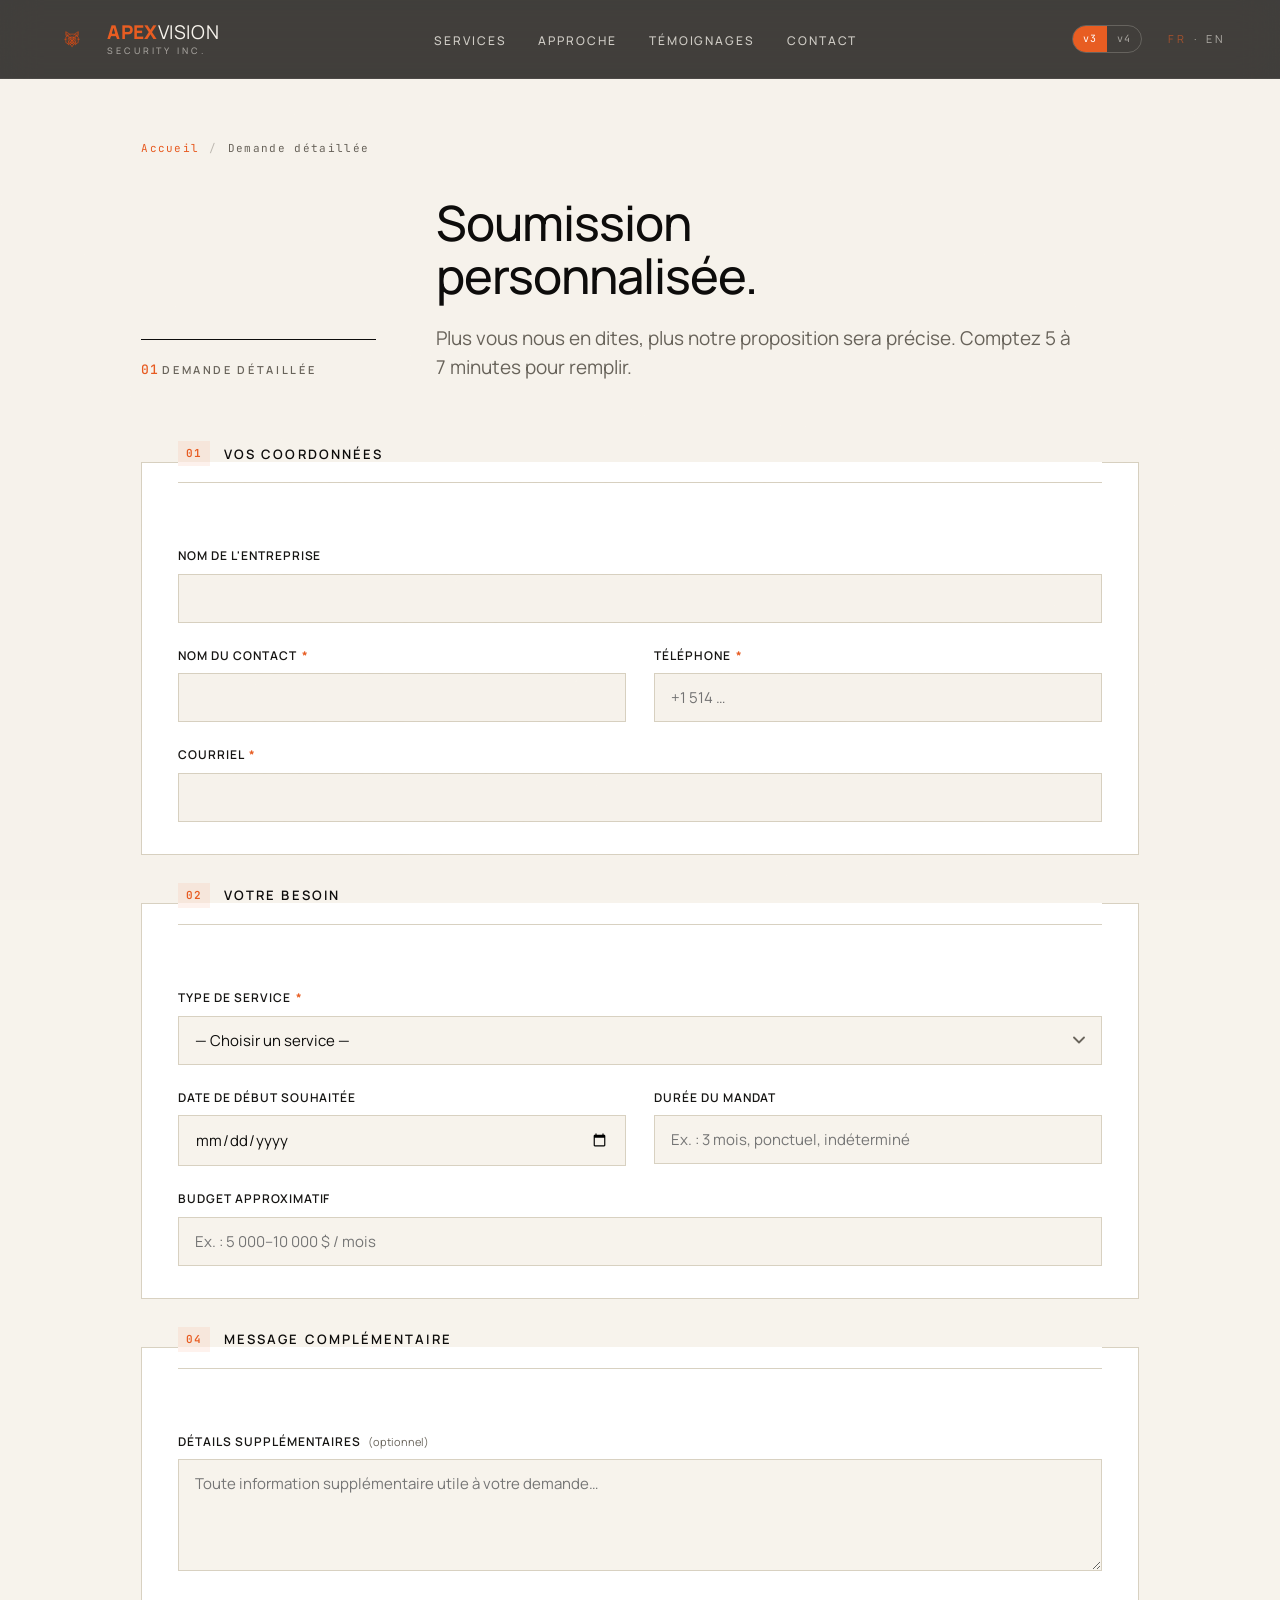
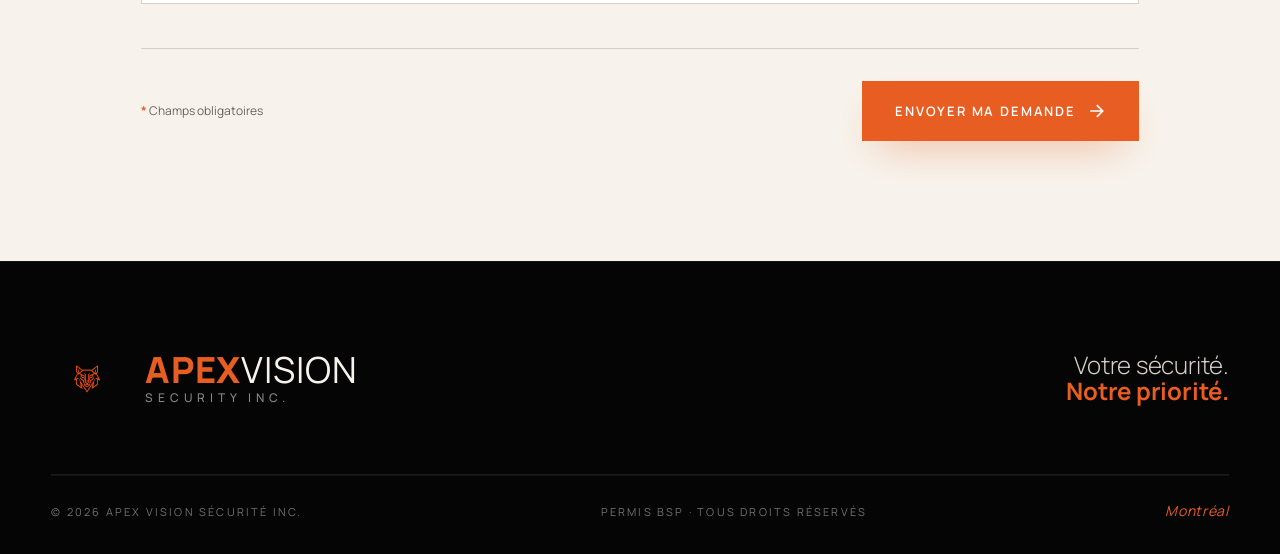
<file: demande-detaillee-v3.html>
<!DOCTYPE html>
<html lang="fr">
<head>
    <meta charset="UTF-8" />
    <meta name="viewport" content="width=device-width, initial-scale=1.0" />
    <title data-en="Detailed Request — Apex Vision Security">Demande détaillée — Apex Vision Sécurité</title>
    <meta name="description" content="Formulaire détaillé de demande de soumission — Apex Vision Sécurité Inc., Montréal." data-en="Detailed quote request form — Apex Vision Security Inc., Montréal." />
    <meta name="theme-color" content="#0b0b0c" />
    <link rel="icon" type="image/png" href="images/apex-logo-mark.png" />
    <link rel="apple-touch-icon" href="images/apex-logo-mark.png" />
    <link rel="preconnect" href="https://fonts.googleapis.com" />
    <link rel="preconnect" href="https://fonts.gstatic.com" crossorigin />
    <link href="https://fonts.googleapis.com/css2?family=Manrope:wght@200;300;400;500;600;700;800&family=JetBrains+Mono:wght@400;500&display=swap" rel="stylesheet" />
    <link rel="stylesheet" href="styles-v3.css" />
    <script src="i18n.js" defer></script>
</head>
<body>

    <a href="#main" class="skip-link">Aller au contenu principal</a>
    <div class="grain-overlay" aria-hidden="true"></div>

    <!-- HEADER -->
    <header class="site-header">
        <div class="header-inner">
            <a href="index-v3.html" class="logo" aria-label="Apex Vision Sécurité — Accueil">
                <img src="images/apex-logo-mark.png" alt="" class="logo-mark-img" aria-hidden="true" />
                <span class="logo-wordmark">
                    <span class="wordmark-row">
                        <span class="wm-apex">APEX</span><span class="wm-vision">VISION</span>
                    </span>
                    <span class="wordmark-sub">Security Inc.</span>
                </span>
            </a>

            <nav class="primary-nav" aria-label="Navigation principale" data-en-aria-label="Main navigation">
                <ul>
                    <li><a href="index-v3.html#services" data-en="Services">Services</a></li>
                    <li><a href="index-v3.html#approche" data-en="Approach">Approche</a></li>
                    <li><a href="index-v3.html#temoignages" data-en="Testimonials">Témoignages</a></li>
                    <li><a href="index-v3.html#contact" data-en="Contact">Contact</a></li>
                </ul>
            </nav>

            <div class="header-actions">
                <span class="version-pill" title="Version actuelle">
                    <a href="demande-detaillee-v3.html" class="version-active">v3</a><a href="demande-detaillee-v4.html">v4</a>
                </span>
                <span class="lang-switch"><a href="?" data-lang="fr" class="lang-active">FR</a> · <a href="?lang=en" data-lang="en">EN</a></span>
            </div>
        </div>
    </header>

    <main id="main">
        <section class="form-page">
            <div class="container">

                <nav class="form-breadcrumb" aria-label="Fil d'Ariane" data-en-aria-label="Breadcrumb">
                    <a href="index-v3.html" data-en="Home">Accueil</a>
                    <span class="crumb-sep">/</span>
                    <span aria-current="page" data-en="Detailed request">Demande détaillée</span>
                </nav>

                <header class="section-head form-head">
                    <div class="head-left">
                        <span class="section-num">01</span>
                        <span class="section-label" data-en="Detailed request">Demande détaillée</span>
                    </div>
                    <div class="head-right">
                        <h1 class="section-title" data-en="Personalized quote.">Soumission personnalisée.</h1>
                        <p class="section-kicker" data-en="The more you tell us, the more precise our proposal. Allow 5 to 7 minutes to fill out.">Plus vous nous en dites, plus notre proposition sera précise. Comptez 5 à 7 minutes pour remplir.</p>
                    </div>
                </header>

                <form class="apex-form" id="formDetaillee" data-form-type="detaillee" data-return-url="index-v3.html" novalidate>
                    <input type="hidden" name="botcheck" tabindex="-1" autocomplete="off" />

                    <fieldset class="form-fieldset">
                        <legend class="form-legend"><span class="legend-num">01</span> <span data-en="Your contact details">Vos coordonnées</span></legend>
                        <div class="form-grid">
                            <div class="form-field form-field--full">
                                <label for="entreprise" data-en="Company name">Nom de l'entreprise</label>
                                <input type="text" id="entreprise" name="entreprise" autocomplete="organization" />
                            </div>
                            <div class="form-field">
                                <label for="contact" data-en="Contact name <span class=&quot;req&quot;>*</span>">Nom du contact <span class="req" aria-label="obligatoire">*</span></label>
                                <input type="text" id="contact" name="contact" required autocomplete="name" />
                            </div>
                            <div class="form-field">
                                <label for="tel" data-en="Phone <span class=&quot;req&quot;>*</span>">Téléphone <span class="req" aria-label="obligatoire">*</span></label>
                                <input type="tel" id="tel" name="tel" required autocomplete="tel" placeholder="+1 514 …" />
                            </div>
                            <div class="form-field form-field--full">
                                <label for="email" data-en="Email <span class=&quot;req&quot;>*</span>">Courriel <span class="req" aria-label="obligatoire">*</span></label>
                                <input type="email" id="email" name="email" required autocomplete="email" />
                            </div>
                        </div>
                    </fieldset>

                    <fieldset class="form-fieldset">
                        <legend class="form-legend"><span class="legend-num">02</span> <span data-en="Your needs">Votre besoin</span></legend>
                        <div class="form-grid">
                            <div class="form-field form-field--full">
                                <label for="service" data-en="Service type <span class=&quot;req&quot;>*</span>">Type de service <span class="req" aria-label="obligatoire">*</span></label>
                                <select id="service" name="service" required>
                                    <option value="" data-en="— Choose a service —">— Choisir un service —</option>
                                    <option value="gardiennage" data-en="Guarding">Gardiennage</option>
                                    <option value="surveillance" data-en="Surveillance">Surveillance</option>
                                    <option value="evenementielle" data-en="Event security">Sécurité événementielle</option>
                                    <option value="protection" data-en="Close protection">Protection rapprochée</option>
                                    <option value="doorman" data-en="Doorman / Access control">Doorman / Contrôle d'accès</option>
                                    <option value="valet" data-en="Valet service">Service de valet</option>
                                    <option value="risques" data-en="Risk management">Gestion des risques</option>
                                    <option value="autre" data-en="Other">Autre</option>
                                </select>
                            </div>
                            <div class="form-field">
                                <label for="date-debut" data-en="Desired start date">Date de début souhaitée</label>
                                <input type="date" id="date-debut" name="date-debut" />
                            </div>
                            <div class="form-field">
                                <label for="duree" data-en="Contract duration">Durée du mandat</label>
                                <input type="text" id="duree" name="duree" placeholder="Ex.&nbsp;: 3 mois, ponctuel, indéterminé" data-en-placeholder="Ex.: 3 months, one-time, ongoing" />
                            </div>
                            <div class="form-field form-field--full">
                                <label for="budget" data-en="Approximate budget">Budget approximatif</label>
                                <input type="text" id="budget" name="budget" placeholder="Ex.&nbsp;: 5 000–10 000 $ / mois" data-en-placeholder="Ex.: $5,000–10,000 / month" />
                            </div>
                        </div>
                    </fieldset>

                    <!-- Conditional: Sécurité de site (Gardiennage + Surveillance) -->
                    <fieldset class="form-fieldset form-conditional" data-service="gardiennage surveillance">
                        <legend class="form-legend"><span class="legend-num">03</span> <span data-en="Site security">Sécurité du site</span></legend>
                        <div class="form-grid">
                            <div class="form-field form-field--full">
                                <label for="site-adresse" data-en="Site address">Adresse du site</label>
                                <input type="text" id="site-adresse" name="site-adresse" />
                            </div>
                            <div class="form-field">
                                <label for="site-type" data-en="Site type">Type de site</label>
                                <select id="site-type" name="site-type">
                                    <option value="" data-en="— Choose —">— Choisir —</option>
                                    <option data-en="Office building">Immeuble de bureau</option>
                                    <option data-en="Retail / Commercial">Commerce / Détail</option>
                                    <option data-en="Residential">Résidentiel</option>
                                    <option data-en="Industrial / Warehouse">Industriel / Entrepôt</option>
                                    <option data-en="Construction site">Chantier</option>
                                    <option data-en="Other">Autre</option>
                                </select>
                            </div>
                            <div class="form-field">
                                <label for="site-acces" data-en="Number of entries and exits">Nombre d'entrées et sorties</label>
                                <input type="number" id="site-acces" name="site-acces" min="0" />
                            </div>
                            <div class="form-field form-field--full">
                                <label for="site-sensibles" data-en="Sensitive zones">Zones sensibles</label>
                                <textarea id="site-sensibles" name="site-sensibles" rows="3"></textarea>
                            </div>
                            <div class="form-field">
                                <span class="form-pseudo-label" data-en="Existing cameras or alarms">Caméras ou alarmes existantes</span>
                                <div class="form-radios">
                                    <label><input type="radio" name="site-systemes" value="oui" /> <span data-en="Yes">Oui</span></label>
                                    <label><input type="radio" name="site-systemes" value="non" /> <span data-en="No">Non</span></label>
                                </div>
                            </div>
                            <div class="form-field">
                                <span class="form-pseudo-label" data-en="Desired monitoring">Surveillance souhaitée</span>
                                <div class="form-radios">
                                    <label><input type="radio" name="site-shift" value="jour" /> <span data-en="Day">Jour</span></label>
                                    <label><input type="radio" name="site-shift" value="nuit" /> <span data-en="Night">Nuit</span></label>
                                    <label><input type="radio" name="site-shift" value="24h" /> <span data-en="24h">24&nbsp;h</span></label>
                                </div>
                            </div>
                        </div>
                    </fieldset>

                    <!-- Conditional: Événementielle -->
                    <fieldset class="form-fieldset form-conditional" data-service="evenementielle">
                        <legend class="form-legend"><span class="legend-num">03</span> <span data-en="Event details">Détails de l'événement</span></legend>
                        <div class="form-grid">
                            <div class="form-field">
                                <label for="evt-type" data-en="Event type">Type d'événement</label>
                                <select id="evt-type" name="evt-type">
                                    <option value="" data-en="— Choose —">— Choisir —</option>
                                    <option data-en="Gala">Gala</option>
                                    <option data-en="Conference">Conférence</option>
                                    <option data-en="Product launch">Lancement de produit</option>
                                    <option data-en="Private party">Soirée privée</option>
                                    <option data-en="Festival / Concert">Festival / Concert</option>
                                    <option data-en="Wedding">Mariage</option>
                                    <option data-en="Other">Autre</option>
                                </select>
                            </div>
                            <div class="form-field">
                                <label for="evt-date" data-en="Event date">Date de l'événement</label>
                                <input type="date" id="evt-date" name="evt-date" />
                            </div>
                            <div class="form-field form-field--full">
                                <label for="evt-adresse" data-en="Address">Adresse</label>
                                <input type="text" id="evt-adresse" name="evt-adresse" />
                            </div>
                            <div class="form-field">
                                <label for="evt-participants" data-en="Number of attendees">Nombre de participants</label>
                                <input type="number" id="evt-participants" name="evt-participants" min="0" />
                            </div>
                            <div class="form-field">
                                <span class="form-pseudo-label" data-en="Venue">Lieu</span>
                                <div class="form-radios">
                                    <label><input type="radio" name="evt-lieu" value="interieur" /> <span data-en="Indoor">Intérieur</span></label>
                                    <label><input type="radio" name="evt-lieu" value="exterieur" /> <span data-en="Outdoor">Extérieur</span></label>
                                    <label><input type="radio" name="evt-lieu" value="mixte" /> <span data-en="Mixed">Mixte</span></label>
                                </div>
                            </div>
                            <div class="form-field">
                                <span class="form-pseudo-label" data-en="Alcohol served">Présence d'alcool</span>
                                <div class="form-radios">
                                    <label><input type="radio" name="evt-alcool" value="oui" /> <span data-en="Yes">Oui</span></label>
                                    <label><input type="radio" name="evt-alcool" value="non" /> <span data-en="No">Non</span></label>
                                </div>
                            </div>
                            <div class="form-field">
                                <span class="form-pseudo-label" data-en="VIP guests">Invités VIP</span>
                                <div class="form-radios">
                                    <label><input type="radio" name="evt-vip" value="oui" /> <span data-en="Yes">Oui</span></label>
                                    <label><input type="radio" name="evt-vip" value="non" /> <span data-en="No">Non</span></label>
                                </div>
                            </div>
                            <div class="form-field">
                                <span class="form-pseudo-label" data-en="Access control">Contrôle d'accès</span>
                                <div class="form-radios">
                                    <label><input type="radio" name="evt-acces" value="oui" /> <span data-en="Yes">Oui</span></label>
                                    <label><input type="radio" name="evt-acces" value="non" /> <span data-en="No">Non</span></label>
                                </div>
                            </div>
                            <div class="form-field">
                                <span class="form-pseudo-label" data-en="Crowd management">Gestion de foule</span>
                                <div class="form-radios">
                                    <label><input type="radio" name="evt-foule" value="oui" /> <span data-en="Yes">Oui</span></label>
                                    <label><input type="radio" name="evt-foule" value="non" /> <span data-en="No">Non</span></label>
                                </div>
                            </div>
                            <div class="form-field form-field--full">
                                <label for="evt-horaires" data-en="Exact schedule">Horaires exacts</label>
                                <textarea id="evt-horaires" name="evt-horaires" rows="2" placeholder="Ex.&nbsp;: Vendredi 7 mai, 18&nbsp;h – 02&nbsp;h" data-en-placeholder="Ex.: Friday May 7, 6 p.m. – 2 a.m."></textarea>
                            </div>
                        </div>
                    </fieldset>

                    <!-- Conditional: Doorman -->
                    <fieldset class="form-fieldset form-conditional" data-service="doorman">
                        <legend class="form-legend"><span class="legend-num">03</span> <span data-en="Doorman / Access control">Doorman / Contrôle d'accès</span></legend>
                        <div class="form-grid">
                            <div class="form-field">
                                <label for="door-etabl" data-en="Establishment type">Type d'établissement</label>
                                <select id="door-etabl" name="door-etabl">
                                    <option value="" data-en="— Choose —">— Choisir —</option>
                                    <option data-en="Hotel">Hôtel</option>
                                    <option data-en="Restaurant">Restaurant</option>
                                    <option data-en="Residential building">Immeuble résidentiel</option>
                                    <option data-en="Club / Bar">Club / Bar</option>
                                    <option data-en="Corporate office">Bureau corporatif</option>
                                    <option data-en="Other">Autre</option>
                                </select>
                            </div>
                            <div class="form-field">
                                <span class="form-pseudo-label" data-en="Screening">Filtrage</span>
                                <div class="form-radios">
                                    <label><input type="radio" name="door-filtrage" value="strict" /> <span data-en="Strict">Strict</span></label>
                                    <label><input type="radio" name="door-filtrage" value="standard" /> <span data-en="Standard">Standard</span></label>
                                </div>
                            </div>
                            <div class="form-field form-field--full">
                                <label for="door-clientele" data-en="Clientele profile">Profil de clientèle</label>
                                <textarea id="door-clientele" name="door-clientele" rows="3"></textarea>
                            </div>
                            <div class="form-field">
                                <span class="form-pseudo-label" data-en="Dress code">Code vestimentaire</span>
                                <div class="form-radios">
                                    <label><input type="radio" name="door-dress" value="oui" /> <span data-en="Yes">Oui</span></label>
                                    <label><input type="radio" name="door-dress" value="non" /> <span data-en="No">Non</span></label>
                                </div>
                            </div>
                            <div class="form-field">
                                <span class="form-pseudo-label" data-en="ID verification">Vérification d'identité</span>
                                <div class="form-radios">
                                    <label><input type="radio" name="door-id" value="oui" /> <span data-en="Yes">Oui</span></label>
                                    <label><input type="radio" name="door-id" value="non" /> <span data-en="No">Non</span></label>
                                </div>
                            </div>
                        </div>
                    </fieldset>

                    <!-- Conditional: Protection rapprochée -->
                    <fieldset class="form-fieldset form-conditional" data-service="protection">
                        <legend class="form-legend"><span class="legend-num">03</span> <span data-en="Close protection">Protection rapprochée</span></legend>
                        <div class="form-grid">
                            <div class="form-field">
                                <label for="prot-nombre" data-en="Number of persons to protect">Nombre de personnes à protéger</label>
                                <input type="number" id="prot-nombre" name="prot-nombre" min="1" />
                            </div>
                            <div class="form-field">
                                <label for="prot-periode" data-en="Period">Période</label>
                                <input type="text" id="prot-periode" name="prot-periode" placeholder="Ex.&nbsp;: 5 jours, continu, sporadique" data-en-placeholder="Ex.: 5 days, continuous, occasional" />
                            </div>
                            <div class="form-field form-field--full">
                                <label for="prot-lieux" data-en="Locations involved">Lieux concernés</label>
                                <textarea id="prot-lieux" name="prot-lieux" rows="2"></textarea>
                            </div>
                            <div class="form-field form-field--full">
                                <label for="prot-risques" data-en="Specific risks">Risques particuliers</label>
                                <textarea id="prot-risques" name="prot-risques" rows="3"></textarea>
                            </div>
                            <div class="form-field form-field--full">
                                <span class="form-pseudo-label" data-en="Protection profile">Profil de protection</span>
                                <div class="form-radios">
                                    <label><input type="radio" name="prot-profil" value="discrete" /> <span data-en="Discreet">Discrète</span></label>
                                    <label><input type="radio" name="prot-profil" value="visible" /> <span data-en="Visible">Visible</span></label>
                                </div>
                            </div>
                        </div>
                    </fieldset>

                    <!-- Conditional: Valet -->
                    <fieldset class="form-fieldset form-conditional" data-service="valet">
                        <legend class="form-legend"><span class="legend-num">03</span> <span data-en="Valet service">Service de valet</span></legend>
                        <div class="form-grid">
                            <div class="form-field">
                                <label for="valet-vehicules" data-en="Estimated vehicle count">Nombre de véhicules estimé</label>
                                <input type="number" id="valet-vehicules" name="valet-vehicules" min="0" />
                            </div>
                            <div class="form-field">
                                <span class="form-pseudo-label" data-en="Reserved parking">Stationnement réservé</span>
                                <div class="form-radios">
                                    <label><input type="radio" name="valet-stat" value="oui" /> <span data-en="Yes">Oui</span></label>
                                    <label><input type="radio" name="valet-stat" value="non" /> <span data-en="No">Non</span></label>
                                </div>
                            </div>
                            <div class="form-field">
                                <span class="form-pseudo-label" data-en="Parking surveillance">Surveillance du stationnement</span>
                                <div class="form-radios">
                                    <label><input type="radio" name="valet-surv" value="oui" /> <span data-en="Yes">Oui</span></label>
                                    <label><input type="radio" name="valet-surv" value="non" /> <span data-en="No">Non</span></label>
                                </div>
                            </div>
                            <div class="form-field">
                                <span class="form-pseudo-label" data-en="Key management">Gestion des clés</span>
                                <div class="form-radios">
                                    <label><input type="radio" name="valet-cles" value="oui" /> <span data-en="Yes">Oui</span></label>
                                    <label><input type="radio" name="valet-cles" value="non" /> <span data-en="No">Non</span></label>
                                </div>
                            </div>
                            <div class="form-field form-field--full">
                                <span class="form-pseudo-label" data-en="Traffic management">Gestion de la circulation</span>
                                <div class="form-radios">
                                    <label><input type="radio" name="valet-circ" value="oui" /> <span data-en="Yes">Oui</span></label>
                                    <label><input type="radio" name="valet-circ" value="non" /> <span data-en="No">Non</span></label>
                                </div>
                            </div>
                        </div>
                    </fieldset>

                    <!-- Conditional: Gestion des risques -->
                    <fieldset class="form-fieldset form-conditional" data-service="risques">
                        <legend class="form-legend"><span class="legend-num">03</span> <span data-en="Risk management">Gestion des risques</span></legend>
                        <div class="form-grid">
                            <div class="form-field form-field--full">
                                <label for="risque-incidents" data-en="Past incidents">Incidents passés</label>
                                <textarea id="risque-incidents" name="risque-incidents" rows="3"></textarea>
                            </div>
                            <div class="form-field form-field--full">
                                <label for="risque-menaces" data-en="Known threats">Menaces connues</label>
                                <textarea id="risque-menaces" name="risque-menaces" rows="3"></textarea>
                            </div>
                            <div class="form-field">
                                <span class="form-pseudo-label" data-en="Full risk analysis">Analyse complète des risques</span>
                                <div class="form-radios">
                                    <label><input type="radio" name="risque-analyse" value="oui" /> <span data-en="Yes">Oui</span></label>
                                    <label><input type="radio" name="risque-analyse" value="non" /> <span data-en="No">Non</span></label>
                                </div>
                            </div>
                            <div class="form-field">
                                <span class="form-pseudo-label" data-en="Custom security plan">Plan de sécurité personnalisé</span>
                                <div class="form-radios">
                                    <label><input type="radio" name="risque-plan" value="oui" /> <span data-en="Yes">Oui</span></label>
                                    <label><input type="radio" name="risque-plan" value="non" /> <span data-en="No">Non</span></label>
                                </div>
                            </div>
                        </div>
                    </fieldset>

                    <fieldset class="form-fieldset">
                        <legend class="form-legend"><span class="legend-num">04</span> <span data-en="Additional message">Message complémentaire</span></legend>
                        <div class="form-grid">
                            <div class="form-field form-field--full">
                                <label for="message" data-en="Additional details <span class=&quot;opt&quot;>(optional)</span>">Détails supplémentaires <span class="opt">(optionnel)</span></label>
                                <textarea id="message" name="message" rows="4" placeholder="Toute information supplémentaire utile à votre demande…" data-en-placeholder="Any additional information useful to your request…"></textarea>
                            </div>
                        </div>
                    </fieldset>

                    <div class="form-actions">
                        <p class="form-required-note" data-en="<span class=&quot;req&quot;>*</span>&nbsp;Required fields"><span class="req">*</span>&nbsp;Champs obligatoires</p>
                        <button type="submit" class="btn btn-primary btn-large">
                            <span data-en="Submit my request">Envoyer ma demande</span>
                            <svg width="20" height="20" viewBox="0 0 24 24" fill="none" stroke="currentColor" stroke-width="2"><path d="M5 12h14M13 5l7 7-7 7"/></svg>
                        </button>
                    </div>
                </form>
            </div>
        </section>
    </main>

    <footer class="site-footer">
        <div class="container">
            <div class="footer-top">
                <a href="index-v3.html" class="logo logo-footer" aria-label="Apex Vision Sécurité">
                    <img src="images/apex-logo-mark.png" alt="" class="logo-mark-img logo-mark-large" aria-hidden="true" />
                    <span class="logo-wordmark wordmark-large">
                        <span class="wordmark-row">
                            <span class="wm-apex">APEX</span><span class="wm-vision">VISION</span>
                        </span>
                        <span class="wordmark-sub">Security Inc.</span>
                    </span>
                </a>
                <p class="footer-tagline serif-italic" data-en="Your safety.<br><span class=&quot;accent&quot;>Our priority.</span>">Votre sécurité.<br /><span class="accent">Notre priorité.</span></p>
            </div>

            <div class="footer-bottom">
                <span>© 2026 Apex Vision Sécurité Inc.</span>
                <span data-en="BSP licensed · All rights reserved">Permis BSP&nbsp;·&nbsp;Tous droits réservés</span>
                <span class="footer-credit">Montréal</span>
            </div>
        </div>
    </footer>

    <script src="apex-form.js" defer></script>
</body>
</html>
</file>
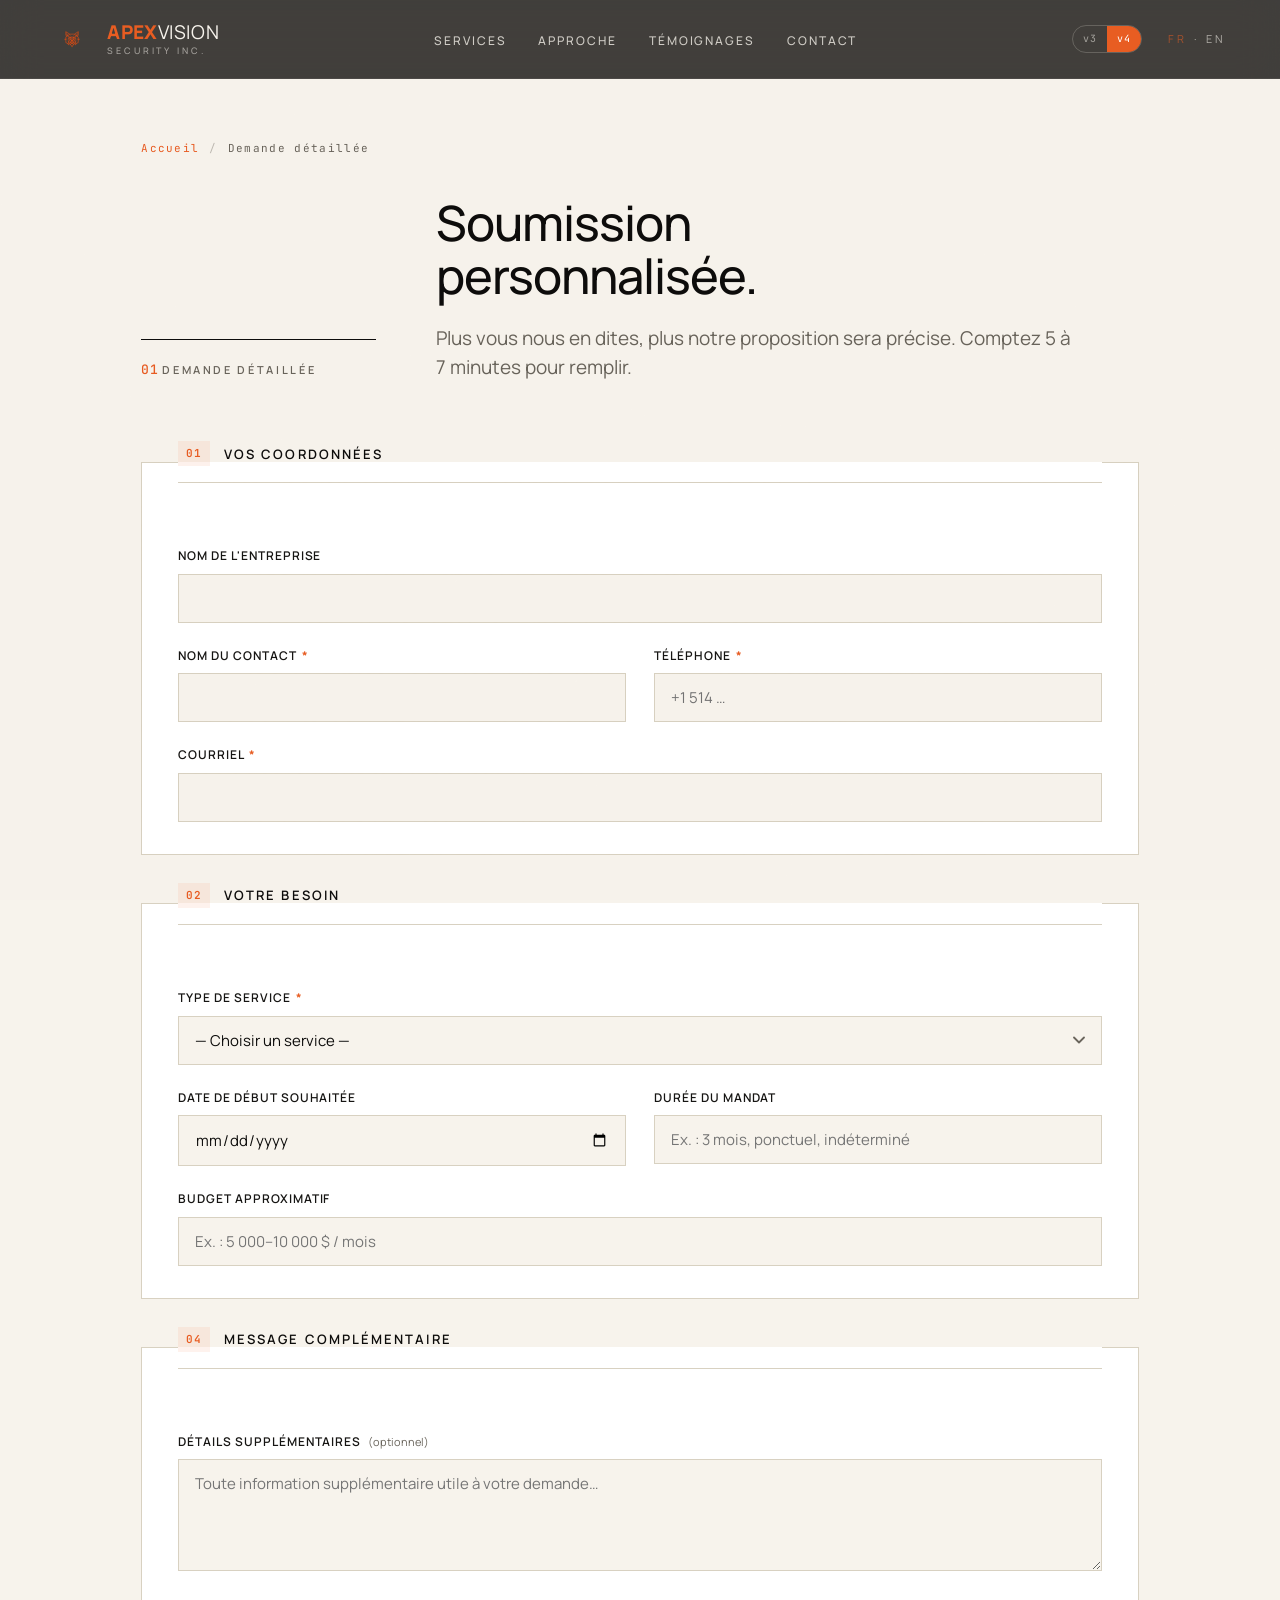
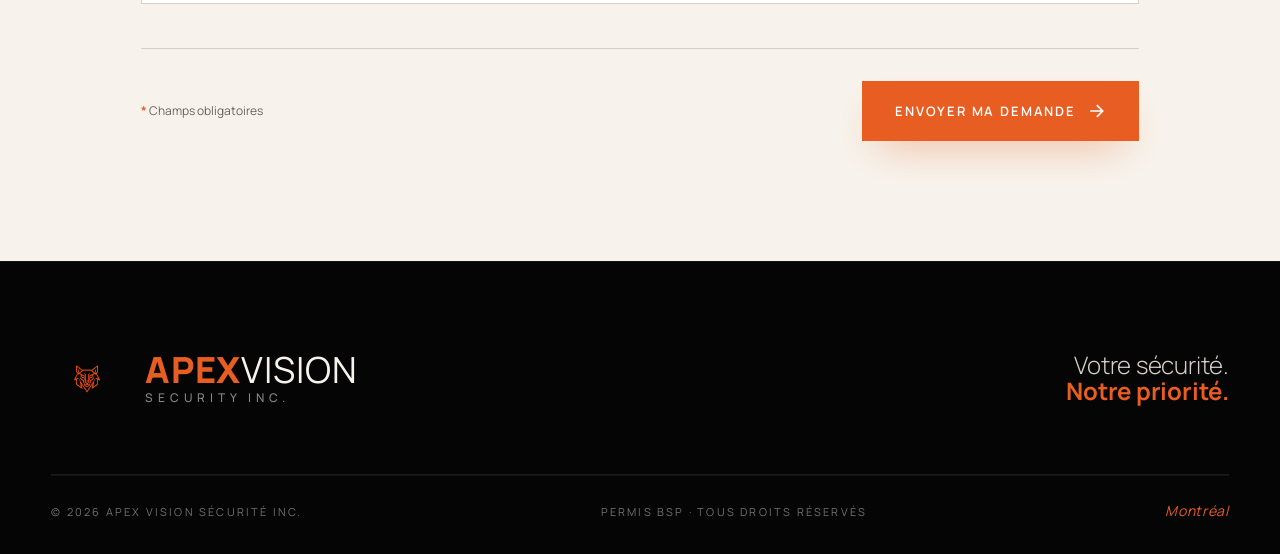
<file: demande-detaillee-v4.html>
<!DOCTYPE html>
<html lang="fr">
<head>
    <meta charset="UTF-8" />
    <meta name="viewport" content="width=device-width, initial-scale=1.0" />
    <title data-en="Detailed Request — Apex Vision Security">Demande détaillée — Apex Vision Sécurité</title>
    <meta name="description" content="Formulaire détaillé de demande de soumission — Apex Vision Sécurité Inc., Montréal." data-en="Detailed quote request form — Apex Vision Security Inc., Montréal." />
    <meta name="theme-color" content="#0b0b0c" />
    <link rel="icon" type="image/png" href="images/apex-logo-mark.png" />
    <link rel="apple-touch-icon" href="images/apex-logo-mark.png" />
    <link rel="preconnect" href="https://fonts.googleapis.com" />
    <link rel="preconnect" href="https://fonts.gstatic.com" crossorigin />
    <link href="https://fonts.googleapis.com/css2?family=Manrope:wght@200;300;400;500;600;700;800&family=JetBrains+Mono:wght@400;500&display=swap" rel="stylesheet" />
    <link rel="stylesheet" href="styles-v4.css" />
    <script src="i18n.js" defer></script>
</head>
<body>

    <a href="#main" class="skip-link">Aller au contenu principal</a>
    <div class="grain-overlay" aria-hidden="true"></div>

    <!-- HEADER -->
    <header class="site-header">
        <div class="header-inner">
            <a href="index-v4.html" class="logo" aria-label="Apex Vision Sécurité — Accueil">
                <img src="images/apex-logo-mark.png" alt="" class="logo-mark-img" aria-hidden="true" />
                <span class="logo-wordmark">
                    <span class="wordmark-row">
                        <span class="wm-apex">APEX</span><span class="wm-vision">VISION</span>
                    </span>
                    <span class="wordmark-sub">Security Inc.</span>
                </span>
            </a>

            <nav class="primary-nav" aria-label="Navigation principale" data-en-aria-label="Main navigation">
                <ul>
                    <li><a href="index-v4.html#services" data-en="Services">Services</a></li>
                    <li><a href="index-v4.html#approche" data-en="Approach">Approche</a></li>
                    <li><a href="index-v4.html#temoignages" data-en="Testimonials">Témoignages</a></li>
                    <li><a href="index-v4.html#contact" data-en="Contact">Contact</a></li>
                </ul>
            </nav>

            <div class="header-actions">
                <span class="version-pill" title="Version actuelle">
                    <a href="demande-detaillee-v3.html">v3</a><a href="demande-detaillee-v4.html" class="version-active">v4</a>
                </span>
                <span class="lang-switch"><a href="?" data-lang="fr" class="lang-active">FR</a> · <a href="?lang=en" data-lang="en">EN</a></span>
            </div>
        </div>
    </header>

    <main id="main">
        <section class="form-page">
            <div class="container">

                <nav class="form-breadcrumb" aria-label="Fil d'Ariane" data-en-aria-label="Breadcrumb">
                    <a href="index-v4.html" data-en="Home">Accueil</a>
                    <span class="crumb-sep">/</span>
                    <span aria-current="page" data-en="Detailed request">Demande détaillée</span>
                </nav>

                <header class="section-head form-head">
                    <div class="head-left">
                        <span class="section-num">01</span>
                        <span class="section-label" data-en="Detailed request">Demande détaillée</span>
                    </div>
                    <div class="head-right">
                        <h1 class="section-title" data-en="Personalized quote.">Soumission personnalisée.</h1>
                        <p class="section-kicker" data-en="The more you tell us, the more precise our proposal. Allow 5 to 7 minutes to fill out.">Plus vous nous en dites, plus notre proposition sera précise. Comptez 5 à 7 minutes pour remplir.</p>
                    </div>
                </header>

                <form class="apex-form" id="formDetaillee" data-form-type="detaillee" data-return-url="index-v4.html" novalidate>
                    <input type="hidden" name="botcheck" tabindex="-1" autocomplete="off" />

                    <fieldset class="form-fieldset">
                        <legend class="form-legend"><span class="legend-num">01</span> <span data-en="Your contact details">Vos coordonnées</span></legend>
                        <div class="form-grid">
                            <div class="form-field form-field--full">
                                <label for="entreprise" data-en="Company name">Nom de l'entreprise</label>
                                <input type="text" id="entreprise" name="entreprise" autocomplete="organization" />
                            </div>
                            <div class="form-field">
                                <label for="contact" data-en="Contact name <span class=&quot;req&quot;>*</span>">Nom du contact <span class="req" aria-label="obligatoire">*</span></label>
                                <input type="text" id="contact" name="contact" required autocomplete="name" />
                            </div>
                            <div class="form-field">
                                <label for="tel" data-en="Phone <span class=&quot;req&quot;>*</span>">Téléphone <span class="req" aria-label="obligatoire">*</span></label>
                                <input type="tel" id="tel" name="tel" required autocomplete="tel" placeholder="+1 514 …" />
                            </div>
                            <div class="form-field form-field--full">
                                <label for="email" data-en="Email <span class=&quot;req&quot;>*</span>">Courriel <span class="req" aria-label="obligatoire">*</span></label>
                                <input type="email" id="email" name="email" required autocomplete="email" />
                            </div>
                        </div>
                    </fieldset>

                    <fieldset class="form-fieldset">
                        <legend class="form-legend"><span class="legend-num">02</span> <span data-en="Your needs">Votre besoin</span></legend>
                        <div class="form-grid">
                            <div class="form-field form-field--full">
                                <label for="service" data-en="Service type <span class=&quot;req&quot;>*</span>">Type de service <span class="req" aria-label="obligatoire">*</span></label>
                                <select id="service" name="service" required>
                                    <option value="" data-en="— Choose a service —">— Choisir un service —</option>
                                    <option value="gardiennage" data-en="Guarding">Gardiennage</option>
                                    <option value="surveillance" data-en="Surveillance">Surveillance</option>
                                    <option value="evenementielle" data-en="Event security">Sécurité événementielle</option>
                                    <option value="protection" data-en="Close protection">Protection rapprochée</option>
                                    <option value="doorman" data-en="Doorman / Access control">Doorman / Contrôle d'accès</option>
                                    <option value="valet" data-en="Valet service">Service de valet</option>
                                    <option value="risques" data-en="Risk management">Gestion des risques</option>
                                    <option value="autre" data-en="Other">Autre</option>
                                </select>
                            </div>
                            <div class="form-field">
                                <label for="date-debut" data-en="Desired start date">Date de début souhaitée</label>
                                <input type="date" id="date-debut" name="date-debut" />
                            </div>
                            <div class="form-field">
                                <label for="duree" data-en="Contract duration">Durée du mandat</label>
                                <input type="text" id="duree" name="duree" placeholder="Ex.&nbsp;: 3 mois, ponctuel, indéterminé" data-en-placeholder="Ex.: 3 months, one-time, ongoing" />
                            </div>
                            <div class="form-field form-field--full">
                                <label for="budget" data-en="Approximate budget">Budget approximatif</label>
                                <input type="text" id="budget" name="budget" placeholder="Ex.&nbsp;: 5 000–10 000 $ / mois" data-en-placeholder="Ex.: $5,000–10,000 / month" />
                            </div>
                        </div>
                    </fieldset>

                    <!-- Conditional: Sécurité de site (Gardiennage + Surveillance) -->
                    <fieldset class="form-fieldset form-conditional" data-service="gardiennage surveillance">
                        <legend class="form-legend"><span class="legend-num">03</span> <span data-en="Site security">Sécurité du site</span></legend>
                        <div class="form-grid">
                            <div class="form-field form-field--full">
                                <label for="site-adresse" data-en="Site address">Adresse du site</label>
                                <input type="text" id="site-adresse" name="site-adresse" />
                            </div>
                            <div class="form-field">
                                <label for="site-type" data-en="Site type">Type de site</label>
                                <select id="site-type" name="site-type">
                                    <option value="" data-en="— Choose —">— Choisir —</option>
                                    <option data-en="Office building">Immeuble de bureau</option>
                                    <option data-en="Retail / Commercial">Commerce / Détail</option>
                                    <option data-en="Residential">Résidentiel</option>
                                    <option data-en="Industrial / Warehouse">Industriel / Entrepôt</option>
                                    <option data-en="Construction site">Chantier</option>
                                    <option data-en="Other">Autre</option>
                                </select>
                            </div>
                            <div class="form-field">
                                <label for="site-acces" data-en="Number of entries and exits">Nombre d'entrées et sorties</label>
                                <input type="number" id="site-acces" name="site-acces" min="0" />
                            </div>
                            <div class="form-field form-field--full">
                                <label for="site-sensibles" data-en="Sensitive zones">Zones sensibles</label>
                                <textarea id="site-sensibles" name="site-sensibles" rows="3"></textarea>
                            </div>
                            <div class="form-field">
                                <span class="form-pseudo-label" data-en="Existing cameras or alarms">Caméras ou alarmes existantes</span>
                                <div class="form-radios">
                                    <label><input type="radio" name="site-systemes" value="oui" /> <span data-en="Yes">Oui</span></label>
                                    <label><input type="radio" name="site-systemes" value="non" /> <span data-en="No">Non</span></label>
                                </div>
                            </div>
                            <div class="form-field">
                                <span class="form-pseudo-label" data-en="Desired monitoring">Surveillance souhaitée</span>
                                <div class="form-radios">
                                    <label><input type="radio" name="site-shift" value="jour" /> <span data-en="Day">Jour</span></label>
                                    <label><input type="radio" name="site-shift" value="nuit" /> <span data-en="Night">Nuit</span></label>
                                    <label><input type="radio" name="site-shift" value="24h" /> <span data-en="24h">24&nbsp;h</span></label>
                                </div>
                            </div>
                        </div>
                    </fieldset>

                    <!-- Conditional: Événementielle -->
                    <fieldset class="form-fieldset form-conditional" data-service="evenementielle">
                        <legend class="form-legend"><span class="legend-num">03</span> <span data-en="Event details">Détails de l'événement</span></legend>
                        <div class="form-grid">
                            <div class="form-field">
                                <label for="evt-type" data-en="Event type">Type d'événement</label>
                                <select id="evt-type" name="evt-type">
                                    <option value="" data-en="— Choose —">— Choisir —</option>
                                    <option data-en="Gala">Gala</option>
                                    <option data-en="Conference">Conférence</option>
                                    <option data-en="Product launch">Lancement de produit</option>
                                    <option data-en="Private party">Soirée privée</option>
                                    <option data-en="Festival / Concert">Festival / Concert</option>
                                    <option data-en="Wedding">Mariage</option>
                                    <option data-en="Other">Autre</option>
                                </select>
                            </div>
                            <div class="form-field">
                                <label for="evt-date" data-en="Event date">Date de l'événement</label>
                                <input type="date" id="evt-date" name="evt-date" />
                            </div>
                            <div class="form-field form-field--full">
                                <label for="evt-adresse" data-en="Address">Adresse</label>
                                <input type="text" id="evt-adresse" name="evt-adresse" />
                            </div>
                            <div class="form-field">
                                <label for="evt-participants" data-en="Number of attendees">Nombre de participants</label>
                                <input type="number" id="evt-participants" name="evt-participants" min="0" />
                            </div>
                            <div class="form-field">
                                <span class="form-pseudo-label" data-en="Venue">Lieu</span>
                                <div class="form-radios">
                                    <label><input type="radio" name="evt-lieu" value="interieur" /> <span data-en="Indoor">Intérieur</span></label>
                                    <label><input type="radio" name="evt-lieu" value="exterieur" /> <span data-en="Outdoor">Extérieur</span></label>
                                    <label><input type="radio" name="evt-lieu" value="mixte" /> <span data-en="Mixed">Mixte</span></label>
                                </div>
                            </div>
                            <div class="form-field">
                                <span class="form-pseudo-label" data-en="Alcohol served">Présence d'alcool</span>
                                <div class="form-radios">
                                    <label><input type="radio" name="evt-alcool" value="oui" /> <span data-en="Yes">Oui</span></label>
                                    <label><input type="radio" name="evt-alcool" value="non" /> <span data-en="No">Non</span></label>
                                </div>
                            </div>
                            <div class="form-field">
                                <span class="form-pseudo-label" data-en="VIP guests">Invités VIP</span>
                                <div class="form-radios">
                                    <label><input type="radio" name="evt-vip" value="oui" /> <span data-en="Yes">Oui</span></label>
                                    <label><input type="radio" name="evt-vip" value="non" /> <span data-en="No">Non</span></label>
                                </div>
                            </div>
                            <div class="form-field">
                                <span class="form-pseudo-label" data-en="Access control">Contrôle d'accès</span>
                                <div class="form-radios">
                                    <label><input type="radio" name="evt-acces" value="oui" /> <span data-en="Yes">Oui</span></label>
                                    <label><input type="radio" name="evt-acces" value="non" /> <span data-en="No">Non</span></label>
                                </div>
                            </div>
                            <div class="form-field">
                                <span class="form-pseudo-label" data-en="Crowd management">Gestion de foule</span>
                                <div class="form-radios">
                                    <label><input type="radio" name="evt-foule" value="oui" /> <span data-en="Yes">Oui</span></label>
                                    <label><input type="radio" name="evt-foule" value="non" /> <span data-en="No">Non</span></label>
                                </div>
                            </div>
                            <div class="form-field form-field--full">
                                <label for="evt-horaires" data-en="Exact schedule">Horaires exacts</label>
                                <textarea id="evt-horaires" name="evt-horaires" rows="2" placeholder="Ex.&nbsp;: Vendredi 7 mai, 18&nbsp;h – 02&nbsp;h" data-en-placeholder="Ex.: Friday May 7, 6 p.m. – 2 a.m."></textarea>
                            </div>
                        </div>
                    </fieldset>

                    <!-- Conditional: Doorman -->
                    <fieldset class="form-fieldset form-conditional" data-service="doorman">
                        <legend class="form-legend"><span class="legend-num">03</span> <span data-en="Doorman / Access control">Doorman / Contrôle d'accès</span></legend>
                        <div class="form-grid">
                            <div class="form-field">
                                <label for="door-etabl" data-en="Establishment type">Type d'établissement</label>
                                <select id="door-etabl" name="door-etabl">
                                    <option value="" data-en="— Choose —">— Choisir —</option>
                                    <option data-en="Hotel">Hôtel</option>
                                    <option data-en="Restaurant">Restaurant</option>
                                    <option data-en="Residential building">Immeuble résidentiel</option>
                                    <option data-en="Club / Bar">Club / Bar</option>
                                    <option data-en="Corporate office">Bureau corporatif</option>
                                    <option data-en="Other">Autre</option>
                                </select>
                            </div>
                            <div class="form-field">
                                <span class="form-pseudo-label" data-en="Screening">Filtrage</span>
                                <div class="form-radios">
                                    <label><input type="radio" name="door-filtrage" value="strict" /> <span data-en="Strict">Strict</span></label>
                                    <label><input type="radio" name="door-filtrage" value="standard" /> <span data-en="Standard">Standard</span></label>
                                </div>
                            </div>
                            <div class="form-field form-field--full">
                                <label for="door-clientele" data-en="Clientele profile">Profil de clientèle</label>
                                <textarea id="door-clientele" name="door-clientele" rows="3"></textarea>
                            </div>
                            <div class="form-field">
                                <span class="form-pseudo-label" data-en="Dress code">Code vestimentaire</span>
                                <div class="form-radios">
                                    <label><input type="radio" name="door-dress" value="oui" /> <span data-en="Yes">Oui</span></label>
                                    <label><input type="radio" name="door-dress" value="non" /> <span data-en="No">Non</span></label>
                                </div>
                            </div>
                            <div class="form-field">
                                <span class="form-pseudo-label" data-en="ID verification">Vérification d'identité</span>
                                <div class="form-radios">
                                    <label><input type="radio" name="door-id" value="oui" /> <span data-en="Yes">Oui</span></label>
                                    <label><input type="radio" name="door-id" value="non" /> <span data-en="No">Non</span></label>
                                </div>
                            </div>
                        </div>
                    </fieldset>

                    <!-- Conditional: Protection rapprochée -->
                    <fieldset class="form-fieldset form-conditional" data-service="protection">
                        <legend class="form-legend"><span class="legend-num">03</span> <span data-en="Close protection">Protection rapprochée</span></legend>
                        <div class="form-grid">
                            <div class="form-field">
                                <label for="prot-nombre" data-en="Number of persons to protect">Nombre de personnes à protéger</label>
                                <input type="number" id="prot-nombre" name="prot-nombre" min="1" />
                            </div>
                            <div class="form-field">
                                <label for="prot-periode" data-en="Period">Période</label>
                                <input type="text" id="prot-periode" name="prot-periode" placeholder="Ex.&nbsp;: 5 jours, continu, sporadique" data-en-placeholder="Ex.: 5 days, continuous, occasional" />
                            </div>
                            <div class="form-field form-field--full">
                                <label for="prot-lieux" data-en="Locations involved">Lieux concernés</label>
                                <textarea id="prot-lieux" name="prot-lieux" rows="2"></textarea>
                            </div>
                            <div class="form-field form-field--full">
                                <label for="prot-risques" data-en="Specific risks">Risques particuliers</label>
                                <textarea id="prot-risques" name="prot-risques" rows="3"></textarea>
                            </div>
                            <div class="form-field form-field--full">
                                <span class="form-pseudo-label" data-en="Protection profile">Profil de protection</span>
                                <div class="form-radios">
                                    <label><input type="radio" name="prot-profil" value="discrete" /> <span data-en="Discreet">Discrète</span></label>
                                    <label><input type="radio" name="prot-profil" value="visible" /> <span data-en="Visible">Visible</span></label>
                                </div>
                            </div>
                        </div>
                    </fieldset>

                    <!-- Conditional: Valet -->
                    <fieldset class="form-fieldset form-conditional" data-service="valet">
                        <legend class="form-legend"><span class="legend-num">03</span> <span data-en="Valet service">Service de valet</span></legend>
                        <div class="form-grid">
                            <div class="form-field">
                                <label for="valet-vehicules" data-en="Estimated vehicle count">Nombre de véhicules estimé</label>
                                <input type="number" id="valet-vehicules" name="valet-vehicules" min="0" />
                            </div>
                            <div class="form-field">
                                <span class="form-pseudo-label" data-en="Reserved parking">Stationnement réservé</span>
                                <div class="form-radios">
                                    <label><input type="radio" name="valet-stat" value="oui" /> <span data-en="Yes">Oui</span></label>
                                    <label><input type="radio" name="valet-stat" value="non" /> <span data-en="No">Non</span></label>
                                </div>
                            </div>
                            <div class="form-field">
                                <span class="form-pseudo-label" data-en="Parking surveillance">Surveillance du stationnement</span>
                                <div class="form-radios">
                                    <label><input type="radio" name="valet-surv" value="oui" /> <span data-en="Yes">Oui</span></label>
                                    <label><input type="radio" name="valet-surv" value="non" /> <span data-en="No">Non</span></label>
                                </div>
                            </div>
                            <div class="form-field">
                                <span class="form-pseudo-label" data-en="Key management">Gestion des clés</span>
                                <div class="form-radios">
                                    <label><input type="radio" name="valet-cles" value="oui" /> <span data-en="Yes">Oui</span></label>
                                    <label><input type="radio" name="valet-cles" value="non" /> <span data-en="No">Non</span></label>
                                </div>
                            </div>
                            <div class="form-field form-field--full">
                                <span class="form-pseudo-label" data-en="Traffic management">Gestion de la circulation</span>
                                <div class="form-radios">
                                    <label><input type="radio" name="valet-circ" value="oui" /> <span data-en="Yes">Oui</span></label>
                                    <label><input type="radio" name="valet-circ" value="non" /> <span data-en="No">Non</span></label>
                                </div>
                            </div>
                        </div>
                    </fieldset>

                    <!-- Conditional: Gestion des risques -->
                    <fieldset class="form-fieldset form-conditional" data-service="risques">
                        <legend class="form-legend"><span class="legend-num">03</span> <span data-en="Risk management">Gestion des risques</span></legend>
                        <div class="form-grid">
                            <div class="form-field form-field--full">
                                <label for="risque-incidents" data-en="Past incidents">Incidents passés</label>
                                <textarea id="risque-incidents" name="risque-incidents" rows="3"></textarea>
                            </div>
                            <div class="form-field form-field--full">
                                <label for="risque-menaces" data-en="Known threats">Menaces connues</label>
                                <textarea id="risque-menaces" name="risque-menaces" rows="3"></textarea>
                            </div>
                            <div class="form-field">
                                <span class="form-pseudo-label" data-en="Full risk analysis">Analyse complète des risques</span>
                                <div class="form-radios">
                                    <label><input type="radio" name="risque-analyse" value="oui" /> <span data-en="Yes">Oui</span></label>
                                    <label><input type="radio" name="risque-analyse" value="non" /> <span data-en="No">Non</span></label>
                                </div>
                            </div>
                            <div class="form-field">
                                <span class="form-pseudo-label" data-en="Custom security plan">Plan de sécurité personnalisé</span>
                                <div class="form-radios">
                                    <label><input type="radio" name="risque-plan" value="oui" /> <span data-en="Yes">Oui</span></label>
                                    <label><input type="radio" name="risque-plan" value="non" /> <span data-en="No">Non</span></label>
                                </div>
                            </div>
                        </div>
                    </fieldset>

                    <fieldset class="form-fieldset">
                        <legend class="form-legend"><span class="legend-num">04</span> <span data-en="Additional message">Message complémentaire</span></legend>
                        <div class="form-grid">
                            <div class="form-field form-field--full">
                                <label for="message" data-en="Additional details <span class=&quot;opt&quot;>(optional)</span>">Détails supplémentaires <span class="opt">(optionnel)</span></label>
                                <textarea id="message" name="message" rows="4" placeholder="Toute information supplémentaire utile à votre demande…" data-en-placeholder="Any additional information useful to your request…"></textarea>
                            </div>
                        </div>
                    </fieldset>

                    <div class="form-actions">
                        <p class="form-required-note" data-en="<span class=&quot;req&quot;>*</span>&nbsp;Required fields"><span class="req">*</span>&nbsp;Champs obligatoires</p>
                        <button type="submit" class="btn btn-primary btn-large">
                            <span data-en="Submit my request">Envoyer ma demande</span>
                            <svg width="20" height="20" viewBox="0 0 24 24" fill="none" stroke="currentColor" stroke-width="2"><path d="M5 12h14M13 5l7 7-7 7"/></svg>
                        </button>
                    </div>
                </form>
            </div>
        </section>
    </main>

    <footer class="site-footer">
        <div class="container">
            <div class="footer-top">
                <a href="index-v4.html" class="logo logo-footer" aria-label="Apex Vision Sécurité">
                    <img src="images/apex-logo-mark.png" alt="" class="logo-mark-img logo-mark-large" aria-hidden="true" />
                    <span class="logo-wordmark wordmark-large">
                        <span class="wordmark-row">
                            <span class="wm-apex">APEX</span><span class="wm-vision">VISION</span>
                        </span>
                        <span class="wordmark-sub">Security Inc.</span>
                    </span>
                </a>
                <p class="footer-tagline serif-italic" data-en="Your safety.<br><span class=&quot;accent&quot;>Our priority.</span>">Votre sécurité.<br /><span class="accent">Notre priorité.</span></p>
            </div>

            <div class="footer-bottom">
                <span>© 2026 Apex Vision Sécurité Inc.</span>
                <span data-en="BSP licensed · All rights reserved">Permis BSP&nbsp;·&nbsp;Tous droits réservés</span>
                <span class="footer-credit">Montréal</span>
            </div>
        </div>
    </footer>

    <script src="apex-form.js" defer></script>
</body>
</html>
</file>
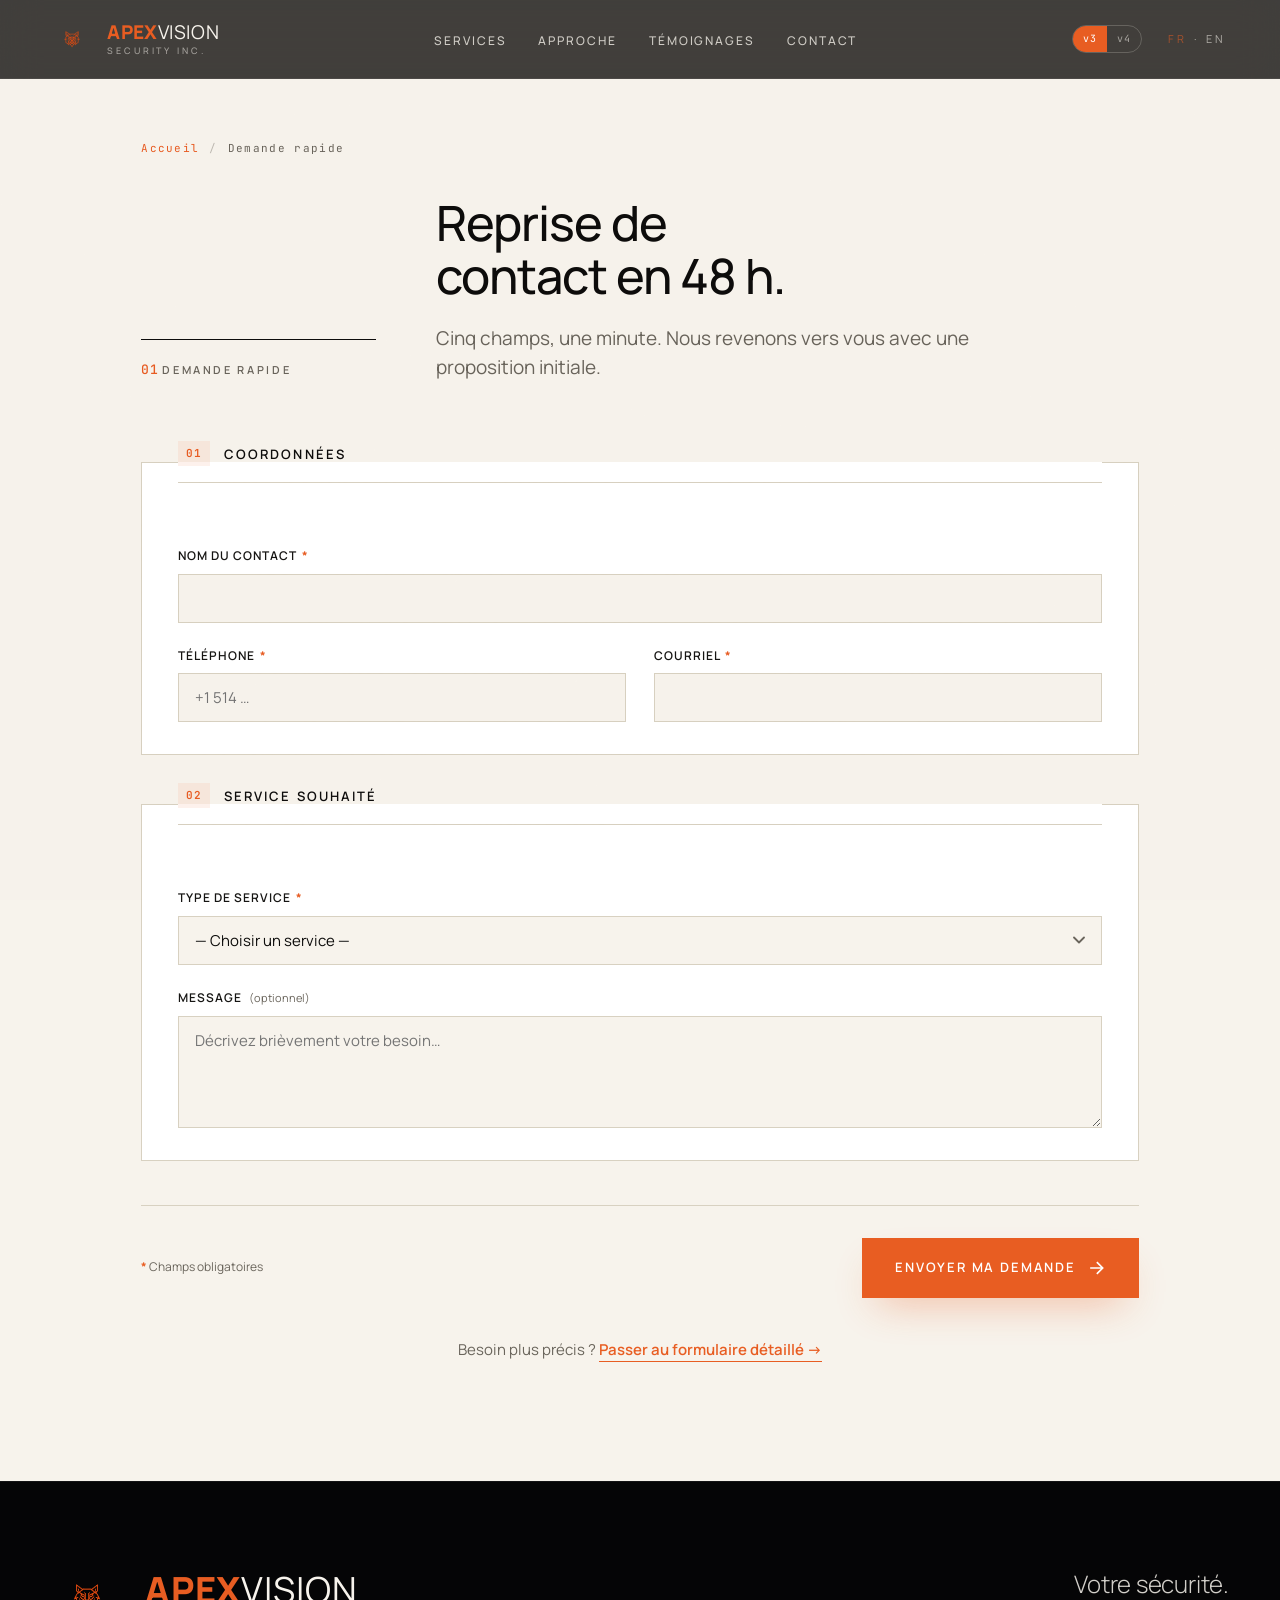
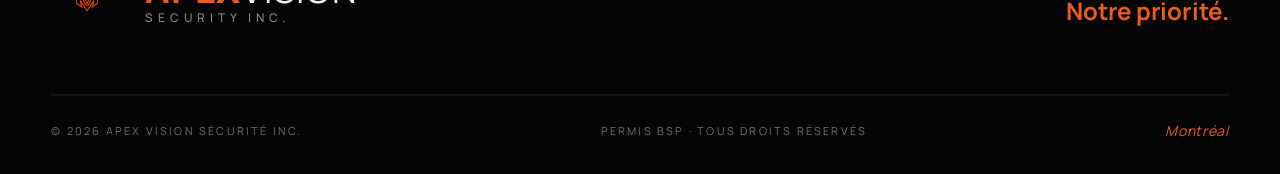
<file: demande-rapide-v3.html>
<!DOCTYPE html>
<html lang="fr">
<head>
    <meta charset="UTF-8" />
    <meta name="viewport" content="width=device-width, initial-scale=1.0" />
    <title data-en="Quick Request — Apex Vision Security">Demande rapide — Apex Vision Sécurité</title>
    <meta name="description" content="Formulaire rapide de demande de soumission — Apex Vision Sécurité Inc., Montréal." data-en="Quick quote request form — Apex Vision Security Inc., Montréal." />
    <meta name="theme-color" content="#0b0b0c" />
    <link rel="icon" type="image/png" href="images/apex-logo-mark.png" />
    <link rel="apple-touch-icon" href="images/apex-logo-mark.png" />
    <link rel="preconnect" href="https://fonts.googleapis.com" />
    <link rel="preconnect" href="https://fonts.gstatic.com" crossorigin />
    <link href="https://fonts.googleapis.com/css2?family=Manrope:wght@200;300;400;500;600;700;800&family=JetBrains+Mono:wght@400;500&display=swap" rel="stylesheet" />
    <link rel="stylesheet" href="styles-v3.css" />
    <script src="i18n.js" defer></script>
</head>
<body>

    <a href="#main" class="skip-link">Aller au contenu principal</a>
    <div class="grain-overlay" aria-hidden="true"></div>

    <header class="site-header">
        <div class="header-inner">
            <a href="index-v3.html" class="logo" aria-label="Apex Vision Sécurité — Accueil">
                <img src="images/apex-logo-mark.png" alt="" class="logo-mark-img" aria-hidden="true" />
                <span class="logo-wordmark">
                    <span class="wordmark-row">
                        <span class="wm-apex">APEX</span><span class="wm-vision">VISION</span>
                    </span>
                    <span class="wordmark-sub">Security Inc.</span>
                </span>
            </a>

            <nav class="primary-nav" aria-label="Navigation principale" data-en-aria-label="Main navigation">
                <ul>
                    <li><a href="index-v3.html#services" data-en="Services">Services</a></li>
                    <li><a href="index-v3.html#approche" data-en="Approach">Approche</a></li>
                    <li><a href="index-v3.html#temoignages" data-en="Testimonials">Témoignages</a></li>
                    <li><a href="index-v3.html#contact" data-en="Contact">Contact</a></li>
                </ul>
            </nav>

            <div class="header-actions">
                <span class="version-pill" title="Version actuelle">
                    <a href="demande-rapide-v3.html" class="version-active">v3</a><a href="demande-rapide-v4.html">v4</a>
                </span>
                <span class="lang-switch"><a href="?" data-lang="fr" class="lang-active">FR</a> · <a href="?lang=en" data-lang="en">EN</a></span>
            </div>
        </div>
    </header>

    <main id="main">
        <section class="form-page form-page--narrow">
            <div class="container">

                <nav class="form-breadcrumb" aria-label="Fil d'Ariane" data-en-aria-label="Breadcrumb">
                    <a href="index-v3.html" data-en="Home">Accueil</a>
                    <span class="crumb-sep">/</span>
                    <span aria-current="page" data-en="Quick request">Demande rapide</span>
                </nav>

                <header class="section-head form-head">
                    <div class="head-left">
                        <span class="section-num">01</span>
                        <span class="section-label" data-en="Quick request">Demande rapide</span>
                    </div>
                    <div class="head-right">
                        <h1 class="section-title" data-en="We'll get back to you within 48&nbsp;h.">Reprise de contact en 48&nbsp;h.</h1>
                        <p class="section-kicker" data-en="Five fields, one minute. We'll respond with an initial proposal.">Cinq champs, une minute. Nous revenons vers vous avec une proposition initiale.</p>
                    </div>
                </header>

                <form class="apex-form" id="formRapide" data-form-type="rapide" data-return-url="index-v3.html" novalidate>
                    <input type="hidden" name="botcheck" tabindex="-1" autocomplete="off" />

                    <fieldset class="form-fieldset">
                        <legend class="form-legend"><span class="legend-num">01</span> <span data-en="Contact details">Coordonnées</span></legend>
                        <div class="form-grid">
                            <div class="form-field form-field--full">
                                <label for="contact" data-en="Contact name <span class=&quot;req&quot;>*</span>">Nom du contact <span class="req" aria-label="obligatoire">*</span></label>
                                <input type="text" id="contact" name="contact" required autocomplete="name" />
                            </div>
                            <div class="form-field">
                                <label for="tel" data-en="Phone <span class=&quot;req&quot;>*</span>">Téléphone <span class="req" aria-label="obligatoire">*</span></label>
                                <input type="tel" id="tel" name="tel" required autocomplete="tel" placeholder="+1 514 …" />
                            </div>
                            <div class="form-field">
                                <label for="email" data-en="Email <span class=&quot;req&quot;>*</span>">Courriel <span class="req" aria-label="obligatoire">*</span></label>
                                <input type="email" id="email" name="email" required autocomplete="email" />
                            </div>
                        </div>
                    </fieldset>

                    <fieldset class="form-fieldset">
                        <legend class="form-legend"><span class="legend-num">02</span> <span data-en="Service requested">Service souhaité</span></legend>
                        <div class="form-grid">
                            <div class="form-field form-field--full">
                                <label for="service" data-en="Service type <span class=&quot;req&quot;>*</span>">Type de service <span class="req" aria-label="obligatoire">*</span></label>
                                <select id="service" name="service" required>
                                    <option value="" data-en="— Choose a service —">— Choisir un service —</option>
                                    <option value="gardiennage" data-en="Guarding">Gardiennage</option>
                                    <option value="surveillance" data-en="Surveillance">Surveillance</option>
                                    <option value="evenementielle" data-en="Event security">Sécurité événementielle</option>
                                    <option value="protection" data-en="Close protection">Protection rapprochée</option>
                                    <option value="doorman" data-en="Doorman / Access control">Doorman / Contrôle d'accès</option>
                                    <option value="valet" data-en="Valet service">Service de valet</option>
                                    <option value="risques" data-en="Risk management">Gestion des risques</option>
                                    <option value="autre" data-en="Other">Autre</option>
                                </select>
                            </div>
                            <div class="form-field form-field--full">
                                <label for="message" data-en="Message <span class=&quot;opt&quot;>(optional)</span>">Message <span class="opt">(optionnel)</span></label>
                                <textarea id="message" name="message" rows="4" placeholder="Décrivez brièvement votre besoin…" data-en-placeholder="Briefly describe your need…"></textarea>
                            </div>
                        </div>
                    </fieldset>

                    <div class="form-actions">
                        <p class="form-required-note" data-en="<span class=&quot;req&quot;>*</span>&nbsp;Required fields"><span class="req">*</span>&nbsp;Champs obligatoires</p>
                        <button type="submit" class="btn btn-primary btn-large">
                            <span data-en="Submit my request">Envoyer ma demande</span>
                            <svg width="20" height="20" viewBox="0 0 24 24" fill="none" stroke="currentColor" stroke-width="2"><path d="M5 12h14M13 5l7 7-7 7"/></svg>
                        </button>
                    </div>
                </form>

                <p class="form-switch" data-en="Need more details? <a href=&quot;demande-detaillee-v3.html&quot;>Switch to detailed form →</a>">
                    Besoin plus précis ? <a href="demande-detaillee-v3.html">Passer au formulaire détaillé →</a>
                </p>
            </div>
        </section>
    </main>

    <footer class="site-footer">
        <div class="container">
            <div class="footer-top">
                <a href="index-v3.html" class="logo logo-footer" aria-label="Apex Vision Sécurité">
                    <img src="images/apex-logo-mark.png" alt="" class="logo-mark-img logo-mark-large" aria-hidden="true" />
                    <span class="logo-wordmark wordmark-large">
                        <span class="wordmark-row">
                            <span class="wm-apex">APEX</span><span class="wm-vision">VISION</span>
                        </span>
                        <span class="wordmark-sub">Security Inc.</span>
                    </span>
                </a>
                <p class="footer-tagline serif-italic" data-en="Your safety.<br><span class=&quot;accent&quot;>Our priority.</span>">Votre sécurité.<br /><span class="accent">Notre priorité.</span></p>
            </div>

            <div class="footer-bottom">
                <span>© 2026 Apex Vision Sécurité Inc.</span>
                <span data-en="BSP licensed · All rights reserved">Permis BSP&nbsp;·&nbsp;Tous droits réservés</span>
                <span class="footer-credit">Montréal</span>
            </div>
        </div>
    </footer>

    <script src="apex-form.js" defer></script>
</body>
</html>
</file>
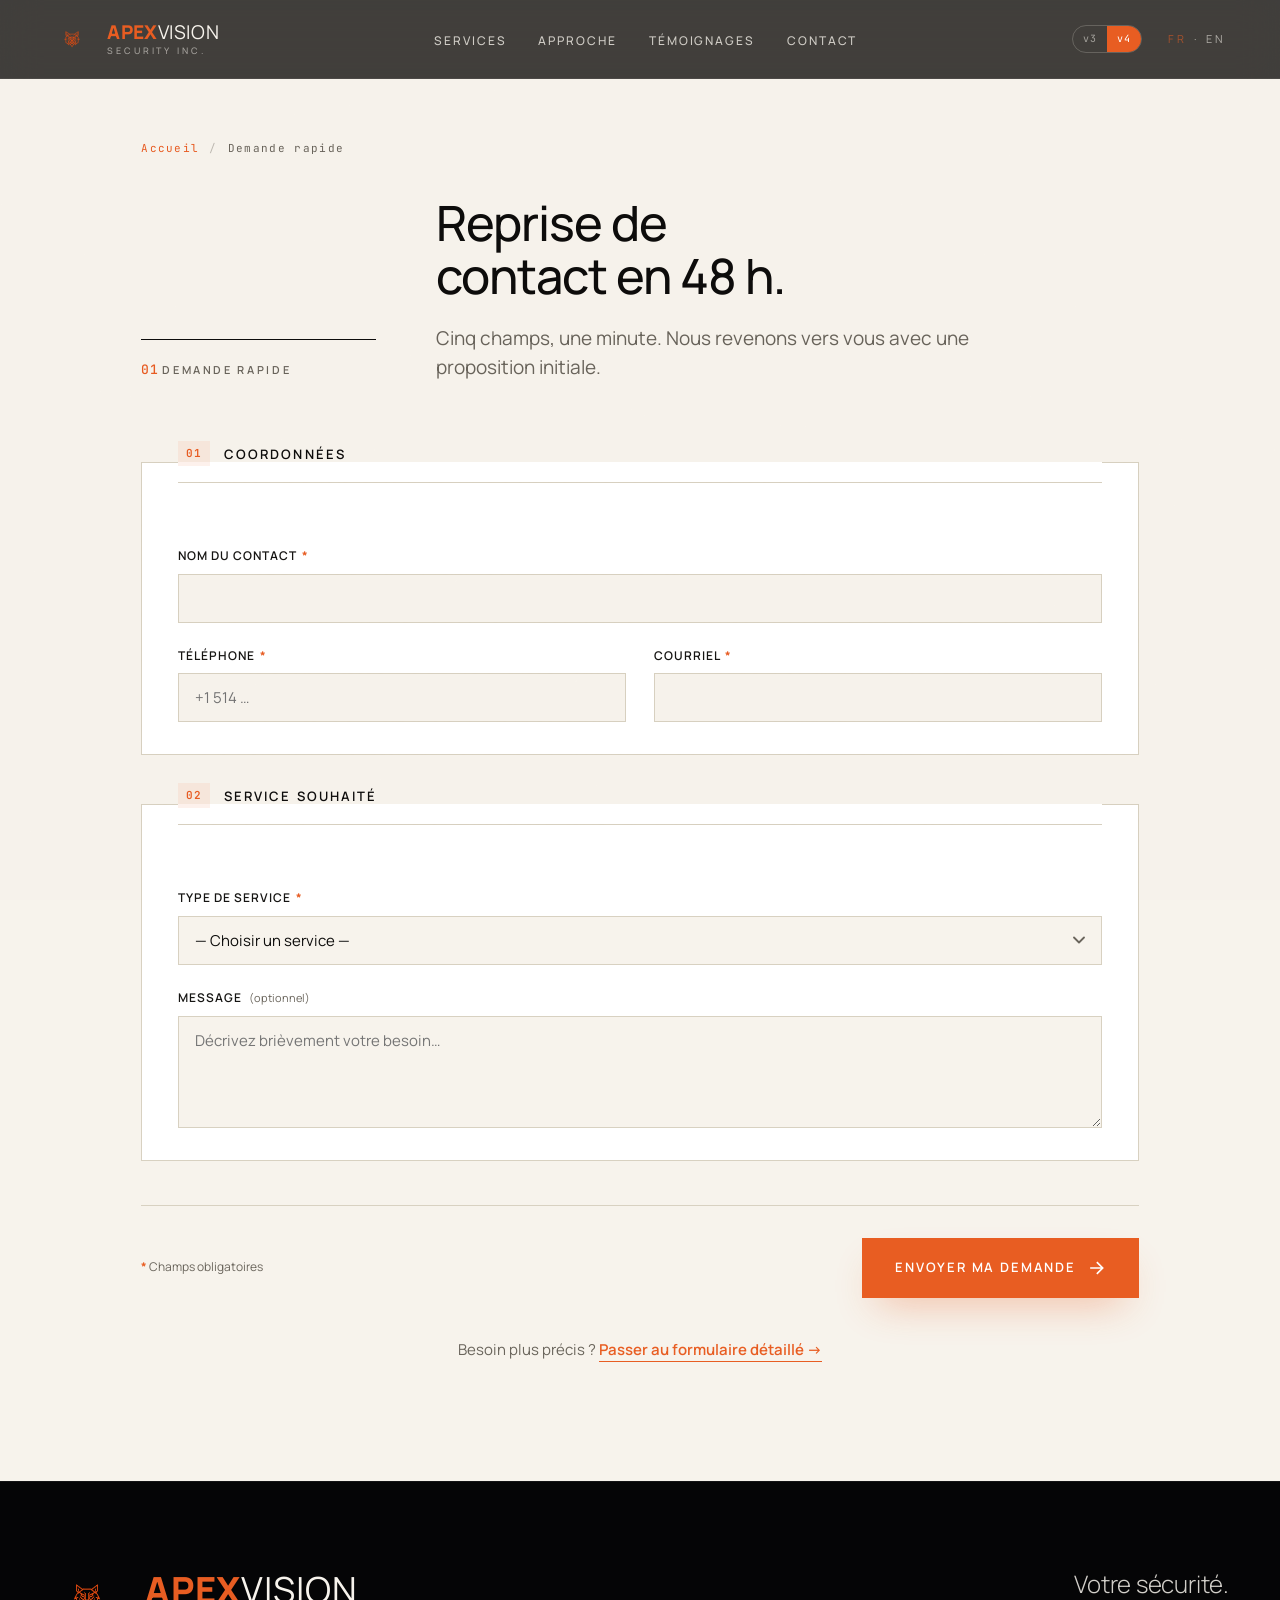
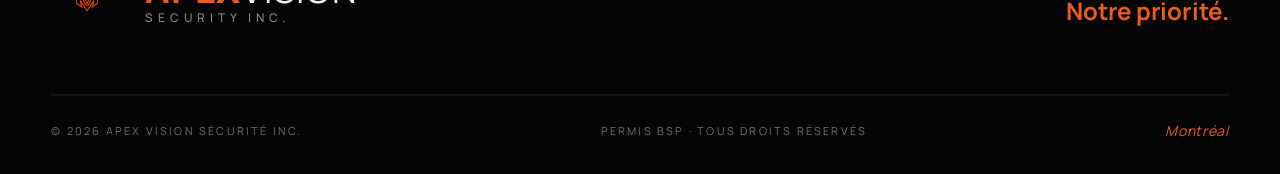
<file: demande-rapide-v4.html>
<!DOCTYPE html>
<html lang="fr">
<head>
    <meta charset="UTF-8" />
    <meta name="viewport" content="width=device-width, initial-scale=1.0" />
    <title data-en="Quick Request — Apex Vision Security">Demande rapide — Apex Vision Sécurité</title>
    <meta name="description" content="Formulaire rapide de demande de soumission — Apex Vision Sécurité Inc., Montréal." data-en="Quick quote request form — Apex Vision Security Inc., Montréal." />
    <meta name="theme-color" content="#0b0b0c" />
    <link rel="icon" type="image/png" href="images/apex-logo-mark.png" />
    <link rel="apple-touch-icon" href="images/apex-logo-mark.png" />
    <link rel="preconnect" href="https://fonts.googleapis.com" />
    <link rel="preconnect" href="https://fonts.gstatic.com" crossorigin />
    <link href="https://fonts.googleapis.com/css2?family=Manrope:wght@200;300;400;500;600;700;800&family=JetBrains+Mono:wght@400;500&display=swap" rel="stylesheet" />
    <link rel="stylesheet" href="styles-v4.css" />
    <script src="i18n.js" defer></script>
</head>
<body>

    <a href="#main" class="skip-link">Aller au contenu principal</a>
    <div class="grain-overlay" aria-hidden="true"></div>

    <header class="site-header">
        <div class="header-inner">
            <a href="index-v4.html" class="logo" aria-label="Apex Vision Sécurité — Accueil">
                <img src="images/apex-logo-mark.png" alt="" class="logo-mark-img" aria-hidden="true" />
                <span class="logo-wordmark">
                    <span class="wordmark-row">
                        <span class="wm-apex">APEX</span><span class="wm-vision">VISION</span>
                    </span>
                    <span class="wordmark-sub">Security Inc.</span>
                </span>
            </a>

            <nav class="primary-nav" aria-label="Navigation principale" data-en-aria-label="Main navigation">
                <ul>
                    <li><a href="index-v4.html#services" data-en="Services">Services</a></li>
                    <li><a href="index-v4.html#approche" data-en="Approach">Approche</a></li>
                    <li><a href="index-v4.html#temoignages" data-en="Testimonials">Témoignages</a></li>
                    <li><a href="index-v4.html#contact" data-en="Contact">Contact</a></li>
                </ul>
            </nav>

            <div class="header-actions">
                <span class="version-pill" title="Version actuelle">
                    <a href="demande-rapide-v3.html">v3</a><a href="demande-rapide-v4.html" class="version-active">v4</a>
                </span>
                <span class="lang-switch"><a href="?" data-lang="fr" class="lang-active">FR</a> · <a href="?lang=en" data-lang="en">EN</a></span>
            </div>
        </div>
    </header>

    <main id="main">
        <section class="form-page form-page--narrow">
            <div class="container">

                <nav class="form-breadcrumb" aria-label="Fil d'Ariane" data-en-aria-label="Breadcrumb">
                    <a href="index-v4.html" data-en="Home">Accueil</a>
                    <span class="crumb-sep">/</span>
                    <span aria-current="page" data-en="Quick request">Demande rapide</span>
                </nav>

                <header class="section-head form-head">
                    <div class="head-left">
                        <span class="section-num">01</span>
                        <span class="section-label" data-en="Quick request">Demande rapide</span>
                    </div>
                    <div class="head-right">
                        <h1 class="section-title" data-en="We'll get back to you within 48&nbsp;h.">Reprise de contact en 48&nbsp;h.</h1>
                        <p class="section-kicker" data-en="Five fields, one minute. We'll respond with an initial proposal.">Cinq champs, une minute. Nous revenons vers vous avec une proposition initiale.</p>
                    </div>
                </header>

                <form class="apex-form" id="formRapide" data-form-type="rapide" data-return-url="index-v4.html" novalidate>
                    <input type="hidden" name="botcheck" tabindex="-1" autocomplete="off" />

                    <fieldset class="form-fieldset">
                        <legend class="form-legend"><span class="legend-num">01</span> <span data-en="Contact details">Coordonnées</span></legend>
                        <div class="form-grid">
                            <div class="form-field form-field--full">
                                <label for="contact" data-en="Contact name <span class=&quot;req&quot;>*</span>">Nom du contact <span class="req" aria-label="obligatoire">*</span></label>
                                <input type="text" id="contact" name="contact" required autocomplete="name" />
                            </div>
                            <div class="form-field">
                                <label for="tel" data-en="Phone <span class=&quot;req&quot;>*</span>">Téléphone <span class="req" aria-label="obligatoire">*</span></label>
                                <input type="tel" id="tel" name="tel" required autocomplete="tel" placeholder="+1 514 …" />
                            </div>
                            <div class="form-field">
                                <label for="email" data-en="Email <span class=&quot;req&quot;>*</span>">Courriel <span class="req" aria-label="obligatoire">*</span></label>
                                <input type="email" id="email" name="email" required autocomplete="email" />
                            </div>
                        </div>
                    </fieldset>

                    <fieldset class="form-fieldset">
                        <legend class="form-legend"><span class="legend-num">02</span> <span data-en="Service requested">Service souhaité</span></legend>
                        <div class="form-grid">
                            <div class="form-field form-field--full">
                                <label for="service" data-en="Service type <span class=&quot;req&quot;>*</span>">Type de service <span class="req" aria-label="obligatoire">*</span></label>
                                <select id="service" name="service" required>
                                    <option value="" data-en="— Choose a service —">— Choisir un service —</option>
                                    <option value="gardiennage" data-en="Guarding">Gardiennage</option>
                                    <option value="surveillance" data-en="Surveillance">Surveillance</option>
                                    <option value="evenementielle" data-en="Event security">Sécurité événementielle</option>
                                    <option value="protection" data-en="Close protection">Protection rapprochée</option>
                                    <option value="doorman" data-en="Doorman / Access control">Doorman / Contrôle d'accès</option>
                                    <option value="valet" data-en="Valet service">Service de valet</option>
                                    <option value="risques" data-en="Risk management">Gestion des risques</option>
                                    <option value="autre" data-en="Other">Autre</option>
                                </select>
                            </div>
                            <div class="form-field form-field--full">
                                <label for="message" data-en="Message <span class=&quot;opt&quot;>(optional)</span>">Message <span class="opt">(optionnel)</span></label>
                                <textarea id="message" name="message" rows="4" placeholder="Décrivez brièvement votre besoin…" data-en-placeholder="Briefly describe your need…"></textarea>
                            </div>
                        </div>
                    </fieldset>

                    <div class="form-actions">
                        <p class="form-required-note" data-en="<span class=&quot;req&quot;>*</span>&nbsp;Required fields"><span class="req">*</span>&nbsp;Champs obligatoires</p>
                        <button type="submit" class="btn btn-primary btn-large">
                            <span data-en="Submit my request">Envoyer ma demande</span>
                            <svg width="20" height="20" viewBox="0 0 24 24" fill="none" stroke="currentColor" stroke-width="2"><path d="M5 12h14M13 5l7 7-7 7"/></svg>
                        </button>
                    </div>
                </form>

                <p class="form-switch" data-en="Need more details? <a href=&quot;demande-detaillee-v4.html&quot;>Switch to detailed form →</a>">
                    Besoin plus précis ? <a href="demande-detaillee-v4.html">Passer au formulaire détaillé →</a>
                </p>
            </div>
        </section>
    </main>

    <footer class="site-footer">
        <div class="container">
            <div class="footer-top">
                <a href="index-v4.html" class="logo logo-footer" aria-label="Apex Vision Sécurité">
                    <img src="images/apex-logo-mark.png" alt="" class="logo-mark-img logo-mark-large" aria-hidden="true" />
                    <span class="logo-wordmark wordmark-large">
                        <span class="wordmark-row">
                            <span class="wm-apex">APEX</span><span class="wm-vision">VISION</span>
                        </span>
                        <span class="wordmark-sub">Security Inc.</span>
                    </span>
                </a>
                <p class="footer-tagline serif-italic" data-en="Your safety.<br><span class=&quot;accent&quot;>Our priority.</span>">Votre sécurité.<br /><span class="accent">Notre priorité.</span></p>
            </div>

            <div class="footer-bottom">
                <span>© 2026 Apex Vision Sécurité Inc.</span>
                <span data-en="BSP licensed · All rights reserved">Permis BSP&nbsp;·&nbsp;Tous droits réservés</span>
                <span class="footer-credit">Montréal</span>
            </div>
        </div>
    </footer>

    <script src="apex-form.js" defer></script>
</body>
</html>
</file>
<file: styles-v3.css>
/* =========================================================
   APEX VISION v3 — Corporate Sans (Garda / AEE direction)
   Neutral Manrope typography, Montréal imagery,
   no editorial italics, professional B2B feel
   ========================================================= */

:root {
    /* Warm-tinted ink scale (single hue family, no cool/warm mixing) */
    --ink: #0d0c0b;
    --ink-2: #161513;
    --ink-3: #21201d;
    --ink-4: #2c2a26;
    --paper: #f7f3ec;
    --paper-2: #ede7dc;
    --paper-3: #e3dcce;
    --line: #2a2823;
    --line-soft: #d8d1c1;
    --muted: #8a857a;
    --muted-dark: #6a655c;

    /* Brand orange — slightly desaturated from #f26522 for premium feel */
    --orange: #e85d22;
    --orange-deep: #c84a14;
    --orange-soft: #ff7a40;
    --orange-glow: rgba(232, 93, 34, 0.4);
    --gold: #b8935a;
    --silver: #b8b3a8;

    /* Tinted shadows that share the surface hue */
    --shadow-warm-sm: 0 2px 12px -4px rgba(45, 30, 20, 0.08);
    --shadow-warm-md: 0 20px 40px -20px rgba(45, 30, 20, 0.18);
    --shadow-warm-lg: 0 40px 80px -30px rgba(45, 30, 20, 0.25);
    --shadow-orange: 0 18px 40px -16px rgba(232, 93, 34, 0.45);
    --shadow-dark: 0 30px 60px -25px rgba(0, 0, 0, 0.6);

    /* v3 — single neutral sans for everything (Garda/AEE direction) */
    --serif: "Manrope", -apple-system, BlinkMacSystemFont, "Segoe UI", sans-serif;
    --serif-soft: "Manrope", -apple-system, BlinkMacSystemFont, "Segoe UI", sans-serif;
    --sans: "Manrope", -apple-system, BlinkMacSystemFont, "Segoe UI", sans-serif;
    --mono: "JetBrains Mono", "SF Mono", Menlo, Consolas, monospace;

    --container: 1320px;
    --gutter: clamp(20px, 4vw, 64px);

    /* Z-index scale */
    --z-grain: 1;
    --z-content: 2;
    --z-header: 50;
    --z-skip: 100;

    /* Easing */
    --ease-spring: cubic-bezier(0.34, 1.56, 0.64, 1);
    --ease-out: cubic-bezier(0.16, 1, 0.3, 1);
}

* { box-sizing: border-box; margin: 0; padding: 0; }

html { scroll-behavior: smooth; -webkit-text-size-adjust: 100%; }

body {
    font-family: var(--sans);
    font-weight: 400;
    color: var(--ink);
    background: var(--paper);
    line-height: 1.55;
    font-size: 16px;
    -webkit-font-smoothing: antialiased;
    -moz-osx-font-smoothing: grayscale;
    overflow-x: hidden;
    font-feature-settings: "ss01", "cv01";
    text-rendering: optimizeLegibility;
}

img { max-width: 100%; display: block; }

a { color: inherit; text-decoration: none; }

p {
    text-wrap: pretty;
}

/* Focus rings — visible only for keyboard users */
:focus-visible {
    outline: 2px solid var(--orange);
    outline-offset: 3px;
    border-radius: 2px;
}
button:focus-visible, a:focus-visible {
    outline-offset: 4px;
}

/* Skip-to-content link for keyboard users */
.skip-link {
    position: absolute;
    top: -100px;
    left: 16px;
    z-index: var(--z-skip);
    background: var(--ink);
    color: var(--paper);
    padding: 12px 20px;
    font-size: 12px;
    letter-spacing: 0.16em;
    text-transform: uppercase;
    font-weight: 600;
    border: 1px solid var(--orange);
    transition: top .2s var(--ease-out);
}
.skip-link:focus {
    top: 16px;
    outline: none;
}

/* Grain texture overlay — adds premium analog feel */
.grain-overlay {
    position: fixed;
    inset: 0;
    pointer-events: none;
    z-index: var(--z-grain);
    opacity: 0.045;
    mix-blend-mode: overlay;
    background-image: url("data:image/svg+xml;utf8,<svg viewBox='0 0 200 200' xmlns='http://www.w3.org/2000/svg'><filter id='n'><feTurbulence type='fractalNoise' baseFrequency='0.9' numOctaves='3' stitchTiles='stitch'/><feColorMatrix values='0 0 0 0 0  0 0 0 0 0  0 0 0 0 0  0 0 0 0.9 0'/></filter><rect width='100%25' height='100%25' filter='url(%23n)'/></svg>");
}

/* Tabular figures for stats and numbers */
.stat-figure, .meta-value, .section-num, .cta-contact dd {
    font-variant-numeric: tabular-nums;
    font-feature-settings: "tnum";
}

/* Selection */
::selection {
    background: var(--orange);
    color: var(--paper);
}

.container {
    width: 100%;
    max-width: var(--container);
    margin: 0 auto;
    padding: 0 var(--gutter);
}

/* =========================================================
   HEADER / NAV
   ========================================================= */
.site-header {
    position: fixed;
    top: 0; left: 0; right: 0;
    z-index: var(--z-header);
    background: rgba(13, 12, 11, 0.78);
    backdrop-filter: blur(18px) saturate(160%);
    -webkit-backdrop-filter: blur(18px) saturate(160%);
    border-bottom: 1px solid rgba(247, 243, 236, 0.06);
}

.header-inner {
    max-width: var(--container);
    margin: 0 auto;
    padding: 16px var(--gutter);
    display: grid;
    grid-template-columns: auto 1fr auto;
    align-items: center;
    gap: 40px;
    color: var(--paper);
    min-height: 78px;
}

.logo {
    display: inline-flex;
    align-items: center;
    gap: 14px;
    color: var(--paper);
    transition: opacity .25s var(--ease-out);
}
.logo:hover { opacity: 0.85; }

.logo-mark-img {
    width: 42px;
    height: 42px;
    object-fit: contain;
    display: block;
}
.logo-mark-large {
    width: 72px;
    height: 72px;
}

.logo-wordmark {
    display: inline-flex;
    flex-direction: column;
    line-height: 1;
    gap: 4px;
}
.wordmark-row {
    display: inline-flex;
    align-items: baseline;
    gap: 0;
    font-family: var(--sans);
    font-size: 19px;
    font-weight: 800;
    letter-spacing: 0.02em;
    line-height: 1;
}
.wm-apex { color: var(--orange); }
.wm-vision { color: var(--paper); font-weight: 300; letter-spacing: 0.03em; }
.wordmark-sub {
    font-family: var(--sans);
    font-size: 9px;
    letter-spacing: 0.32em;
    text-transform: uppercase;
    color: rgba(247, 243, 236, 0.55);
    font-weight: 500;
}

.wordmark-large .wordmark-row { font-size: 36px; }
.wordmark-large .wordmark-sub { font-size: 12px; letter-spacing: 0.4em; }
.logo-footer { gap: 22px; }

.primary-nav ul {
    list-style: none;
    display: flex;
    gap: 32px;
    justify-content: center;
}
.primary-nav a {
    font-size: 12px;
    letter-spacing: 0.16em;
    text-transform: uppercase;
    font-weight: 500;
    opacity: 0.78;
    transition: opacity .2s, color .2s;
    position: relative;
    padding: 6px 0;
}
.primary-nav a::after {
    content: "";
    position: absolute; left: 0; right: 0; bottom: 0;
    height: 1px;
    background: var(--orange);
    transform: scaleX(0);
    transform-origin: left;
    transition: transform .3s ease;
}
.primary-nav a:hover { opacity: 1; }
.primary-nav a:hover::after { transform: scaleX(1); }

.header-actions {
    display: flex;
    align-items: center;
    gap: 22px;
}
.lang-switch {
    font-size: 11px;
    letter-spacing: 0.2em;
    text-transform: uppercase;
    opacity: 0.6;
}
.lang-switch a { padding: 0 4px; }
.lang-active { color: var(--orange); opacity: 1; }

.version-pill {
    display: inline-flex;
    border: 1px solid rgba(247, 243, 236, 0.2);
    border-radius: 999px;
    overflow: hidden;
    font-family: var(--mono);
    font-size: 10px;
    letter-spacing: 0.1em;
}
.version-pill a {
    padding: 5px 10px;
    color: rgba(247, 243, 236, 0.55);
    transition: all .2s ease;
}
.version-pill a:hover {
    color: var(--paper);
    background: rgba(247, 243, 236, 0.05);
}
.version-pill .version-active {
    background: var(--orange);
    color: #fff;
}

/* =========================================================
   BUTTONS
   ========================================================= */
.btn {
    display: inline-flex;
    align-items: center;
    gap: 10px;
    padding: 13px 22px;
    font-family: var(--sans);
    font-size: 12px;
    letter-spacing: 0.16em;
    text-transform: uppercase;
    font-weight: 600;
    border: 1px solid transparent;
    cursor: pointer;
    transition: all .3s ease;
    line-height: 1;
    white-space: nowrap;
}
.btn-primary {
    background: var(--orange);
    color: #fff;
    border-color: var(--orange);
    box-shadow: var(--shadow-orange);
}
.btn-primary:hover {
    background: var(--orange-deep);
    border-color: var(--orange-deep);
    transform: translateY(-2px);
    box-shadow: 0 22px 50px -14px rgba(232, 93, 34, 0.6);
}
.btn-primary:active {
    transform: translateY(0) scale(0.98);
    box-shadow: 0 6px 18px -8px rgba(232, 93, 34, 0.5);
}
.btn-ghost {
    background: transparent;
    color: var(--paper);
    border-color: rgba(255,255,255,0.25);
}
.btn-ghost:hover {
    border-color: var(--orange);
    color: var(--orange);
    background: rgba(232, 93, 34, 0.08);
}
.btn-ghost:active {
    transform: scale(0.98);
}
.btn-large {
    padding: 19px 32px;
    font-size: 13px;
}

.btn-text {
    display: inline-flex;
    align-items: center;
    font-family: var(--serif);
    font-style: italic;
    font-size: 16px;
    color: var(--ink);
    border-bottom: 1px solid currentColor;
    padding-bottom: 2px;
    transition: color .2s, transform .2s;
}
.btn-text:hover { color: var(--orange); }
.btn-text-large { font-size: 18px; }

.link-arrow {
    display: inline-flex;
    align-items: center;
    gap: 8px;
    font-size: 11px;
    letter-spacing: 0.18em;
    text-transform: uppercase;
    font-weight: 600;
    color: var(--orange);
    margin-top: 18px;
}
.link-arrow span { transition: transform .25s ease; }
.link-arrow:hover span { transform: translateX(4px); }

/* =========================================================
   HERO
   ========================================================= */
.hero {
    position: relative;
    min-height: 100vh;
    min-height: 100dvh;
    color: var(--paper);
    overflow: hidden;
    padding-top: 90px;
    background: #060607;
}

.hero-bg {
    position: absolute;
    inset: 0;
    background: #0a0a0c;
    z-index: 0;
    overflow: hidden;
}
.hero-photo {
    position: absolute;
    inset: 0;
    width: 100%;
    height: 100%;
    object-fit: cover;
    object-position: center 25%;
    filter: brightness(0.55) contrast(1.05) saturate(0.9);
}
.hero-veil {
    position: absolute;
    inset: 0;
    background:
        radial-gradient(ellipse at 25% 60%, rgba(10,10,12,0.85) 0%, rgba(10,10,12,0.4) 50%, transparent 80%),
        linear-gradient(135deg, rgba(10,10,12,0.7) 0%, transparent 40%, rgba(10,10,12,0.65) 100%),
        radial-gradient(ellipse at 75% 30%, rgba(242,101,34,0.18) 0%, transparent 55%);
    pointer-events: none;
}
.hero-veil::before {
    content: "";
    position: absolute; inset: 0;
    background-image:
        linear-gradient(to right, rgba(255,255,255,0.025) 1px, transparent 1px),
        linear-gradient(to bottom, rgba(255,255,255,0.025) 1px, transparent 1px);
    background-size: 80px 80px;
    opacity: 0.4;
    mask-image: radial-gradient(ellipse at center, black 20%, transparent 75%);
}

.hero-grid {
    position: relative;
    z-index: 2;
    max-width: var(--container);
    margin: 0 auto;
    padding: 60px var(--gutter) 100px;
    display: grid;
    grid-template-columns: 1fr 1fr;
    grid-template-rows: auto 1fr auto auto;
    gap: 40px 60px;
    min-height: calc(100vh - 90px);
}

.hero-eyebrow {
    grid-column: 1 / -1;
    display: flex;
    align-items: center;
    gap: 18px;
    font-size: 11px;
    letter-spacing: 0.28em;
    text-transform: uppercase;
    color: rgba(250,247,242,0.55);
}
.rule {
    display: inline-block;
    width: 70px;
    height: 1px;
    background: var(--orange);
}

.hero-headline {
    grid-column: 1 / -1;
    align-self: center;
    margin-top: 20px;
}
.hero-headline h1 {
    font-family: var(--serif);
    font-weight: 400;
    line-height: 0.92;
    font-size: clamp(56px, 11vw, 180px);
    letter-spacing: -0.035em;
    display: flex;
    flex-direction: column;
    gap: 0;
    text-wrap: balance;
}
.serif-light { font-weight: 300; font-style: italic; opacity: 0.92; }
.serif-bold { font-weight: 800; }
.serif-italic { font-style: italic; }
.accent { color: var(--orange); }

.hero-headline span { display: block; }
.hero-headline span:nth-child(1) { margin-left: 0; }
.hero-headline span:nth-child(2) { margin-left: 0.15em; }
.hero-headline span:nth-child(3) { margin-left: 1em; opacity: 0.85; }
.hero-headline span:nth-child(4) { margin-left: 0.6em; }

.hero-meta {
    grid-column: 2 / 3;
    grid-row: 3 / 4;
    align-self: end;
    max-width: 360px;
    margin-left: auto;
    border-left: 1px solid rgba(255,255,255,0.15);
    padding-left: 24px;
}
.meta-label {
    font-size: 10px;
    letter-spacing: 0.28em;
    text-transform: uppercase;
    color: var(--orange);
    margin-bottom: 8px;
}
.meta-value {
    font-family: var(--serif);
    font-size: 42px;
    font-weight: 300;
    line-height: 1;
    margin-bottom: 14px;
}
.meta-value strong { font-weight: 700; color: var(--paper); }
.meta-divider {
    display: block;
    width: 40px; height: 1px;
    background: rgba(255,255,255,0.25);
    margin: 14px 0;
}
.meta-fine {
    font-family: var(--serif-soft);
    font-style: italic;
    font-size: 16px;
    line-height: 1.5;
    color: rgba(250,247,242,0.7);
}

.hero-cta {
    grid-column: 1 / 2;
    grid-row: 3 / 4;
    align-self: end;
    display: flex;
    align-items: center;
    gap: 28px;
    flex-wrap: wrap;
}
.hero-cta .btn-text { color: var(--paper); }
.hero-cta .btn-text:hover { color: var(--orange); }

.hero-credit {
    grid-column: 1 / -1;
    display: flex;
    justify-content: space-between;
    align-items: baseline;
    padding-top: 24px;
    border-top: 1px solid rgba(255,255,255,0.1);
    font-size: 11px;
    letter-spacing: 0.22em;
    text-transform: uppercase;
    color: rgba(250,247,242,0.5);
}

.scroll-cue {
    position: absolute;
    bottom: 30px;
    left: 50%;
    transform: translateX(-50%);
    z-index: 3;
    display: flex;
    flex-direction: column;
    align-items: center;
    gap: 10px;
    font-size: 10px;
    letter-spacing: 0.3em;
    text-transform: uppercase;
    color: rgba(250,247,242,0.4);
}
.cue-line {
    width: 1px;
    height: 40px;
    background: linear-gradient(180deg, var(--orange), transparent);
    animation: cue 2s ease-in-out infinite;
}
@keyframes cue {
    0%, 100% { transform: scaleY(1); transform-origin: top; opacity: 1; }
    50% { transform: scaleY(0.4); transform-origin: top; opacity: 0.5; }
}

/* =========================================================
   BRAND MARK BAND — official logo showcase on cream
   ========================================================= */
.brand-band {
    background: var(--paper);
    padding: 70px 0 60px;
    border-bottom: 1px solid var(--line-soft);
    position: relative;
    overflow: hidden;
}
.brand-band::before {
    content: "";
    position: absolute;
    inset: 0;
    background:
        radial-gradient(ellipse at center, rgba(232, 93, 34, 0.04) 0%, transparent 60%);
    pointer-events: none;
}
.brand-band-inner {
    display: flex;
    flex-direction: column;
    align-items: center;
    text-align: center;
    gap: 28px;
    position: relative;
}
.brand-band-eyebrow,
.brand-band-tagline {
    font-family: var(--sans);
    font-size: 10px;
    letter-spacing: 0.36em;
    text-transform: uppercase;
    color: var(--muted-dark);
    font-weight: 500;
    display: inline-flex;
    align-items: center;
    gap: 18px;
}
.brand-band-eyebrow::before,
.brand-band-eyebrow::after,
.brand-band-tagline::before,
.brand-band-tagline::after {
    content: "";
    width: 40px; height: 1px;
    background: var(--line-soft);
}
.brand-band-logo {
    max-width: 460px;
    width: 70%;
    height: auto;
    display: block;
    margin: 0 auto;
}

/* =========================================================
   TICKER
   ========================================================= */
.ticker {
    background: var(--ink);
    color: var(--paper);
    padding: 18px 0;
    overflow: hidden;
    border-top: 1px solid rgba(255,255,255,0.05);
    border-bottom: 1px solid rgba(255,255,255,0.05);
}
.ticker-track {
    display: flex;
    align-items: center;
    gap: 40px;
    white-space: nowrap;
    animation: ticker 40s linear infinite;
    font-family: var(--serif);
    font-style: italic;
    font-size: 22px;
    font-weight: 400;
}
.ticker-track .dot {
    color: var(--orange);
    font-size: 8px;
}
@keyframes ticker {
    from { transform: translateX(0); }
    to { transform: translateX(-50%); }
}

/* =========================================================
   EDITORIAL INTRO
   ========================================================= */
.editorial-intro {
    background: var(--paper);
    padding: clamp(80px, 12vw, 160px) 0;
}
.intro-grid {
    display: grid;
    grid-template-columns: 1fr 5fr 2fr;
    gap: 60px;
    align-items: start;
}
.intro-number {
    border-top: 1px solid var(--ink);
    padding-top: 16px;
    display: flex;
    flex-direction: column;
    gap: 6px;
}
.section-num {
    font-family: var(--serif);
    font-style: italic;
    font-size: 22px;
    font-weight: 500;
}
.section-label {
    font-size: 10px;
    letter-spacing: 0.28em;
    text-transform: uppercase;
    color: var(--muted-dark);
}

.intro-body { max-width: 760px; }
.lede {
    font-family: var(--serif);
    font-weight: 400;
    font-size: clamp(22px, 2.4vw, 32px);
    line-height: 1.35;
    margin-bottom: 28px;
    color: var(--ink);
}
.lede em { color: var(--orange); font-style: italic; }
.intro-body p:not(.lede) {
    font-family: var(--serif-soft);
    font-size: 19px;
    line-height: 1.6;
    color: var(--ink-2);
    max-width: 60ch;
}
.dropcap {
    float: left;
    font-family: var(--serif);
    font-weight: 800;
    font-size: 88px;
    line-height: 0.85;
    padding: 8px 14px 0 0;
    color: var(--orange);
}

.intro-stats {
    display: flex;
    flex-direction: column;
    gap: 28px;
    border-left: 2px solid var(--orange);
    padding-left: 28px;
}
.stat {
    display: flex;
    flex-direction: column;
    gap: 4px;
}
.stat-figure {
    font-family: var(--serif);
    font-size: 44px;
    font-weight: 700;
    line-height: 1;
    color: var(--ink);
}
.stat-label {
    font-size: 11px;
    letter-spacing: 0.18em;
    text-transform: uppercase;
    color: var(--muted-dark);
}

/* =========================================================
   SECTION HEAD (shared)
   ========================================================= */
.section-head {
    display: grid;
    grid-template-columns: 1fr 3fr;
    gap: 60px;
    margin-bottom: 80px;
    align-items: end;
}
.head-left {
    border-top: 1px solid var(--ink);
    padding-top: 16px;
}
.section-title {
    font-family: var(--serif);
    font-weight: 400;
    font-size: clamp(38px, 5vw, 68px);
    line-height: 1.02;
    letter-spacing: -0.025em;
    max-width: 18ch;
    text-wrap: balance;
}
.section-title em {
    font-style: italic;
    color: var(--orange);
    font-weight: 400;
}
.section-kicker {
    font-family: var(--serif-soft);
    font-style: italic;
    font-size: 19px;
    margin-top: 22px;
    max-width: 54ch;
    color: var(--muted-dark);
    line-height: 1.5;
}

/* =========================================================
   SERVICES
   ========================================================= */
.services {
    padding: clamp(80px, 12vw, 160px) 0;
    background: var(--paper);
    border-top: 1px solid var(--line-soft);
}

.service-grid {
    display: grid;
    grid-template-columns: repeat(6, 1fr);
    gap: 24px;
}
.service-card {
    grid-column: span 2;
    background: #fff;
    padding: 44px 34px 38px;
    border: 1px solid var(--line-soft);
    display: flex;
    flex-direction: column;
    transition: transform .4s var(--ease-out), box-shadow .4s var(--ease-out), border-color .35s ease;
    position: relative;
    overflow: hidden;
}
.service-card::before {
    content: "";
    position: absolute;
    top: 0; left: 0; right: 0;
    height: 1px;
    background: linear-gradient(90deg, transparent, var(--orange), transparent);
    transform: scaleX(0);
    transition: transform .5s var(--ease-out);
    transform-origin: left;
}
.service-card:hover {
    transform: translateY(-6px);
    box-shadow: var(--shadow-warm-md);
    border-color: var(--orange);
}
.service-card:hover::before {
    transform: scaleX(1);
}

.service-card--feature {
    grid-column: span 6;
    display: grid;
    grid-template-columns: 1.1fr 1fr;
    gap: 0;
    padding: 0;
    background: var(--ink);
    color: var(--paper);
    border-color: var(--ink);
    min-height: 480px;
}
.service-card--feature:hover { border-color: var(--orange); }
.service-image {
    position: relative;
    overflow: hidden;
    background: #1a1a1d;
    min-height: 100%;
}
.service-image img {
    position: absolute;
    inset: 0;
    width: 100%;
    height: 100%;
    object-fit: cover;
    filter: brightness(0.7) contrast(1.05) saturate(0.85);
    transition: transform .8s ease;
}
.service-card--feature:hover .service-image img {
    transform: scale(1.04);
}
.service-image::before {
    content: "";
    position: absolute; inset: 0;
    background:
        linear-gradient(180deg, transparent 0%, transparent 60%, rgba(11,11,12,0.85) 100%),
        linear-gradient(90deg, rgba(11,11,12,0.4) 0%, transparent 50%);
    z-index: 1;
    pointer-events: none;
}
.img-caption {
    position: absolute;
    bottom: 22px; left: 28px;
    z-index: 2;
    font-family: var(--sans);
    font-size: 10px;
    letter-spacing: 0.32em;
    text-transform: uppercase;
    color: rgba(250,247,242,0.7);
    font-weight: 500;
}
.img-caption::before {
    content: "";
    display: inline-block;
    width: 28px; height: 1px;
    background: var(--orange);
    vertical-align: middle;
    margin-right: 10px;
}
.service-image.img-fallback {
    background:
        radial-gradient(circle at 30% 40%, rgba(242,101,34,0.25) 0%, transparent 40%),
        linear-gradient(135deg, #1a1a1d 0%, #2a2520 50%, #0f0f10 100%);
}
.service-card--feature .service-body {
    padding: 56px 48px;
    display: flex;
    flex-direction: column;
    justify-content: center;
}

.service-tag {
    font-size: 10px;
    letter-spacing: 0.3em;
    text-transform: uppercase;
    color: var(--orange);
    font-weight: 600;
    margin-bottom: 22px;
}
.service-title {
    font-family: var(--serif);
    font-weight: 500;
    font-size: 30px;
    line-height: 1.1;
    margin-bottom: 16px;
    letter-spacing: -0.01em;
}
.service-card--feature .service-title {
    font-size: 44px;
    font-weight: 400;
}
.service-card p {
    font-family: var(--serif-soft);
    font-size: 17px;
    line-height: 1.55;
    color: var(--muted-dark);
    flex-grow: 1;
}
.service-card--feature p {
    color: rgba(250,247,242,0.7);
    font-size: 19px;
}

.service-card--dark {
    grid-column: span 3;
    background: var(--ink);
    color: var(--paper);
    border-color: var(--ink);
}
.service-card--dark p { color: rgba(250,247,242,0.65); }

.service-card--accent {
    grid-column: span 3;
    background: linear-gradient(135deg, #2a1810 0%, #1a1a1d 100%);
    color: var(--paper);
    border-color: rgba(242,101,34,0.3);
}
.service-card--accent .service-tag { color: var(--orange-soft); }
.service-card--accent p { color: rgba(250,247,242,0.7); }

/* =========================================================
   FEATURE SPREAD (FULL BLEED)
   ========================================================= */
.feature-spread {
    position: relative;
    min-height: 85vh;
    color: var(--paper);
    overflow: hidden;
    display: flex;
    align-items: center;
}
.spread-image {
    position: absolute;
    inset: 0;
    background: #0a0a0c;
    overflow: hidden;
}
.spread-image img {
    position: absolute;
    inset: 0;
    width: 100%;
    height: 100%;
    object-fit: cover;
    object-position: center;
    filter: brightness(0.45) contrast(1.1) saturate(0.85);
}
.spread-veil {
    position: absolute;
    inset: 0;
    background:
        linear-gradient(90deg, rgba(10,10,12,0.92) 0%, rgba(10,10,12,0.55) 45%, rgba(10,10,12,0.3) 100%),
        radial-gradient(ellipse at 75% 50%, rgba(232,93,34,0.18) 0%, transparent 55%);
    pointer-events: none;
}
.spread-veil::before {
    content: "";
    position: absolute;
    inset: 0;
    background-image:
        linear-gradient(to right, rgba(247,243,236,0.02) 1px, transparent 1px);
    background-size: 120px 100%;
    opacity: 0.6;
}

.spread-overlay {
    position: relative;
    z-index: 2;
    width: 100%;
    padding: 120px 0;
}
.spread-grid {
    display: grid;
    grid-template-columns: 1fr 1.5fr;
    gap: 80px;
    align-items: start;
}
.spread-eyebrow {
    border-top: 1px solid rgba(255,255,255,0.3);
    padding-top: 16px;
    display: flex;
    flex-direction: column;
    gap: 6px;
    color: var(--paper);
}
.spread-eyebrow .section-label { color: rgba(250,247,242,0.6); }

.pull-quote {
    grid-column: 2 / 3;
    position: relative;
    padding-left: 20px;
}
.pull-quote p {
    font-family: var(--serif);
    font-weight: 300;
    font-style: italic;
    font-size: clamp(28px, 3.4vw, 48px);
    line-height: 1.2;
    color: var(--paper);
    letter-spacing: -0.005em;
}
.pull-quote em { color: var(--orange); font-style: italic; }
.quote-mark {
    font-family: var(--serif);
    color: var(--orange);
    font-size: 120px;
    line-height: 0.5;
    margin-right: 8px;
    vertical-align: -32px;
    font-weight: 700;
}
.pull-quote footer {
    margin-top: 32px;
    font-size: 11px;
    letter-spacing: 0.28em;
    text-transform: uppercase;
    color: rgba(250,247,242,0.6);
    font-style: normal;
}

.spread-pillars {
    grid-column: 1 / -1;
    margin-top: 80px;
    display: grid;
    grid-template-columns: repeat(3, 1fr);
    gap: 40px;
    padding-top: 40px;
    border-top: 1px solid rgba(255,255,255,0.12);
}
.pillar {
    display: flex;
    flex-direction: column;
    gap: 10px;
}
.pillar-num {
    font-family: var(--serif);
    font-style: italic;
    font-size: 22px;
    color: var(--orange);
    margin-bottom: 4px;
}
.pillar h4 {
    font-family: var(--serif);
    font-weight: 500;
    font-size: 26px;
    letter-spacing: -0.01em;
}
.pillar p {
    font-family: var(--serif-soft);
    font-style: italic;
    font-size: 17px;
    color: rgba(250,247,242,0.65);
    line-height: 1.5;
}

/* =========================================================
   LEADERSHIP
   ========================================================= */
.leadership {
    padding: clamp(80px, 12vw, 160px) 0;
    background: var(--paper);
}

.leaders {
    display: grid;
    grid-template-columns: 1fr 1fr;
    gap: 80px;
}
.leader {
    display: grid;
    grid-template-columns: 1fr 1fr;
    gap: 32px;
    align-items: start;
}
.leader-portrait {
    position: relative;
}
.portrait-frame {
    aspect-ratio: 4 / 5;
    overflow: hidden;
    background: linear-gradient(135deg, #15161a 0%, #2a2520 100%);
    position: relative;
    border: 1px solid var(--line-soft);
}
.portrait-typographic {
    background:
        radial-gradient(ellipse at 50% 30%, rgba(232, 93, 34, 0.12) 0%, transparent 60%),
        linear-gradient(160deg, #1a1611 0%, #0a0a0c 100%);
    display: flex;
    flex-direction: column;
    justify-content: center;
    align-items: center;
    padding: 32px 24px;
    text-align: center;
    gap: 24px;
    color: var(--paper);
    transition: transform .5s var(--ease-out);
}
.leader:hover .portrait-typographic {
    transform: scale(1.01);
}
.portrait-typographic::before {
    content: "";
    position: absolute;
    inset: 16px;
    border: 1px solid rgba(232, 93, 34, 0.18);
    pointer-events: none;
}
.portrait-typographic::after {
    content: "";
    position: absolute;
    inset: 0;
    background:
        linear-gradient(to bottom, transparent 60%, rgba(0,0,0,0.3) 100%);
    pointer-events: none;
}
.portrait-initials {
    font-family: var(--serif);
    font-weight: 400;
    font-size: clamp(96px, 14vw, 180px);
    line-height: 0.85;
    color: var(--orange);
    letter-spacing: -0.04em;
    font-variant-numeric: tabular-nums;
    position: relative;
    z-index: 2;
}
.portrait-fullname {
    font-family: var(--serif);
    font-style: italic;
    font-size: 18px;
    color: rgba(247, 243, 236, 0.7);
    letter-spacing: 0.01em;
    line-height: 1.2;
    max-width: 14ch;
    position: relative;
    z-index: 2;
}
.portrait-role {
    font-family: var(--sans);
    font-size: 9px;
    letter-spacing: 0.36em;
    text-transform: uppercase;
    color: rgba(247, 243, 236, 0.45);
    font-weight: 500;
    padding-top: 14px;
    border-top: 1px solid rgba(232, 93, 34, 0.25);
    position: relative;
    z-index: 2;
    min-width: 120px;
}
.portrait-tag {
    position: absolute;
    top: 16px; right: -10px;
    background: var(--orange);
    color: #fff;
    font-size: 10px;
    letter-spacing: 0.24em;
    text-transform: uppercase;
    font-weight: 700;
    padding: 8px 14px;
}

.leader-body {
    padding-top: 12px;
}
.leader-role {
    display: block;
    font-size: 11px;
    letter-spacing: 0.28em;
    text-transform: uppercase;
    color: var(--orange);
    font-weight: 600;
    margin-bottom: 14px;
}
.leader-name {
    font-family: var(--serif);
    font-weight: 500;
    font-size: clamp(28px, 3vw, 40px);
    line-height: 1.05;
    letter-spacing: -0.015em;
    margin-bottom: 20px;
}
.leader-bio {
    font-family: var(--serif-soft);
    font-size: 17px;
    line-height: 1.55;
    color: var(--ink-2);
    margin-bottom: 28px;
}
.leader-meta {
    list-style: none;
    border-top: 1px solid var(--line-soft);
    padding-top: 18px;
}
.leader-meta li {
    display: flex;
    align-items: baseline;
    gap: 14px;
    padding: 8px 0;
    font-size: 14px;
    font-family: var(--serif-soft);
    color: var(--ink-2);
}
.leader-meta li span {
    font-family: var(--sans);
    font-size: 10px;
    letter-spacing: 0.22em;
    text-transform: uppercase;
    color: var(--muted-dark);
    min-width: 95px;
    font-weight: 500;
}

/* =========================================================
   TESTIMONIALS
   ========================================================= */
.testimonials {
    padding: clamp(80px, 12vw, 160px) 0;
    background: var(--paper-2);
    border-top: 1px solid var(--line-soft);
}
.testimonial-grid {
    display: grid;
    grid-template-columns: repeat(3, 1fr);
    gap: 32px;
}
.testimonial {
    background: #fff;
    padding: 44px 36px;
    border: 1px solid var(--line-soft);
    display: flex;
    flex-direction: column;
    justify-content: space-between;
    min-height: 320px;
    position: relative;
    transition: transform .4s var(--ease-out), box-shadow .4s var(--ease-out);
}
.testimonial:hover {
    transform: translateY(-4px);
    box-shadow: var(--shadow-warm-md);
}
.testimonial::before {
    content: "“";
    position: absolute;
    top: -8px; left: 28px;
    font-family: var(--serif);
    font-size: 88px;
    color: var(--orange);
    line-height: 1;
    font-weight: 700;
}
.testimonial blockquote p {
    font-family: var(--serif);
    font-style: italic;
    font-size: 22px;
    line-height: 1.4;
    color: var(--ink);
    font-weight: 400;
    padding-top: 24px;
}
.testimonial figcaption {
    margin-top: 28px;
    padding-top: 18px;
    border-top: 1px solid var(--line-soft);
    display: flex;
    flex-direction: column;
    gap: 4px;
}
.testimonial figcaption strong {
    font-family: var(--sans);
    font-weight: 600;
    font-size: 14px;
    color: var(--ink);
    letter-spacing: 0.02em;
}
.testimonial figcaption span {
    font-family: var(--serif-soft);
    font-style: italic;
    font-size: 14px;
    color: var(--muted-dark);
}

.testimonial--dark {
    background: var(--ink);
    color: var(--paper);
    border-color: var(--ink);
}
.testimonial--dark blockquote p { color: var(--paper); }
.testimonial--dark figcaption strong { color: var(--paper); }
.testimonial--dark figcaption span { color: rgba(250,247,242,0.6); }
.testimonial--dark figcaption { border-color: rgba(255,255,255,0.12); }

/* =========================================================
   FINAL CTA
   ========================================================= */
.final-cta {
    background: var(--ink);
    color: var(--paper);
    padding: clamp(100px, 14vw, 180px) 0;
    position: relative;
    overflow: hidden;
}
.final-cta::before {
    content: "";
    position: absolute;
    right: -10%; top: -20%;
    width: 600px; height: 600px;
    background: radial-gradient(circle, rgba(242,101,34,0.18) 0%, transparent 60%);
    filter: blur(40px);
}
.final-cta::after {
    content: "RÉSERVATION";
    position: absolute;
    bottom: 30px;
    left: 50%;
    transform: translateX(-50%);
    font-family: var(--serif);
    font-weight: 800;
    font-size: clamp(80px, 18vw, 280px);
    color: rgba(255,255,255,0.025);
    letter-spacing: 0.05em;
    line-height: 1;
    pointer-events: none;
    white-space: nowrap;
}

.cta-grid {
    position: relative;
    z-index: 2;
    display: grid;
    grid-template-columns: 1fr 5fr;
    gap: 60px;
    align-items: start;
}
.cta-eyebrow {
    border-top: 1px solid rgba(255,255,255,0.3);
    padding-top: 16px;
    display: flex;
    flex-direction: column;
    gap: 6px;
}
.cta-eyebrow .section-label { color: rgba(250,247,242,0.6); }

.cta-title {
    grid-column: 2 / 3;
    font-family: var(--serif);
    font-size: clamp(52px, 8vw, 120px);
    line-height: 0.95;
    letter-spacing: -0.02em;
    margin-bottom: 36px;
}
.cta-text {
    grid-column: 2 / 3;
    font-family: var(--serif-soft);
    font-size: 21px;
    line-height: 1.5;
    color: rgba(250,247,242,0.78);
    max-width: 60ch;
    margin-bottom: 44px;
}
.cta-actions {
    grid-column: 2 / 3;
    display: flex;
    align-items: center;
    gap: 32px;
    flex-wrap: wrap;
    margin-bottom: 80px;
}
.cta-actions .btn-text { color: var(--paper); }
.cta-actions .btn-text:hover { color: var(--orange); }

.cta-contact {
    grid-column: 2 / 3;
    display: grid;
    grid-template-columns: repeat(3, 1fr);
    gap: 32px;
    padding-top: 32px;
    border-top: 1px solid rgba(255,255,255,0.12);
}
.cta-contact dt {
    font-size: 10px;
    letter-spacing: 0.28em;
    text-transform: uppercase;
    color: var(--orange);
    margin-bottom: 8px;
    font-weight: 600;
}
.cta-contact dd {
    font-family: var(--serif);
    font-size: 22px;
    color: var(--paper);
    font-weight: 400;
}

/* =========================================================
   FOOTER
   ========================================================= */
.site-footer {
    background: #050506;
    color: var(--paper);
    padding: 80px 0 32px;
    border-top: 1px solid rgba(255,255,255,0.06);
}
.footer-top {
    display: grid;
    grid-template-columns: 1fr 1fr;
    gap: 40px;
    align-items: center;
    padding-bottom: 60px;
    border-bottom: 1px solid rgba(255,255,255,0.08);
}
.logo-footer .logo-mark { width: 44px; height: 44px; }
.footer-tagline {
    font-family: var(--serif);
    font-style: italic;
    font-size: 32px;
    color: rgba(247,243,236,0.85);
    text-align: right;
    line-height: 1.1;
    letter-spacing: -0.01em;
}
.footer-tagline .accent { color: var(--orange); }

.footer-cols {
    display: grid;
    grid-template-columns: repeat(4, 1fr);
    gap: 40px;
    padding: 60px 0;
}
.footer-cols h5 {
    font-size: 11px;
    letter-spacing: 0.28em;
    text-transform: uppercase;
    color: var(--orange);
    margin-bottom: 20px;
    font-weight: 600;
}
.footer-cols ul {
    list-style: none;
    display: flex;
    flex-direction: column;
    gap: 12px;
}
.footer-cols li, .footer-cols a {
    font-family: var(--serif-soft);
    font-size: 16px;
    color: rgba(250,247,242,0.7);
    transition: color .2s;
}
.footer-cols a:hover { color: var(--orange); }

.footer-legal {
    display: flex;
    align-items: center;
    gap: 12px;
    padding: 28px 0 24px;
    flex-wrap: wrap;
    font-size: 12px;
    color: rgba(247, 243, 236, 0.55);
    border-top: 1px solid rgba(247, 243, 236, 0.06);
}
.footer-legal a {
    transition: color .2s;
}
.footer-legal a:hover { color: var(--orange); }
.legal-sep {
    color: rgba(247, 243, 236, 0.25);
}

.footer-bottom {
    display: flex;
    justify-content: space-between;
    align-items: center;
    flex-wrap: wrap;
    gap: 16px;
    padding-top: 24px;
    border-top: 1px solid rgba(247,243,236,0.06);
    font-size: 11px;
    letter-spacing: 0.2em;
    text-transform: uppercase;
    color: rgba(247,243,236,0.45);
}
.footer-credit {
    font-family: var(--serif);
    font-style: italic;
    text-transform: none;
    letter-spacing: 0.05em;
    font-size: 14px;
    color: var(--orange);
}

/* =========================================================
   RESPONSIVE
   ========================================================= */
@media (max-width: 1024px) {
    .header-inner { grid-template-columns: auto auto; gap: 20px; }
    .primary-nav { display: none; }

    .brand-band { padding: 50px 0 44px; }
    .brand-band-logo { width: 80%; max-width: 360px; }
    .brand-band-eyebrow, .brand-band-tagline { font-size: 9px; gap: 12px; }
    .brand-band-eyebrow::before, .brand-band-eyebrow::after,
    .brand-band-tagline::before, .brand-band-tagline::after { width: 24px; }
    .logo-footer { gap: 18px; }
    .logo-mark-large { width: 56px; height: 56px; }
    .wordmark-large .wordmark-row { font-size: 28px; }
    .wordmark-large .wordmark-sub { font-size: 10px; }
    .footer-tagline { font-size: 24px; }
    .hero-grid { grid-template-columns: 1fr; }
    .hero-meta { grid-column: 1; margin-left: 0; max-width: none; border-left: none; border-top: 1px solid rgba(255,255,255,0.15); padding-left: 0; padding-top: 24px; }
    .hero-cta { grid-column: 1; grid-row: auto; }
    .hero-headline span:nth-child(3) { margin-left: 0.4em; }
    .hero-headline span:nth-child(4) { margin-left: 0.2em; }

    .intro-grid { grid-template-columns: 1fr; gap: 40px; }
    .intro-stats { flex-direction: row; flex-wrap: wrap; border-left: none; border-top: 2px solid var(--orange); padding-left: 0; padding-top: 28px; }
    .stat { flex: 1 1 30%; }

    .section-head { grid-template-columns: 1fr; gap: 32px; }

    .service-grid { grid-template-columns: 1fr 1fr; }
    .service-card { grid-column: span 1; }
    .service-card--feature { grid-column: span 2; grid-template-columns: 1fr; }
    .service-card--feature .service-image { min-height: 280px; }
    .service-card--feature .service-body { padding: 40px 32px; }
    .service-card--dark, .service-card--accent { grid-column: span 1; }

    .spread-grid { grid-template-columns: 1fr; gap: 40px; }
    .pull-quote { grid-column: 1; padding-left: 0; }
    .spread-pillars { grid-template-columns: 1fr; gap: 32px; }

    .leaders { grid-template-columns: 1fr; gap: 60px; }

    .testimonial-grid { grid-template-columns: 1fr; }

    .cta-grid { grid-template-columns: 1fr; }
    .cta-title, .cta-text, .cta-actions, .cta-contact { grid-column: 1; }
    .cta-contact { grid-template-columns: 1fr; gap: 20px; }

    .footer-top { grid-template-columns: 1fr; text-align: left; }
    .footer-tagline { text-align: left; font-size: 22px; }
    .footer-cols { grid-template-columns: 1fr 1fr; gap: 32px; }
}

@media (max-width: 640px) {
    .header-actions .btn-ghost { display: none; }
    .wordmark-row { font-size: 16px; }
    .wordmark-sub { font-size: 8px; letter-spacing: 0.28em; }
    .logo-mark-img { width: 36px; height: 36px; }
    .hero { padding-top: 80px; }
    .hero-grid { padding: 40px var(--gutter) 80px; }
    .hero-headline h1 { font-size: clamp(48px, 14vw, 80px); }
    .meta-value { font-size: 34px; }
    .service-grid { grid-template-columns: 1fr; }
    .service-card, .service-card--feature, .service-card--dark, .service-card--accent { grid-column: span 1; }
    .leader { grid-template-columns: 1fr; }
    .portrait-frame { max-width: 320px; }
    .footer-cols { grid-template-columns: 1fr; }
    .scroll-cue { display: none; }
}

/* =========================================================
   V2 — IMAGE-DRIVEN SERVICES MOSAIC
   Inspired by the official Apex Vision flyer collage
   ========================================================= */
.services-v2 {
    padding: clamp(80px, 12vw, 160px) 0;
    background: var(--paper);
    border-top: 1px solid var(--line-soft);
    position: relative;
    overflow: hidden;
}
.services-v2::before {
    content: "";
    position: absolute;
    top: 20%; right: -15%;
    width: 700px; height: 700px;
    background: radial-gradient(circle, rgba(232, 93, 34, 0.06) 0%, transparent 60%);
    filter: blur(20px);
    pointer-events: none;
}

.mosaic {
    display: grid;
    grid-template-columns: repeat(12, 1fr);
    grid-auto-rows: 130px;
    gap: 18px;
    position: relative;
    z-index: 2;
}

.tile {
    position: relative;
    overflow: hidden;
    background: var(--ink);
    color: var(--paper);
    display: flex;
    flex-direction: column;
    justify-content: flex-end;
    transition: transform .5s var(--ease-out), box-shadow .5s var(--ease-out);
    border: 1px solid rgba(247, 243, 236, 0.05);
}
.tile:hover {
    transform: translateY(-4px);
    box-shadow: var(--shadow-dark);
    border-color: var(--orange);
}

/* No-photo editorial tiles — typographic numbers + line-art icons */
.tile--blank {
    background:
        radial-gradient(ellipse at 75% 25%, rgba(232, 93, 34, 0.14) 0%, transparent 55%),
        linear-gradient(160deg, #161310 0%, #0a0a0c 100%);
}
.tile-1.tile--blank {
    background:
        radial-gradient(ellipse at 25% 30%, rgba(232, 93, 34, 0.16) 0%, transparent 50%),
        linear-gradient(135deg, #1a1611 0%, #0a0a0c 70%);
}
.tile-2.tile--blank {
    background:
        radial-gradient(circle at 80% 80%, rgba(184, 147, 90, 0.08) 0%, transparent 50%),
        linear-gradient(200deg, #161310 0%, #0a0a0c 100%);
}
.tile-3.tile--blank {
    background:
        radial-gradient(ellipse at 50% 100%, rgba(232, 93, 34, 0.15) 0%, transparent 60%),
        linear-gradient(180deg, #161310 0%, #0a0a0c 100%);
}
.tile-4.tile--blank {
    background:
        radial-gradient(ellipse at 70% 30%, rgba(232, 93, 34, 0.12) 0%, transparent 50%),
        radial-gradient(circle at 20% 90%, rgba(184, 147, 90, 0.06) 0%, transparent 45%),
        linear-gradient(150deg, #1a1611 0%, #0a0a0c 100%);
}
.tile-5.tile--blank {
    background:
        radial-gradient(ellipse at 90% 50%, rgba(232, 93, 34, 0.1) 0%, transparent 55%),
        linear-gradient(90deg, #0a0a0c 0%, #161310 100%);
}

.tile-bignum {
    position: absolute;
    top: 14px;
    right: 22px;
    font-family: var(--serif);
    font-weight: 700;
    font-size: clamp(96px, 11vw, 180px);
    line-height: 0.85;
    color: rgba(232, 93, 34, 0.14);
    letter-spacing: -0.04em;
    font-variant-numeric: tabular-nums;
    pointer-events: none;
    z-index: 1;
    transition: color .5s var(--ease-out), transform .6s var(--ease-out);
}
.tile-1 .tile-bignum { font-size: clamp(130px, 14vw, 240px); top: -4px; right: 28px; }
.tile:hover .tile-bignum {
    color: rgba(232, 93, 34, 0.25);
    transform: translateY(-4px);
}

.tile-icon {
    position: absolute;
    top: 28px;
    left: 32px;
    width: 38px;
    height: 38px;
    color: var(--orange);
    opacity: 0.7;
    transition: transform .6s var(--ease-out), opacity .3s;
    z-index: 1;
}
.tile-1 .tile-icon { width: 52px; height: 52px; top: 40px; left: 40px; }
.tile:hover .tile-icon {
    opacity: 1;
    transform: rotate(-3deg) scale(1.05);
}

.tile--blank .tile-body {
    position: relative;
    z-index: 2;
}

.tile-media {
    position: absolute;
    inset: 0;
    overflow: hidden;
    z-index: 0;
}
.tile-media img {
    position: absolute;
    inset: 0;
    width: 100%;
    height: 100%;
    object-fit: cover;
    filter: brightness(0.6) contrast(1.08) saturate(0.85) grayscale(0.1);
    transition: transform .9s var(--ease-out), filter .5s ease;
}
.tile:hover .tile-media img {
    transform: scale(1.06);
    filter: brightness(0.7) contrast(1.1) saturate(0.95) grayscale(0);
}
.tile-veil {
    position: absolute;
    inset: 0;
    background:
        linear-gradient(180deg, transparent 0%, transparent 35%, rgba(10, 9, 8, 0.55) 65%, rgba(10, 9, 8, 0.95) 100%),
        radial-gradient(ellipse at 70% 20%, rgba(232, 93, 34, 0.1) 0%, transparent 50%);
    pointer-events: none;
}
.tile-fallback {
    background: linear-gradient(135deg, #1a1611 0%, #0a0a0c 100%);
}
.tile-fallback img { display: none; }

.tile-body {
    position: relative;
    z-index: 2;
    padding: 28px 32px 32px;
    display: flex;
    flex-direction: column;
    gap: 8px;
}
.tile-num {
    font-family: var(--serif);
    font-style: italic;
    font-size: 16px;
    color: var(--orange);
    line-height: 1;
}
.tile-tag {
    font-family: var(--sans);
    font-size: 10px;
    letter-spacing: 0.32em;
    text-transform: uppercase;
    color: rgba(247, 243, 236, 0.65);
    font-weight: 500;
    margin-bottom: 4px;
}
.tile-title {
    font-family: var(--serif);
    font-weight: 500;
    font-size: clamp(22px, 2.2vw, 32px);
    line-height: 1.05;
    letter-spacing: -0.015em;
    color: var(--paper);
    margin-bottom: 6px;
    text-wrap: balance;
}
.tile-body p {
    font-family: var(--serif-soft);
    font-size: 15px;
    line-height: 1.45;
    color: rgba(247, 243, 236, 0.7);
    margin-bottom: 14px;
    max-width: 38ch;
}
.tile .link-arrow {
    margin-top: auto;
    align-self: flex-start;
}

/* Asymmetric flyer-style grid placement */
.tile-1 { /* Gardiennage — large feature, top-left */
    grid-column: 1 / span 7;
    grid-row: span 4;
}
.tile-2 { /* Surveillance — top-right tall */
    grid-column: 8 / span 5;
    grid-row: span 4;
}
.tile-3 { /* Événementiel — middle wide */
    grid-column: 1 / span 5;
    grid-row: span 3;
}
.tile-4 { /* Protection — middle right, tall */
    grid-column: 6 / span 7;
    grid-row: span 3;
}
.tile-5 { /* Doorman — bottom wide */
    grid-column: 1 / span 8;
    grid-row: span 3;
}
.tile-meta { /* 48h CTA card */
    grid-column: 9 / span 4;
    grid-row: span 3;
    background: linear-gradient(135deg, var(--ink) 0%, var(--ink-3) 100%);
    padding: 36px 32px;
    display: flex;
    flex-direction: column;
    justify-content: center;
    gap: 14px;
    border: 1px solid rgba(232, 93, 34, 0.25);
}
.tile-meta:hover {
    transform: translateY(-4px);
    box-shadow: var(--shadow-orange);
    border-color: var(--orange);
}
.meta-eyebrow {
    font-family: var(--sans);
    font-size: 10px;
    letter-spacing: 0.36em;
    text-transform: uppercase;
    color: var(--orange);
    font-weight: 600;
}
.meta-display {
    display: flex;
    align-items: baseline;
    gap: 6px;
    font-family: var(--serif);
    color: var(--paper);
    line-height: 0.9;
}
.meta-num {
    font-size: clamp(72px, 9vw, 120px);
    font-weight: 700;
    letter-spacing: -0.04em;
    font-variant-numeric: tabular-nums;
}
.meta-unit {
    font-size: clamp(28px, 3vw, 40px);
    font-weight: 300;
    font-style: italic;
    color: var(--orange);
}
.meta-line {
    font-family: var(--serif-soft);
    font-style: italic;
    font-size: 15px;
    line-height: 1.45;
    color: rgba(247, 243, 236, 0.72);
    margin-bottom: 6px;
}
.btn-meta {
    align-self: flex-start;
    padding: 12px 20px;
    font-size: 11px;
}

/* Tile-1 (Gardiennage) gets slightly bigger typography */
.tile-1 .tile-title { font-size: clamp(28px, 3vw, 44px); }
.tile-1 .tile-body { padding: 36px 40px 40px; }
.tile-1 .tile-body p { font-size: 17px; }

/* Mosaic responsive */
@media (max-width: 1024px) {
    .mosaic {
        grid-template-columns: repeat(6, 1fr);
        grid-auto-rows: 110px;
        gap: 14px;
    }
    .tile-1 { grid-column: 1 / span 6; grid-row: span 4; }
    .tile-2 { grid-column: 1 / span 3; grid-row: span 3; }
    .tile-3 { grid-column: 4 / span 3; grid-row: span 3; }
    .tile-4 { grid-column: 1 / span 6; grid-row: span 3; }
    .tile-5 { grid-column: 1 / span 4; grid-row: span 3; }
    .tile-meta { grid-column: 5 / span 2; grid-row: span 3; padding: 24px 20px; }
    .meta-num { font-size: 56px; }
    .meta-unit { font-size: 22px; }
    .meta-line { display: none; }
}

@media (max-width: 640px) {
    .mosaic {
        grid-template-columns: 1fr;
        grid-auto-rows: 280px;
        gap: 12px;
    }
    .tile-1, .tile-2, .tile-3, .tile-4, .tile-5 {
        grid-column: 1; grid-row: span 1;
    }
    .tile-meta {
        grid-column: 1; grid-row: span 1;
        text-align: left;
    }
    .meta-line { display: block; }
    .tile-body, .tile-1 .tile-body { padding: 24px 22px; }
}

/* =========================================================
   V3 — CORPORATE TYPOGRAPHIC OVERRIDES
   Neutralize editorial flourishes, target Garda/AEE feel
   ========================================================= */

/* Kill all serif italic flourishes site-wide */
.serif-italic,
.lede em,
.section-title em,
.cta-title .serif-light,
.cta-title .serif-bold,
.pull-quote p em,
.testimonial blockquote p,
.section-kicker,
.meta-line,
.tile-body p,
.leader-bio,
.intro-body p:not(.lede),
.section-num,
.tile-num,
.tile-tag,
.footer-tagline,
.btn-text,
.pillar p,
.meta-fine,
.brand-band-eyebrow,
.brand-band-tagline {
    font-style: normal;
    font-family: var(--sans);
}

/* Hero — fluid AEE-style typography: lighter weight, refined tracking
   NB: bumped specificity to beat `.hero-headline h1` from base stylesheet */
.hero-headline h1.hero-h1-v3,
.hero-headline .hero-h1-v3 {
    font-family: var(--sans);
    font-weight: 300;
    font-size: clamp(42px, 6.8vw, 96px);
    line-height: 1.06;
    letter-spacing: -0.02em;
    text-wrap: balance;
    color: var(--paper);
    text-transform: none;
    display: block;
}
.hero-headline h1.hero-h1-v3 .accent,
.hero-headline .hero-h1-v3 .accent {
    color: var(--orange);
    font-weight: 600;
    letter-spacing: -0.025em;
    display: inline;
}
/* Cancel the spaced-out spans from base stylesheet for v3 inline composition */
.hero-headline h1.hero-h1-v3 span {
    margin-left: 0 !important;
    display: inline;
}

.section-title {
    font-family: var(--sans);
    font-weight: 500;
    font-size: clamp(30px, 3.8vw, 52px);
    line-height: 1.08;
    letter-spacing: -0.02em;
    text-wrap: balance;
}
.section-title em {
    font-style: normal;
    color: var(--orange);
    font-weight: 600;
}

.cta-title-v3 {
    font-family: var(--sans);
    font-weight: 300;
    font-size: clamp(38px, 5.4vw, 80px);
    line-height: 1.05;
    letter-spacing: -0.022em;
}
.cta-title-v3 .accent {
    font-weight: 600;
    letter-spacing: -0.025em;
}

/* Section numbers — mono, smaller, restrained */
.section-num {
    font-family: var(--mono);
    font-weight: 500;
    font-size: 13px;
    letter-spacing: 0.08em;
    color: var(--orange);
}
.section-label {
    font-family: var(--sans);
    font-weight: 600;
    font-size: 11px;
    letter-spacing: 0.24em;
    text-transform: uppercase;
}

/* Lede — readable corporate body, no dropcap drama */
.lede {
    font-family: var(--sans);
    font-weight: 400;
    font-size: clamp(19px, 1.7vw, 24px);
    line-height: 1.45;
    color: var(--ink);
    letter-spacing: -0.005em;
}
.dropcap {
    /* Neutralize the magazine drop-cap */
    float: none;
    font-family: var(--sans);
    font-weight: 700;
    font-size: inherit;
    line-height: inherit;
    padding: 0;
    color: var(--orange);
}

.intro-body p:not(.lede) {
    font-family: var(--sans);
    font-size: 16px;
    line-height: 1.65;
    color: var(--muted-dark);
}

/* Pull-quote — clean blockquote, not magazine sérif */
.pull-quote p {
    font-family: var(--sans);
    font-style: normal;
    font-weight: 300;
    font-size: clamp(24px, 2.8vw, 38px);
    line-height: 1.3;
    color: var(--paper);
    letter-spacing: -0.015em;
}
.pull-quote p em {
    font-style: normal;
    color: var(--orange);
    font-weight: 500;
}
.quote-mark { display: none; }
.pull-quote footer {
    font-family: var(--sans);
    font-style: normal;
    font-weight: 600;
    font-size: 11px;
    letter-spacing: 0.2em;
}

/* Pillars — small caps headers, body sans */
.pillar h4 {
    font-family: var(--sans);
    font-weight: 600;
    font-size: 20px;
    letter-spacing: -0.005em;
}
.pillar-num {
    font-family: var(--mono);
    font-style: normal;
    font-size: 12px;
    color: var(--orange);
    letter-spacing: 0.08em;
}
.pillar p {
    font-family: var(--sans);
    font-style: normal;
    font-size: 15px;
    line-height: 1.55;
    color: rgba(247, 243, 236, 0.7);
}

/* Tiles — clean corporate typography */
.tile-num {
    font-family: var(--mono);
    font-weight: 500;
    font-size: 12px;
    color: var(--orange);
    letter-spacing: 0.08em;
}
.tile-title {
    font-family: var(--sans);
    font-weight: 700;
    font-size: clamp(20px, 1.8vw, 28px);
    line-height: 1.1;
    letter-spacing: -0.015em;
}
.tile-1 .tile-title { font-size: clamp(26px, 2.6vw, 36px); }
.tile-body p {
    font-family: var(--sans);
    font-size: 14px;
    line-height: 1.5;
    color: rgba(247, 243, 236, 0.72);
}

/* Meta 48h card — neutral display */
.meta-display {
    font-family: var(--sans);
}
.meta-num {
    font-family: var(--sans);
    font-weight: 800;
    letter-spacing: -0.04em;
}
.meta-unit {
    font-family: var(--sans);
    font-style: normal;
    font-weight: 300;
}
.meta-line {
    font-family: var(--sans);
    font-size: 14px;
    line-height: 1.5;
}

/* Testimonials — quote in clean sans, less dramatic */
.testimonial::before {
    font-family: var(--sans);
    font-weight: 800;
    font-size: 64px;
    top: 6px;
    color: var(--orange);
}
.testimonial blockquote p {
    font-family: var(--sans);
    font-weight: 400;
    font-size: 17px;
    line-height: 1.55;
    color: var(--ink);
    letter-spacing: -0.005em;
}
/* Dark variant — restore light text after the override above */
.testimonial--dark blockquote p { color: var(--paper); }
.testimonial--dark figcaption strong { color: var(--paper); }
.testimonial--dark figcaption span { color: rgba(247, 243, 236, 0.65); }
.testimonial figcaption span {
    font-family: var(--sans);
    font-style: normal;
}

/* Hero meta block — clean, fluid AEE-style */
.meta-value {
    font-family: var(--sans);
    font-weight: 200;
    font-size: 36px;
    letter-spacing: -0.015em;
    line-height: 1.05;
}
.meta-value strong {
    font-weight: 600;
    color: var(--orange);
    letter-spacing: -0.02em;
}
.meta-fine {
    font-family: var(--sans);
    font-size: 15px;
    line-height: 1.5;
    color: rgba(247,243,236,0.7);
}

/* Brand band — corporate eyebrow */
.brand-band-eyebrow,
.brand-band-tagline {
    font-family: var(--sans);
    font-weight: 600;
}

/* Footer tagline — sober, no italic */
.footer-tagline {
    font-family: var(--sans);
    font-style: normal;
    font-weight: 300;
    font-size: 24px;
    letter-spacing: -0.01em;
}
.footer-tagline .accent { font-weight: 700; }

/* Ticker — clean sans, not italic serif */
.ticker-track {
    font-family: var(--sans);
    font-style: normal;
    font-weight: 600;
    font-size: 14px;
    letter-spacing: 0.1em;
    text-transform: uppercase;
}

/* Stat — restrained corporate number */
.stat-figure {
    font-family: var(--sans);
    font-weight: 700;
    font-size: 38px;
}

/* Buttons — slightly larger letter-spacing for trust feel */
.btn {
    letter-spacing: 0.14em;
    font-weight: 600;
}

/* Logo wordmark stays as-is (already sans) */
.wm-vision { font-weight: 400; }

/* CTA contact dd */
.cta-contact dd {
    font-family: var(--sans);
    font-weight: 500;
    font-size: 18px;
}

/* Service tags */
.service-tag, .tile-tag {
    font-weight: 600;
    letter-spacing: 0.24em;
}

/* =========================================================
   FORM PAGES — demande rapide / détaillée
   ========================================================= */
.form-page {
    background: var(--paper);
    padding: 140px 0 120px;
    min-height: 100vh;
    position: relative;
}
.form-page--narrow .container { max-width: 880px; }
.form-page .container { max-width: 1100px; }

.form-breadcrumb {
    font-family: var(--mono);
    font-size: 11px;
    letter-spacing: 0.12em;
    color: var(--muted-dark);
    margin-bottom: 40px;
    display: flex;
    gap: 10px;
    align-items: center;
}
.form-breadcrumb a {
    color: var(--orange);
    transition: opacity .2s;
}
.form-breadcrumb a:hover { opacity: 0.7; }
.crumb-sep { opacity: 0.4; }

.form-head { margin-bottom: 60px; }

.apex-form {
    display: flex;
    flex-direction: column;
    gap: 28px;
}

.form-fieldset {
    border: none;
    background: #fff;
    padding: 36px 36px 32px;
    border: 1px solid var(--line-soft);
    transition: border-color .25s, box-shadow .35s var(--ease-out);
}
.form-fieldset:hover { border-color: rgba(232, 93, 34, 0.3); }

.form-conditional {
    display: none;
    animation: formExpand .45s var(--ease-out);
}
.form-conditional.is-active {
    display: block;
}
@keyframes formExpand {
    from { opacity: 0; transform: translateY(-4px); }
    to   { opacity: 1; transform: translateY(0); }
}

.form-legend {
    font-family: var(--sans);
    font-weight: 600;
    font-size: 13px;
    letter-spacing: 0.16em;
    text-transform: uppercase;
    color: var(--ink);
    margin-bottom: 28px;
    display: inline-flex;
    align-items: center;
    gap: 14px;
    padding-bottom: 16px;
    border-bottom: 1px solid var(--line-soft);
    width: 100%;
}
.legend-num {
    font-family: var(--mono);
    font-size: 11px;
    color: var(--orange);
    background: rgba(232, 93, 34, 0.08);
    padding: 4px 8px;
    letter-spacing: 0.08em;
}

.form-grid {
    display: grid;
    grid-template-columns: 1fr 1fr;
    gap: 24px 28px;
}
.form-field {
    display: flex;
    flex-direction: column;
    gap: 8px;
}
.form-field--full { grid-column: 1 / -1; }

.form-field label,
.form-pseudo-label {
    font-family: var(--sans);
    font-size: 12px;
    font-weight: 600;
    letter-spacing: 0.08em;
    text-transform: uppercase;
    color: var(--ink-2);
}
.form-field .req {
    color: var(--orange);
    font-weight: 700;
    margin-left: 2px;
}
.form-field .opt {
    font-weight: 400;
    text-transform: none;
    letter-spacing: 0;
    color: var(--muted-dark);
    font-style: normal;
    margin-left: 4px;
    font-size: 11px;
}

.form-field input[type="text"],
.form-field input[type="tel"],
.form-field input[type="email"],
.form-field input[type="date"],
.form-field input[type="number"],
.form-field select,
.form-field textarea {
    font-family: var(--sans);
    font-size: 15px;
    font-weight: 400;
    color: var(--ink);
    background: var(--paper);
    border: 1px solid var(--line-soft);
    padding: 13px 16px;
    transition: border-color .2s, background .2s, box-shadow .2s;
    width: 100%;
    line-height: 1.4;
}
.form-field textarea {
    resize: vertical;
    min-height: 80px;
    font-family: var(--sans);
}
.form-field input:hover,
.form-field select:hover,
.form-field textarea:hover {
    border-color: var(--muted);
}
.form-field input:focus,
.form-field select:focus,
.form-field textarea:focus {
    outline: none;
    border-color: var(--orange);
    background: #fff;
    box-shadow: 0 0 0 3px rgba(232, 93, 34, 0.12);
}

.form-field select {
    appearance: none;
    -webkit-appearance: none;
    background-image: url("data:image/svg+xml;utf8,<svg xmlns='http://www.w3.org/2000/svg' width='12' height='8' viewBox='0 0 12 8' fill='none' stroke='%236a655c' stroke-width='1.8' stroke-linecap='round' stroke-linejoin='round'><path d='M1 1.5 L6 6.5 L11 1.5'/></svg>");
    background-repeat: no-repeat;
    background-position: right 16px center;
    padding-right: 42px;
    cursor: pointer;
}

.form-radios {
    display: flex;
    flex-wrap: wrap;
    gap: 10px;
    margin-top: 4px;
}
.form-radios label {
    display: inline-flex;
    align-items: center;
    gap: 8px;
    padding: 10px 16px;
    border: 1px solid var(--line-soft);
    background: var(--paper);
    font-family: var(--sans);
    font-size: 14px;
    font-weight: 500;
    color: var(--ink-2);
    text-transform: none;
    letter-spacing: 0;
    cursor: pointer;
    transition: all .2s;
    flex: 0 0 auto;
}
.form-radios label:hover {
    border-color: var(--orange);
    color: var(--orange);
}
.form-radios input[type="radio"] {
    appearance: none;
    -webkit-appearance: none;
    width: 14px;
    height: 14px;
    border: 1.5px solid var(--muted);
    border-radius: 50%;
    margin: 0;
    cursor: pointer;
    position: relative;
    transition: border-color .2s;
}
.form-radios input[type="radio"]:checked {
    border-color: var(--orange);
}
.form-radios input[type="radio"]:checked::after {
    content: "";
    position: absolute;
    inset: 2px;
    border-radius: 50%;
    background: var(--orange);
}
.form-radios label:has(input:checked) {
    border-color: var(--orange);
    color: var(--orange);
    background: rgba(232, 93, 34, 0.06);
    font-weight: 600;
}

.form-actions {
    display: flex;
    justify-content: space-between;
    align-items: center;
    gap: 24px;
    flex-wrap: wrap;
    margin-top: 16px;
    padding-top: 32px;
    border-top: 1px solid var(--line-soft);
}
.form-required-note {
    font-family: var(--sans);
    font-size: 12px;
    color: var(--muted-dark);
    margin: 0;
}
.form-required-note .req {
    color: var(--orange);
    font-weight: 700;
}

.form-switch {
    text-align: center;
    margin-top: 40px;
    font-family: var(--sans);
    font-size: 15px;
    color: var(--muted-dark);
}
.form-switch a {
    color: var(--orange);
    font-weight: 600;
    border-bottom: 1px solid currentColor;
    padding-bottom: 1px;
}

/* Hero CTA — three buttons fit nicely */
.hero-cta {
    gap: 16px 22px;
    flex-wrap: wrap;
}

/* Final CTA pair */
.cta-actions {
    gap: 18px 24px;
    flex-wrap: wrap;
}

/* Submission states — loading / success / error */
.btn:disabled,
.btn.is-loading {
    opacity: 0.7;
    cursor: progress;
    pointer-events: none;
    transform: none !important;
}
.btn.is-loading::after {
    content: "";
    width: 14px; height: 14px;
    border: 2px solid currentColor;
    border-right-color: transparent;
    border-radius: 50%;
    display: inline-block;
    margin-left: 10px;
    animation: btnSpin 0.7s linear infinite;
}
@keyframes btnSpin { to { transform: rotate(360deg); } }

.form-error-banner {
    background: rgba(232, 93, 34, 0.08);
    border: 1px solid var(--orange);
    color: var(--orange);
    padding: 16px 20px;
    margin-bottom: 24px;
    font-family: var(--sans);
    font-weight: 500;
    font-size: 14px;
    line-height: 1.5;
    display: flex;
    align-items: flex-start;
    gap: 14px;
    animation: errIn .3s var(--ease-out);
}
@keyframes errIn {
    from { opacity: 0; transform: translateY(-4px); }
    to   { opacity: 1; transform: translateY(0); }
}
.form-error-banner .error-mark {
    width: 24px; height: 24px;
    border-radius: 50%;
    background: var(--orange);
    color: #fff;
    font-weight: 700;
    display: grid;
    place-items: center;
    flex-shrink: 0;
    font-size: 14px;
    line-height: 1;
}
.form-error-banner .error-msg { color: var(--ink); font-weight: 500; }

.form-success {
    background: #fff;
    border: 1px solid var(--line-soft);
    padding: 70px 48px 60px;
    text-align: center;
    display: flex;
    flex-direction: column;
    align-items: center;
    gap: 18px;
    position: relative;
    overflow: hidden;
    animation: succIn .55s var(--ease-out);
}
.form-success::before {
    content: "";
    position: absolute;
    top: 0; left: 0; right: 0;
    height: 3px;
    background: linear-gradient(90deg, transparent, var(--orange), transparent);
}
@keyframes succIn {
    from { opacity: 0; transform: translateY(10px); }
    to   { opacity: 1; transform: translateY(0); }
}
.form-success-icon {
    width: 84px; height: 84px;
    color: var(--orange);
    display: grid;
    place-items: center;
    background: rgba(232, 93, 34, 0.08);
    border-radius: 50%;
    margin-bottom: 8px;
}
.form-success-icon svg {
    width: 56px; height: 56px;
}
.form-success-icon .success-ring {
    stroke-dasharray: 176;
    stroke-dashoffset: 176;
    animation: ringDraw 0.7s 0.1s ease-out forwards;
}
.form-success-icon .success-check {
    stroke-dasharray: 50;
    stroke-dashoffset: 50;
    animation: checkDraw 0.4s 0.6s ease-out forwards;
}
@keyframes ringDraw  { to { stroke-dashoffset: 0; } }
@keyframes checkDraw { to { stroke-dashoffset: 0; } }

.form-success-eyebrow {
    font-family: var(--mono);
    font-size: 11px;
    letter-spacing: 0.28em;
    text-transform: uppercase;
    color: var(--orange);
    font-weight: 600;
}
.form-success-title {
    font-family: var(--sans);
    font-weight: 300;
    font-size: clamp(42px, 6vw, 76px);
    letter-spacing: -0.03em;
    color: var(--ink);
    line-height: 1;
    margin: 0;
}
.form-success-msg {
    font-family: var(--sans);
    font-size: 17px;
    line-height: 1.6;
    color: var(--ink-2);
    max-width: 52ch;
    margin: 8px 0 16px;
}

/* Responsive — single-column grid + actions stack */
@media (max-width: 720px) {
    .form-page { padding: 100px 0 80px; }
    .form-fieldset { padding: 26px 22px 24px; }
    .form-grid { grid-template-columns: 1fr; gap: 18px; }
    .form-actions { flex-direction: column; align-items: stretch; }
    .form-actions .btn { width: 100%; justify-content: center; }
    .form-radios label { flex: 1 1 calc(50% - 5px); justify-content: center; }
    .form-success { padding: 50px 24px 40px; }
}
</file>
<file: styles-v4.css>
/* =========================================================
   APEX VISION v3 — Corporate Sans (Garda / AEE direction)
   Neutral Manrope typography, Montréal imagery,
   no editorial italics, professional B2B feel
   ========================================================= */

:root {
    /* Warm-tinted ink scale (single hue family, no cool/warm mixing) */
    --ink: #0d0c0b;
    --ink-2: #161513;
    --ink-3: #21201d;
    --ink-4: #2c2a26;
    --paper: #f7f3ec;
    --paper-2: #ede7dc;
    --paper-3: #e3dcce;
    --line: #2a2823;
    --line-soft: #d8d1c1;
    --muted: #8a857a;
    --muted-dark: #6a655c;

    /* Brand orange — slightly desaturated from #f26522 for premium feel */
    --orange: #e85d22;
    --orange-deep: #c84a14;
    --orange-soft: #ff7a40;
    --orange-glow: rgba(232, 93, 34, 0.4);
    --gold: #b8935a;
    --silver: #b8b3a8;

    /* Tinted shadows that share the surface hue */
    --shadow-warm-sm: 0 2px 12px -4px rgba(45, 30, 20, 0.08);
    --shadow-warm-md: 0 20px 40px -20px rgba(45, 30, 20, 0.18);
    --shadow-warm-lg: 0 40px 80px -30px rgba(45, 30, 20, 0.25);
    --shadow-orange: 0 18px 40px -16px rgba(232, 93, 34, 0.45);
    --shadow-dark: 0 30px 60px -25px rgba(0, 0, 0, 0.6);

    /* v3 — single neutral sans for everything (Garda/AEE direction) */
    --serif: "Manrope", -apple-system, BlinkMacSystemFont, "Segoe UI", sans-serif;
    --serif-soft: "Manrope", -apple-system, BlinkMacSystemFont, "Segoe UI", sans-serif;
    --sans: "Manrope", -apple-system, BlinkMacSystemFont, "Segoe UI", sans-serif;
    --mono: "JetBrains Mono", "SF Mono", Menlo, Consolas, monospace;

    --container: 1320px;
    --gutter: clamp(20px, 4vw, 64px);

    /* Z-index scale */
    --z-grain: 1;
    --z-content: 2;
    --z-header: 50;
    --z-skip: 100;

    /* Easing */
    --ease-spring: cubic-bezier(0.34, 1.56, 0.64, 1);
    --ease-out: cubic-bezier(0.16, 1, 0.3, 1);
}

* { box-sizing: border-box; margin: 0; padding: 0; }

html { scroll-behavior: smooth; -webkit-text-size-adjust: 100%; }

body {
    font-family: var(--sans);
    font-weight: 400;
    color: var(--ink);
    background: var(--paper);
    line-height: 1.55;
    font-size: 16px;
    -webkit-font-smoothing: antialiased;
    -moz-osx-font-smoothing: grayscale;
    overflow-x: hidden;
    font-feature-settings: "ss01", "cv01";
    text-rendering: optimizeLegibility;
}

img { max-width: 100%; display: block; }

a { color: inherit; text-decoration: none; }

p {
    text-wrap: pretty;
}

/* Focus rings — visible only for keyboard users */
:focus-visible {
    outline: 2px solid var(--orange);
    outline-offset: 3px;
    border-radius: 2px;
}
button:focus-visible, a:focus-visible {
    outline-offset: 4px;
}

/* Skip-to-content link for keyboard users */
.skip-link {
    position: absolute;
    top: -100px;
    left: 16px;
    z-index: var(--z-skip);
    background: var(--ink);
    color: var(--paper);
    padding: 12px 20px;
    font-size: 12px;
    letter-spacing: 0.16em;
    text-transform: uppercase;
    font-weight: 600;
    border: 1px solid var(--orange);
    transition: top .2s var(--ease-out);
}
.skip-link:focus {
    top: 16px;
    outline: none;
}

/* Grain texture overlay — adds premium analog feel */
.grain-overlay {
    position: fixed;
    inset: 0;
    pointer-events: none;
    z-index: var(--z-grain);
    opacity: 0.045;
    mix-blend-mode: overlay;
    background-image: url("data:image/svg+xml;utf8,<svg viewBox='0 0 200 200' xmlns='http://www.w3.org/2000/svg'><filter id='n'><feTurbulence type='fractalNoise' baseFrequency='0.9' numOctaves='3' stitchTiles='stitch'/><feColorMatrix values='0 0 0 0 0  0 0 0 0 0  0 0 0 0 0  0 0 0 0.9 0'/></filter><rect width='100%25' height='100%25' filter='url(%23n)'/></svg>");
}

/* Tabular figures for stats and numbers */
.stat-figure, .meta-value, .section-num, .cta-contact dd {
    font-variant-numeric: tabular-nums;
    font-feature-settings: "tnum";
}

/* Selection */
::selection {
    background: var(--orange);
    color: var(--paper);
}

.container {
    width: 100%;
    max-width: var(--container);
    margin: 0 auto;
    padding: 0 var(--gutter);
}

/* =========================================================
   HEADER / NAV
   ========================================================= */
.site-header {
    position: fixed;
    top: 0; left: 0; right: 0;
    z-index: var(--z-header);
    background: rgba(13, 12, 11, 0.78);
    backdrop-filter: blur(18px) saturate(160%);
    -webkit-backdrop-filter: blur(18px) saturate(160%);
    border-bottom: 1px solid rgba(247, 243, 236, 0.06);
}

.header-inner {
    max-width: var(--container);
    margin: 0 auto;
    padding: 16px var(--gutter);
    display: grid;
    grid-template-columns: auto 1fr auto;
    align-items: center;
    gap: 40px;
    color: var(--paper);
    min-height: 78px;
}

.logo {
    display: inline-flex;
    align-items: center;
    gap: 14px;
    color: var(--paper);
    transition: opacity .25s var(--ease-out);
}
.logo:hover { opacity: 0.85; }

.logo-mark-img {
    width: 42px;
    height: 42px;
    object-fit: contain;
    display: block;
}
.logo-mark-large {
    width: 72px;
    height: 72px;
}

.logo-wordmark {
    display: inline-flex;
    flex-direction: column;
    line-height: 1;
    gap: 4px;
}
.wordmark-row {
    display: inline-flex;
    align-items: baseline;
    gap: 0;
    font-family: var(--sans);
    font-size: 19px;
    font-weight: 800;
    letter-spacing: 0.02em;
    line-height: 1;
}
.wm-apex { color: var(--orange); }
.wm-vision { color: var(--paper); font-weight: 300; letter-spacing: 0.03em; }
.wordmark-sub {
    font-family: var(--sans);
    font-size: 9px;
    letter-spacing: 0.32em;
    text-transform: uppercase;
    color: rgba(247, 243, 236, 0.55);
    font-weight: 500;
}

.wordmark-large .wordmark-row { font-size: 36px; }
.wordmark-large .wordmark-sub { font-size: 12px; letter-spacing: 0.4em; }
.logo-footer { gap: 22px; }

.primary-nav ul {
    list-style: none;
    display: flex;
    gap: 32px;
    justify-content: center;
}
.primary-nav a {
    font-size: 12px;
    letter-spacing: 0.16em;
    text-transform: uppercase;
    font-weight: 500;
    opacity: 0.78;
    transition: opacity .2s, color .2s;
    position: relative;
    padding: 6px 0;
}
.primary-nav a::after {
    content: "";
    position: absolute; left: 0; right: 0; bottom: 0;
    height: 1px;
    background: var(--orange);
    transform: scaleX(0);
    transform-origin: left;
    transition: transform .3s ease;
}
.primary-nav a:hover { opacity: 1; }
.primary-nav a:hover::after { transform: scaleX(1); }

.header-actions {
    display: flex;
    align-items: center;
    gap: 22px;
}
.lang-switch {
    font-size: 11px;
    letter-spacing: 0.2em;
    text-transform: uppercase;
    opacity: 0.6;
}
.lang-switch a { padding: 0 4px; }
.lang-active { color: var(--orange); opacity: 1; }

.version-pill {
    display: inline-flex;
    border: 1px solid rgba(247, 243, 236, 0.2);
    border-radius: 999px;
    overflow: hidden;
    font-family: var(--mono);
    font-size: 10px;
    letter-spacing: 0.1em;
}
.version-pill a {
    padding: 5px 10px;
    color: rgba(247, 243, 236, 0.55);
    transition: all .2s ease;
}
.version-pill a:hover {
    color: var(--paper);
    background: rgba(247, 243, 236, 0.05);
}
.version-pill .version-active {
    background: var(--orange);
    color: #fff;
}

/* =========================================================
   BUTTONS
   ========================================================= */
.btn {
    display: inline-flex;
    align-items: center;
    gap: 10px;
    padding: 13px 22px;
    font-family: var(--sans);
    font-size: 12px;
    letter-spacing: 0.16em;
    text-transform: uppercase;
    font-weight: 600;
    border: 1px solid transparent;
    cursor: pointer;
    transition: all .3s ease;
    line-height: 1;
    white-space: nowrap;
}
.btn-primary {
    background: var(--orange);
    color: #fff;
    border-color: var(--orange);
    box-shadow: var(--shadow-orange);
}
.btn-primary:hover {
    background: var(--orange-deep);
    border-color: var(--orange-deep);
    transform: translateY(-2px);
    box-shadow: 0 22px 50px -14px rgba(232, 93, 34, 0.6);
}
.btn-primary:active {
    transform: translateY(0) scale(0.98);
    box-shadow: 0 6px 18px -8px rgba(232, 93, 34, 0.5);
}
.btn-ghost {
    background: transparent;
    color: var(--paper);
    border-color: rgba(255,255,255,0.25);
}
.btn-ghost:hover {
    border-color: var(--orange);
    color: var(--orange);
    background: rgba(232, 93, 34, 0.08);
}
.btn-ghost:active {
    transform: scale(0.98);
}
.btn-large {
    padding: 19px 32px;
    font-size: 13px;
}

.btn-text {
    display: inline-flex;
    align-items: center;
    font-family: var(--serif);
    font-style: italic;
    font-size: 16px;
    color: var(--ink);
    border-bottom: 1px solid currentColor;
    padding-bottom: 2px;
    transition: color .2s, transform .2s;
}
.btn-text:hover { color: var(--orange); }
.btn-text-large { font-size: 18px; }

.link-arrow {
    display: inline-flex;
    align-items: center;
    gap: 8px;
    font-size: 11px;
    letter-spacing: 0.18em;
    text-transform: uppercase;
    font-weight: 600;
    color: var(--orange);
    margin-top: 18px;
}
.link-arrow span { transition: transform .25s ease; }
.link-arrow:hover span { transform: translateX(4px); }

/* =========================================================
   HERO
   ========================================================= */
.hero {
    position: relative;
    min-height: 100vh;
    min-height: 100dvh;
    color: var(--paper);
    overflow: hidden;
    padding-top: 90px;
    background: #060607;
}

.hero-bg {
    position: absolute;
    inset: 0;
    background: #0a0a0c;
    z-index: 0;
    overflow: hidden;
}
.hero-photo {
    position: absolute;
    inset: 0;
    width: 100%;
    height: 100%;
    object-fit: cover;
    object-position: center 25%;
    filter: brightness(0.55) contrast(1.05) saturate(0.9);
}
.hero-veil {
    position: absolute;
    inset: 0;
    background:
        radial-gradient(ellipse at 25% 60%, rgba(10,10,12,0.85) 0%, rgba(10,10,12,0.4) 50%, transparent 80%),
        linear-gradient(135deg, rgba(10,10,12,0.7) 0%, transparent 40%, rgba(10,10,12,0.65) 100%),
        radial-gradient(ellipse at 75% 30%, rgba(242,101,34,0.18) 0%, transparent 55%);
    pointer-events: none;
}
.hero-veil::before {
    content: "";
    position: absolute; inset: 0;
    background-image:
        linear-gradient(to right, rgba(255,255,255,0.025) 1px, transparent 1px),
        linear-gradient(to bottom, rgba(255,255,255,0.025) 1px, transparent 1px);
    background-size: 80px 80px;
    opacity: 0.4;
    mask-image: radial-gradient(ellipse at center, black 20%, transparent 75%);
}

.hero-grid {
    position: relative;
    z-index: 2;
    max-width: var(--container);
    margin: 0 auto;
    padding: 60px var(--gutter) 100px;
    display: grid;
    grid-template-columns: 1fr 1fr;
    grid-template-rows: auto 1fr auto auto;
    gap: 40px 60px;
    min-height: calc(100vh - 90px);
}

.hero-eyebrow {
    grid-column: 1 / -1;
    display: flex;
    align-items: center;
    gap: 18px;
    font-size: 11px;
    letter-spacing: 0.28em;
    text-transform: uppercase;
    color: rgba(250,247,242,0.55);
}
.rule {
    display: inline-block;
    width: 70px;
    height: 1px;
    background: var(--orange);
}

.hero-headline {
    grid-column: 1 / -1;
    align-self: center;
    margin-top: 20px;
}
.hero-headline h1 {
    font-family: var(--serif);
    font-weight: 400;
    line-height: 0.92;
    font-size: clamp(56px, 11vw, 180px);
    letter-spacing: -0.035em;
    display: flex;
    flex-direction: column;
    gap: 0;
    text-wrap: balance;
}
.serif-light { font-weight: 300; font-style: italic; opacity: 0.92; }
.serif-bold { font-weight: 800; }
.serif-italic { font-style: italic; }
.accent { color: var(--orange); }

.hero-headline span { display: block; }
.hero-headline span:nth-child(1) { margin-left: 0; }
.hero-headline span:nth-child(2) { margin-left: 0.15em; }
.hero-headline span:nth-child(3) { margin-left: 1em; opacity: 0.85; }
.hero-headline span:nth-child(4) { margin-left: 0.6em; }

.hero-meta {
    grid-column: 2 / 3;
    grid-row: 3 / 4;
    align-self: end;
    max-width: 360px;
    margin-left: auto;
    border-left: 1px solid rgba(255,255,255,0.15);
    padding-left: 24px;
}
.meta-label {
    font-size: 10px;
    letter-spacing: 0.28em;
    text-transform: uppercase;
    color: var(--orange);
    margin-bottom: 8px;
}
.meta-value {
    font-family: var(--serif);
    font-size: 42px;
    font-weight: 300;
    line-height: 1;
    margin-bottom: 14px;
}
.meta-value strong { font-weight: 700; color: var(--paper); }
.meta-divider {
    display: block;
    width: 40px; height: 1px;
    background: rgba(255,255,255,0.25);
    margin: 14px 0;
}
.meta-fine {
    font-family: var(--serif-soft);
    font-style: italic;
    font-size: 16px;
    line-height: 1.5;
    color: rgba(250,247,242,0.7);
}

.hero-cta {
    grid-column: 1 / 2;
    grid-row: 3 / 4;
    align-self: end;
    display: flex;
    align-items: center;
    gap: 28px;
    flex-wrap: wrap;
}
.hero-cta .btn-text { color: var(--paper); }
.hero-cta .btn-text:hover { color: var(--orange); }

.hero-credit {
    grid-column: 1 / -1;
    display: flex;
    justify-content: space-between;
    align-items: baseline;
    padding-top: 24px;
    border-top: 1px solid rgba(255,255,255,0.1);
    font-size: 11px;
    letter-spacing: 0.22em;
    text-transform: uppercase;
    color: rgba(250,247,242,0.5);
}

.scroll-cue {
    position: absolute;
    bottom: 30px;
    left: 50%;
    transform: translateX(-50%);
    z-index: 3;
    display: flex;
    flex-direction: column;
    align-items: center;
    gap: 10px;
    font-size: 10px;
    letter-spacing: 0.3em;
    text-transform: uppercase;
    color: rgba(250,247,242,0.4);
}
.cue-line {
    width: 1px;
    height: 40px;
    background: linear-gradient(180deg, var(--orange), transparent);
    animation: cue 2s ease-in-out infinite;
}
@keyframes cue {
    0%, 100% { transform: scaleY(1); transform-origin: top; opacity: 1; }
    50% { transform: scaleY(0.4); transform-origin: top; opacity: 0.5; }
}

/* =========================================================
   BRAND MARK BAND — official logo showcase on cream
   ========================================================= */
.brand-band {
    background: var(--paper);
    padding: 70px 0 60px;
    border-bottom: 1px solid var(--line-soft);
    position: relative;
    overflow: hidden;
}
.brand-band::before {
    content: "";
    position: absolute;
    inset: 0;
    background:
        radial-gradient(ellipse at center, rgba(232, 93, 34, 0.04) 0%, transparent 60%);
    pointer-events: none;
}
.brand-band-inner {
    display: flex;
    flex-direction: column;
    align-items: center;
    text-align: center;
    gap: 28px;
    position: relative;
}
.brand-band-eyebrow,
.brand-band-tagline {
    font-family: var(--sans);
    font-size: 10px;
    letter-spacing: 0.36em;
    text-transform: uppercase;
    color: var(--muted-dark);
    font-weight: 500;
    display: inline-flex;
    align-items: center;
    gap: 18px;
}
.brand-band-eyebrow::before,
.brand-band-eyebrow::after,
.brand-band-tagline::before,
.brand-band-tagline::after {
    content: "";
    width: 40px; height: 1px;
    background: var(--line-soft);
}
.brand-band-logo {
    max-width: 460px;
    width: 70%;
    height: auto;
    display: block;
    margin: 0 auto;
}

/* =========================================================
   TICKER
   ========================================================= */
.ticker {
    background: var(--ink);
    color: var(--paper);
    padding: 18px 0;
    overflow: hidden;
    border-top: 1px solid rgba(255,255,255,0.05);
    border-bottom: 1px solid rgba(255,255,255,0.05);
}
.ticker-track {
    display: flex;
    align-items: center;
    gap: 40px;
    white-space: nowrap;
    animation: ticker 40s linear infinite;
    font-family: var(--serif);
    font-style: italic;
    font-size: 22px;
    font-weight: 400;
}
.ticker-track .dot {
    color: var(--orange);
    font-size: 8px;
}
@keyframes ticker {
    from { transform: translateX(0); }
    to { transform: translateX(-50%); }
}

/* =========================================================
   EDITORIAL INTRO
   ========================================================= */
.editorial-intro {
    background: var(--paper);
    padding: clamp(80px, 12vw, 160px) 0;
}
.intro-grid {
    display: grid;
    grid-template-columns: 1fr 5fr 2fr;
    gap: 60px;
    align-items: start;
}
.intro-number {
    border-top: 1px solid var(--ink);
    padding-top: 16px;
    display: flex;
    flex-direction: column;
    gap: 6px;
}
.section-num {
    font-family: var(--serif);
    font-style: italic;
    font-size: 22px;
    font-weight: 500;
}
.section-label {
    font-size: 10px;
    letter-spacing: 0.28em;
    text-transform: uppercase;
    color: var(--muted-dark);
}

.intro-body { max-width: 760px; }
.lede {
    font-family: var(--serif);
    font-weight: 400;
    font-size: clamp(22px, 2.4vw, 32px);
    line-height: 1.35;
    margin-bottom: 28px;
    color: var(--ink);
}
.lede em { color: var(--orange); font-style: italic; }
.intro-body p:not(.lede) {
    font-family: var(--serif-soft);
    font-size: 19px;
    line-height: 1.6;
    color: var(--ink-2);
    max-width: 60ch;
}
.dropcap {
    float: left;
    font-family: var(--serif);
    font-weight: 800;
    font-size: 88px;
    line-height: 0.85;
    padding: 8px 14px 0 0;
    color: var(--orange);
}

.intro-stats {
    display: flex;
    flex-direction: column;
    gap: 28px;
    border-left: 2px solid var(--orange);
    padding-left: 28px;
}
.stat {
    display: flex;
    flex-direction: column;
    gap: 4px;
}
.stat-figure {
    font-family: var(--serif);
    font-size: 44px;
    font-weight: 700;
    line-height: 1;
    color: var(--ink);
}
.stat-label {
    font-size: 11px;
    letter-spacing: 0.18em;
    text-transform: uppercase;
    color: var(--muted-dark);
}

/* =========================================================
   SECTION HEAD (shared)
   ========================================================= */
.section-head {
    display: grid;
    grid-template-columns: 1fr 3fr;
    gap: 60px;
    margin-bottom: 80px;
    align-items: end;
}
.head-left {
    border-top: 1px solid var(--ink);
    padding-top: 16px;
}
.section-title {
    font-family: var(--serif);
    font-weight: 400;
    font-size: clamp(38px, 5vw, 68px);
    line-height: 1.02;
    letter-spacing: -0.025em;
    max-width: 18ch;
    text-wrap: balance;
}
.section-title em {
    font-style: italic;
    color: var(--orange);
    font-weight: 400;
}
.section-kicker {
    font-family: var(--serif-soft);
    font-style: italic;
    font-size: 19px;
    margin-top: 22px;
    max-width: 54ch;
    color: var(--muted-dark);
    line-height: 1.5;
}

/* =========================================================
   SERVICES
   ========================================================= */
.services {
    padding: clamp(80px, 12vw, 160px) 0;
    background: var(--paper);
    border-top: 1px solid var(--line-soft);
}

.service-grid {
    display: grid;
    grid-template-columns: repeat(6, 1fr);
    gap: 24px;
}
.service-card {
    grid-column: span 2;
    background: #fff;
    padding: 44px 34px 38px;
    border: 1px solid var(--line-soft);
    display: flex;
    flex-direction: column;
    transition: transform .4s var(--ease-out), box-shadow .4s var(--ease-out), border-color .35s ease;
    position: relative;
    overflow: hidden;
}
.service-card::before {
    content: "";
    position: absolute;
    top: 0; left: 0; right: 0;
    height: 1px;
    background: linear-gradient(90deg, transparent, var(--orange), transparent);
    transform: scaleX(0);
    transition: transform .5s var(--ease-out);
    transform-origin: left;
}
.service-card:hover {
    transform: translateY(-6px);
    box-shadow: var(--shadow-warm-md);
    border-color: var(--orange);
}
.service-card:hover::before {
    transform: scaleX(1);
}

.service-card--feature {
    grid-column: span 6;
    display: grid;
    grid-template-columns: 1.1fr 1fr;
    gap: 0;
    padding: 0;
    background: var(--ink);
    color: var(--paper);
    border-color: var(--ink);
    min-height: 480px;
}
.service-card--feature:hover { border-color: var(--orange); }
.service-image {
    position: relative;
    overflow: hidden;
    background: #1a1a1d;
    min-height: 100%;
}
.service-image img {
    position: absolute;
    inset: 0;
    width: 100%;
    height: 100%;
    object-fit: cover;
    filter: brightness(0.7) contrast(1.05) saturate(0.85);
    transition: transform .8s ease;
}
.service-card--feature:hover .service-image img {
    transform: scale(1.04);
}
.service-image::before {
    content: "";
    position: absolute; inset: 0;
    background:
        linear-gradient(180deg, transparent 0%, transparent 60%, rgba(11,11,12,0.85) 100%),
        linear-gradient(90deg, rgba(11,11,12,0.4) 0%, transparent 50%);
    z-index: 1;
    pointer-events: none;
}
.img-caption {
    position: absolute;
    bottom: 22px; left: 28px;
    z-index: 2;
    font-family: var(--sans);
    font-size: 10px;
    letter-spacing: 0.32em;
    text-transform: uppercase;
    color: rgba(250,247,242,0.7);
    font-weight: 500;
}
.img-caption::before {
    content: "";
    display: inline-block;
    width: 28px; height: 1px;
    background: var(--orange);
    vertical-align: middle;
    margin-right: 10px;
}
.service-image.img-fallback {
    background:
        radial-gradient(circle at 30% 40%, rgba(242,101,34,0.25) 0%, transparent 40%),
        linear-gradient(135deg, #1a1a1d 0%, #2a2520 50%, #0f0f10 100%);
}
.service-card--feature .service-body {
    padding: 56px 48px;
    display: flex;
    flex-direction: column;
    justify-content: center;
}

.service-tag {
    font-size: 10px;
    letter-spacing: 0.3em;
    text-transform: uppercase;
    color: var(--orange);
    font-weight: 600;
    margin-bottom: 22px;
}
.service-title {
    font-family: var(--serif);
    font-weight: 500;
    font-size: 30px;
    line-height: 1.1;
    margin-bottom: 16px;
    letter-spacing: -0.01em;
}
.service-card--feature .service-title {
    font-size: 44px;
    font-weight: 400;
}
.service-card p {
    font-family: var(--serif-soft);
    font-size: 17px;
    line-height: 1.55;
    color: var(--muted-dark);
    flex-grow: 1;
}
.service-card--feature p {
    color: rgba(250,247,242,0.7);
    font-size: 19px;
}

.service-card--dark {
    grid-column: span 3;
    background: var(--ink);
    color: var(--paper);
    border-color: var(--ink);
}
.service-card--dark p { color: rgba(250,247,242,0.65); }

.service-card--accent {
    grid-column: span 3;
    background: linear-gradient(135deg, #2a1810 0%, #1a1a1d 100%);
    color: var(--paper);
    border-color: rgba(242,101,34,0.3);
}
.service-card--accent .service-tag { color: var(--orange-soft); }
.service-card--accent p { color: rgba(250,247,242,0.7); }

/* =========================================================
   FEATURE SPREAD (FULL BLEED)
   ========================================================= */
.feature-spread {
    position: relative;
    min-height: 85vh;
    color: var(--paper);
    overflow: hidden;
    display: flex;
    align-items: center;
}
.spread-image {
    position: absolute;
    inset: 0;
    background: #0a0a0c;
    overflow: hidden;
}
.spread-image img {
    position: absolute;
    inset: 0;
    width: 100%;
    height: 100%;
    object-fit: cover;
    object-position: center;
    filter: brightness(0.45) contrast(1.1) saturate(0.85);
}
.spread-veil {
    position: absolute;
    inset: 0;
    background:
        linear-gradient(90deg, rgba(10,10,12,0.92) 0%, rgba(10,10,12,0.55) 45%, rgba(10,10,12,0.3) 100%),
        radial-gradient(ellipse at 75% 50%, rgba(232,93,34,0.18) 0%, transparent 55%);
    pointer-events: none;
}
.spread-veil::before {
    content: "";
    position: absolute;
    inset: 0;
    background-image:
        linear-gradient(to right, rgba(247,243,236,0.02) 1px, transparent 1px);
    background-size: 120px 100%;
    opacity: 0.6;
}

.spread-overlay {
    position: relative;
    z-index: 2;
    width: 100%;
    padding: 120px 0;
}
.spread-grid {
    display: grid;
    grid-template-columns: 1fr 1.5fr;
    gap: 80px;
    align-items: start;
}
.spread-eyebrow {
    border-top: 1px solid rgba(255,255,255,0.3);
    padding-top: 16px;
    display: flex;
    flex-direction: column;
    gap: 6px;
    color: var(--paper);
}
.spread-eyebrow .section-label { color: rgba(250,247,242,0.6); }

.pull-quote {
    grid-column: 2 / 3;
    position: relative;
    padding-left: 20px;
}
.pull-quote p {
    font-family: var(--serif);
    font-weight: 300;
    font-style: italic;
    font-size: clamp(28px, 3.4vw, 48px);
    line-height: 1.2;
    color: var(--paper);
    letter-spacing: -0.005em;
}
.pull-quote em { color: var(--orange); font-style: italic; }
.quote-mark {
    font-family: var(--serif);
    color: var(--orange);
    font-size: 120px;
    line-height: 0.5;
    margin-right: 8px;
    vertical-align: -32px;
    font-weight: 700;
}
.pull-quote footer {
    margin-top: 32px;
    font-size: 11px;
    letter-spacing: 0.28em;
    text-transform: uppercase;
    color: rgba(250,247,242,0.6);
    font-style: normal;
}

.spread-pillars {
    grid-column: 1 / -1;
    margin-top: 80px;
    display: grid;
    grid-template-columns: repeat(3, 1fr);
    gap: 40px;
    padding-top: 40px;
    border-top: 1px solid rgba(255,255,255,0.12);
}
.pillar {
    display: flex;
    flex-direction: column;
    gap: 10px;
}
.pillar-num {
    font-family: var(--serif);
    font-style: italic;
    font-size: 22px;
    color: var(--orange);
    margin-bottom: 4px;
}
.pillar h4 {
    font-family: var(--serif);
    font-weight: 500;
    font-size: 26px;
    letter-spacing: -0.01em;
}
.pillar p {
    font-family: var(--serif-soft);
    font-style: italic;
    font-size: 17px;
    color: rgba(250,247,242,0.65);
    line-height: 1.5;
}

/* =========================================================
   LEADERSHIP
   ========================================================= */
.leadership {
    padding: clamp(80px, 12vw, 160px) 0;
    background: var(--paper);
}

.leaders {
    display: grid;
    grid-template-columns: 1fr 1fr;
    gap: 80px;
}
.leader {
    display: grid;
    grid-template-columns: 1fr 1fr;
    gap: 32px;
    align-items: start;
}
.leader-portrait {
    position: relative;
}
.portrait-frame {
    aspect-ratio: 4 / 5;
    overflow: hidden;
    background: linear-gradient(135deg, #15161a 0%, #2a2520 100%);
    position: relative;
    border: 1px solid var(--line-soft);
}
.portrait-typographic {
    background:
        radial-gradient(ellipse at 50% 30%, rgba(232, 93, 34, 0.12) 0%, transparent 60%),
        linear-gradient(160deg, #1a1611 0%, #0a0a0c 100%);
    display: flex;
    flex-direction: column;
    justify-content: center;
    align-items: center;
    padding: 32px 24px;
    text-align: center;
    gap: 24px;
    color: var(--paper);
    transition: transform .5s var(--ease-out);
}
.leader:hover .portrait-typographic {
    transform: scale(1.01);
}
.portrait-typographic::before {
    content: "";
    position: absolute;
    inset: 16px;
    border: 1px solid rgba(232, 93, 34, 0.18);
    pointer-events: none;
}
.portrait-typographic::after {
    content: "";
    position: absolute;
    inset: 0;
    background:
        linear-gradient(to bottom, transparent 60%, rgba(0,0,0,0.3) 100%);
    pointer-events: none;
}
.portrait-initials {
    font-family: var(--serif);
    font-weight: 400;
    font-size: clamp(96px, 14vw, 180px);
    line-height: 0.85;
    color: var(--orange);
    letter-spacing: -0.04em;
    font-variant-numeric: tabular-nums;
    position: relative;
    z-index: 2;
}
.portrait-fullname {
    font-family: var(--serif);
    font-style: italic;
    font-size: 18px;
    color: rgba(247, 243, 236, 0.7);
    letter-spacing: 0.01em;
    line-height: 1.2;
    max-width: 14ch;
    position: relative;
    z-index: 2;
}
.portrait-role {
    font-family: var(--sans);
    font-size: 9px;
    letter-spacing: 0.36em;
    text-transform: uppercase;
    color: rgba(247, 243, 236, 0.45);
    font-weight: 500;
    padding-top: 14px;
    border-top: 1px solid rgba(232, 93, 34, 0.25);
    position: relative;
    z-index: 2;
    min-width: 120px;
}
.portrait-tag {
    position: absolute;
    top: 16px; right: -10px;
    background: var(--orange);
    color: #fff;
    font-size: 10px;
    letter-spacing: 0.24em;
    text-transform: uppercase;
    font-weight: 700;
    padding: 8px 14px;
}

.leader-body {
    padding-top: 12px;
}
.leader-role {
    display: block;
    font-size: 11px;
    letter-spacing: 0.28em;
    text-transform: uppercase;
    color: var(--orange);
    font-weight: 600;
    margin-bottom: 14px;
}
.leader-name {
    font-family: var(--serif);
    font-weight: 500;
    font-size: clamp(28px, 3vw, 40px);
    line-height: 1.05;
    letter-spacing: -0.015em;
    margin-bottom: 20px;
}
.leader-bio {
    font-family: var(--serif-soft);
    font-size: 17px;
    line-height: 1.55;
    color: var(--ink-2);
    margin-bottom: 28px;
}
.leader-meta {
    list-style: none;
    border-top: 1px solid var(--line-soft);
    padding-top: 18px;
}
.leader-meta li {
    display: flex;
    align-items: baseline;
    gap: 14px;
    padding: 8px 0;
    font-size: 14px;
    font-family: var(--serif-soft);
    color: var(--ink-2);
}
.leader-meta li span {
    font-family: var(--sans);
    font-size: 10px;
    letter-spacing: 0.22em;
    text-transform: uppercase;
    color: var(--muted-dark);
    min-width: 95px;
    font-weight: 500;
}

/* =========================================================
   TESTIMONIALS
   ========================================================= */
.testimonials {
    padding: clamp(80px, 12vw, 160px) 0;
    background: var(--paper-2);
    border-top: 1px solid var(--line-soft);
}
.testimonial-grid {
    display: grid;
    grid-template-columns: repeat(3, 1fr);
    gap: 32px;
}
.testimonial {
    background: #fff;
    padding: 44px 36px;
    border: 1px solid var(--line-soft);
    display: flex;
    flex-direction: column;
    justify-content: space-between;
    min-height: 320px;
    position: relative;
    transition: transform .4s var(--ease-out), box-shadow .4s var(--ease-out);
}
.testimonial:hover {
    transform: translateY(-4px);
    box-shadow: var(--shadow-warm-md);
}
.testimonial::before {
    content: "“";
    position: absolute;
    top: -8px; left: 28px;
    font-family: var(--serif);
    font-size: 88px;
    color: var(--orange);
    line-height: 1;
    font-weight: 700;
}
.testimonial blockquote p {
    font-family: var(--serif);
    font-style: italic;
    font-size: 22px;
    line-height: 1.4;
    color: var(--ink);
    font-weight: 400;
    padding-top: 24px;
}
.testimonial figcaption {
    margin-top: 28px;
    padding-top: 18px;
    border-top: 1px solid var(--line-soft);
    display: flex;
    flex-direction: column;
    gap: 4px;
}
.testimonial figcaption strong {
    font-family: var(--sans);
    font-weight: 600;
    font-size: 14px;
    color: var(--ink);
    letter-spacing: 0.02em;
}
.testimonial figcaption span {
    font-family: var(--serif-soft);
    font-style: italic;
    font-size: 14px;
    color: var(--muted-dark);
}

.testimonial--dark {
    background: var(--ink);
    color: var(--paper);
    border-color: var(--ink);
}
.testimonial--dark blockquote p { color: var(--paper); }
.testimonial--dark figcaption strong { color: var(--paper); }
.testimonial--dark figcaption span { color: rgba(250,247,242,0.6); }
.testimonial--dark figcaption { border-color: rgba(255,255,255,0.12); }

/* =========================================================
   FINAL CTA
   ========================================================= */
.final-cta {
    background: var(--ink);
    color: var(--paper);
    padding: clamp(100px, 14vw, 180px) 0;
    position: relative;
    overflow: hidden;
}
.final-cta::before {
    content: "";
    position: absolute;
    right: -10%; top: -20%;
    width: 600px; height: 600px;
    background: radial-gradient(circle, rgba(242,101,34,0.18) 0%, transparent 60%);
    filter: blur(40px);
}
.final-cta::after {
    content: "RÉSERVATION";
    position: absolute;
    bottom: 30px;
    left: 50%;
    transform: translateX(-50%);
    font-family: var(--serif);
    font-weight: 800;
    font-size: clamp(80px, 18vw, 280px);
    color: rgba(255,255,255,0.025);
    letter-spacing: 0.05em;
    line-height: 1;
    pointer-events: none;
    white-space: nowrap;
}

.cta-grid {
    position: relative;
    z-index: 2;
    display: grid;
    grid-template-columns: 1fr 5fr;
    gap: 60px;
    align-items: start;
}
.cta-eyebrow {
    border-top: 1px solid rgba(255,255,255,0.3);
    padding-top: 16px;
    display: flex;
    flex-direction: column;
    gap: 6px;
}
.cta-eyebrow .section-label { color: rgba(250,247,242,0.6); }

.cta-title {
    grid-column: 2 / 3;
    font-family: var(--serif);
    font-size: clamp(52px, 8vw, 120px);
    line-height: 0.95;
    letter-spacing: -0.02em;
    margin-bottom: 36px;
}
.cta-text {
    grid-column: 2 / 3;
    font-family: var(--serif-soft);
    font-size: 21px;
    line-height: 1.5;
    color: rgba(250,247,242,0.78);
    max-width: 60ch;
    margin-bottom: 44px;
}
.cta-actions {
    grid-column: 2 / 3;
    display: flex;
    align-items: center;
    gap: 32px;
    flex-wrap: wrap;
    margin-bottom: 80px;
}
.cta-actions .btn-text { color: var(--paper); }
.cta-actions .btn-text:hover { color: var(--orange); }

.cta-contact {
    grid-column: 2 / 3;
    display: grid;
    grid-template-columns: repeat(3, 1fr);
    gap: 32px;
    padding-top: 32px;
    border-top: 1px solid rgba(255,255,255,0.12);
}
.cta-contact dt {
    font-size: 10px;
    letter-spacing: 0.28em;
    text-transform: uppercase;
    color: var(--orange);
    margin-bottom: 8px;
    font-weight: 600;
}
.cta-contact dd {
    font-family: var(--serif);
    font-size: 22px;
    color: var(--paper);
    font-weight: 400;
}

/* =========================================================
   FOOTER
   ========================================================= */
.site-footer {
    background: #050506;
    color: var(--paper);
    padding: 80px 0 32px;
    border-top: 1px solid rgba(255,255,255,0.06);
}
.footer-top {
    display: grid;
    grid-template-columns: 1fr 1fr;
    gap: 40px;
    align-items: center;
    padding-bottom: 60px;
    border-bottom: 1px solid rgba(255,255,255,0.08);
}
.logo-footer .logo-mark { width: 44px; height: 44px; }
.footer-tagline {
    font-family: var(--serif);
    font-style: italic;
    font-size: 32px;
    color: rgba(247,243,236,0.85);
    text-align: right;
    line-height: 1.1;
    letter-spacing: -0.01em;
}
.footer-tagline .accent { color: var(--orange); }

.footer-cols {
    display: grid;
    grid-template-columns: repeat(4, 1fr);
    gap: 40px;
    padding: 60px 0;
}
.footer-cols h5 {
    font-size: 11px;
    letter-spacing: 0.28em;
    text-transform: uppercase;
    color: var(--orange);
    margin-bottom: 20px;
    font-weight: 600;
}
.footer-cols ul {
    list-style: none;
    display: flex;
    flex-direction: column;
    gap: 12px;
}
.footer-cols li, .footer-cols a {
    font-family: var(--serif-soft);
    font-size: 16px;
    color: rgba(250,247,242,0.7);
    transition: color .2s;
}
.footer-cols a:hover { color: var(--orange); }

.footer-legal {
    display: flex;
    align-items: center;
    gap: 12px;
    padding: 28px 0 24px;
    flex-wrap: wrap;
    font-size: 12px;
    color: rgba(247, 243, 236, 0.55);
    border-top: 1px solid rgba(247, 243, 236, 0.06);
}
.footer-legal a {
    transition: color .2s;
}
.footer-legal a:hover { color: var(--orange); }
.legal-sep {
    color: rgba(247, 243, 236, 0.25);
}

.footer-bottom {
    display: flex;
    justify-content: space-between;
    align-items: center;
    flex-wrap: wrap;
    gap: 16px;
    padding-top: 24px;
    border-top: 1px solid rgba(247,243,236,0.06);
    font-size: 11px;
    letter-spacing: 0.2em;
    text-transform: uppercase;
    color: rgba(247,243,236,0.45);
}
.footer-credit {
    font-family: var(--serif);
    font-style: italic;
    text-transform: none;
    letter-spacing: 0.05em;
    font-size: 14px;
    color: var(--orange);
}

/* =========================================================
   RESPONSIVE
   ========================================================= */
@media (max-width: 1024px) {
    .header-inner { grid-template-columns: auto auto; gap: 20px; }
    .primary-nav { display: none; }

    .brand-band { padding: 50px 0 44px; }
    .brand-band-logo { width: 80%; max-width: 360px; }
    .brand-band-eyebrow, .brand-band-tagline { font-size: 9px; gap: 12px; }
    .brand-band-eyebrow::before, .brand-band-eyebrow::after,
    .brand-band-tagline::before, .brand-band-tagline::after { width: 24px; }
    .logo-footer { gap: 18px; }
    .logo-mark-large { width: 56px; height: 56px; }
    .wordmark-large .wordmark-row { font-size: 28px; }
    .wordmark-large .wordmark-sub { font-size: 10px; }
    .footer-tagline { font-size: 24px; }
    .hero-grid { grid-template-columns: 1fr; }
    .hero-meta { grid-column: 1; margin-left: 0; max-width: none; border-left: none; border-top: 1px solid rgba(255,255,255,0.15); padding-left: 0; padding-top: 24px; }
    .hero-cta { grid-column: 1; grid-row: auto; }
    .hero-headline span:nth-child(3) { margin-left: 0.4em; }
    .hero-headline span:nth-child(4) { margin-left: 0.2em; }

    .intro-grid { grid-template-columns: 1fr; gap: 40px; }
    .intro-stats { flex-direction: row; flex-wrap: wrap; border-left: none; border-top: 2px solid var(--orange); padding-left: 0; padding-top: 28px; }
    .stat { flex: 1 1 30%; }

    .section-head { grid-template-columns: 1fr; gap: 32px; }

    .service-grid { grid-template-columns: 1fr 1fr; }
    .service-card { grid-column: span 1; }
    .service-card--feature { grid-column: span 2; grid-template-columns: 1fr; }
    .service-card--feature .service-image { min-height: 280px; }
    .service-card--feature .service-body { padding: 40px 32px; }
    .service-card--dark, .service-card--accent { grid-column: span 1; }

    .spread-grid { grid-template-columns: 1fr; gap: 40px; }
    .pull-quote { grid-column: 1; padding-left: 0; }
    .spread-pillars { grid-template-columns: 1fr; gap: 32px; }

    .leaders { grid-template-columns: 1fr; gap: 60px; }

    .testimonial-grid { grid-template-columns: 1fr; }

    .cta-grid { grid-template-columns: 1fr; }
    .cta-title, .cta-text, .cta-actions, .cta-contact { grid-column: 1; }
    .cta-contact { grid-template-columns: 1fr; gap: 20px; }

    .footer-top { grid-template-columns: 1fr; text-align: left; }
    .footer-tagline { text-align: left; font-size: 22px; }
    .footer-cols { grid-template-columns: 1fr 1fr; gap: 32px; }
}

@media (max-width: 640px) {
    .header-actions .btn-ghost { display: none; }
    .wordmark-row { font-size: 16px; }
    .wordmark-sub { font-size: 8px; letter-spacing: 0.28em; }
    .logo-mark-img { width: 36px; height: 36px; }
    .hero { padding-top: 80px; }
    .hero-grid { padding: 40px var(--gutter) 80px; }
    .hero-headline h1 { font-size: clamp(48px, 14vw, 80px); }
    .meta-value { font-size: 34px; }
    .service-grid { grid-template-columns: 1fr; }
    .service-card, .service-card--feature, .service-card--dark, .service-card--accent { grid-column: span 1; }
    .leader { grid-template-columns: 1fr; }
    .portrait-frame { max-width: 320px; }
    .footer-cols { grid-template-columns: 1fr; }
    .scroll-cue { display: none; }
}

/* =========================================================
   V2 — IMAGE-DRIVEN SERVICES MOSAIC
   Inspired by the official Apex Vision flyer collage
   ========================================================= */
.services-v2 {
    padding: clamp(80px, 12vw, 160px) 0;
    background: var(--paper);
    border-top: 1px solid var(--line-soft);
    position: relative;
    overflow: hidden;
}
.services-v2::before {
    content: "";
    position: absolute;
    top: 20%; right: -15%;
    width: 700px; height: 700px;
    background: radial-gradient(circle, rgba(232, 93, 34, 0.06) 0%, transparent 60%);
    filter: blur(20px);
    pointer-events: none;
}

.mosaic {
    display: grid;
    grid-template-columns: repeat(12, 1fr);
    grid-auto-rows: 130px;
    gap: 18px;
    position: relative;
    z-index: 2;
}

.tile {
    position: relative;
    overflow: hidden;
    background: var(--ink);
    color: var(--paper);
    display: flex;
    flex-direction: column;
    justify-content: flex-end;
    transition: transform .5s var(--ease-out), box-shadow .5s var(--ease-out);
    border: 1px solid rgba(247, 243, 236, 0.05);
}
.tile:hover {
    transform: translateY(-4px);
    box-shadow: var(--shadow-dark);
    border-color: var(--orange);
}

/* No-photo editorial tiles — typographic numbers + line-art icons */
.tile--blank {
    background:
        radial-gradient(ellipse at 75% 25%, rgba(232, 93, 34, 0.14) 0%, transparent 55%),
        linear-gradient(160deg, #161310 0%, #0a0a0c 100%);
}
.tile-1.tile--blank {
    background:
        radial-gradient(ellipse at 25% 30%, rgba(232, 93, 34, 0.16) 0%, transparent 50%),
        linear-gradient(135deg, #1a1611 0%, #0a0a0c 70%);
}
.tile-2.tile--blank {
    background:
        radial-gradient(circle at 80% 80%, rgba(184, 147, 90, 0.08) 0%, transparent 50%),
        linear-gradient(200deg, #161310 0%, #0a0a0c 100%);
}
.tile-3.tile--blank {
    background:
        radial-gradient(ellipse at 50% 100%, rgba(232, 93, 34, 0.15) 0%, transparent 60%),
        linear-gradient(180deg, #161310 0%, #0a0a0c 100%);
}
.tile-4.tile--blank {
    background:
        radial-gradient(ellipse at 70% 30%, rgba(232, 93, 34, 0.12) 0%, transparent 50%),
        radial-gradient(circle at 20% 90%, rgba(184, 147, 90, 0.06) 0%, transparent 45%),
        linear-gradient(150deg, #1a1611 0%, #0a0a0c 100%);
}
.tile-5.tile--blank {
    background:
        radial-gradient(ellipse at 90% 50%, rgba(232, 93, 34, 0.1) 0%, transparent 55%),
        linear-gradient(90deg, #0a0a0c 0%, #161310 100%);
}

.tile-bignum {
    position: absolute;
    top: 14px;
    right: 22px;
    font-family: var(--serif);
    font-weight: 700;
    font-size: clamp(96px, 11vw, 180px);
    line-height: 0.85;
    color: rgba(232, 93, 34, 0.14);
    letter-spacing: -0.04em;
    font-variant-numeric: tabular-nums;
    pointer-events: none;
    z-index: 1;
    transition: color .5s var(--ease-out), transform .6s var(--ease-out);
}
.tile-1 .tile-bignum { font-size: clamp(130px, 14vw, 240px); top: -4px; right: 28px; }
.tile:hover .tile-bignum {
    color: rgba(232, 93, 34, 0.25);
    transform: translateY(-4px);
}

.tile-icon {
    position: absolute;
    top: 28px;
    left: 32px;
    width: 38px;
    height: 38px;
    color: var(--orange);
    opacity: 0.7;
    transition: transform .6s var(--ease-out), opacity .3s;
    z-index: 1;
}
.tile-1 .tile-icon { width: 52px; height: 52px; top: 40px; left: 40px; }
.tile:hover .tile-icon {
    opacity: 1;
    transform: rotate(-3deg) scale(1.05);
}

.tile--blank .tile-body {
    position: relative;
    z-index: 2;
}

.tile-media {
    position: absolute;
    inset: 0;
    overflow: hidden;
    z-index: 0;
}
.tile-media img {
    position: absolute;
    inset: 0;
    width: 100%;
    height: 100%;
    object-fit: cover;
    filter: brightness(0.6) contrast(1.08) saturate(0.85) grayscale(0.1);
    transition: transform .9s var(--ease-out), filter .5s ease;
}
.tile:hover .tile-media img {
    transform: scale(1.06);
    filter: brightness(0.7) contrast(1.1) saturate(0.95) grayscale(0);
}
.tile-veil {
    position: absolute;
    inset: 0;
    background:
        linear-gradient(180deg, transparent 0%, transparent 35%, rgba(10, 9, 8, 0.55) 65%, rgba(10, 9, 8, 0.95) 100%),
        radial-gradient(ellipse at 70% 20%, rgba(232, 93, 34, 0.1) 0%, transparent 50%);
    pointer-events: none;
}
.tile-fallback {
    background: linear-gradient(135deg, #1a1611 0%, #0a0a0c 100%);
}
.tile-fallback img { display: none; }

.tile-body {
    position: relative;
    z-index: 2;
    padding: 28px 32px 32px;
    display: flex;
    flex-direction: column;
    gap: 8px;
}
.tile-num {
    font-family: var(--serif);
    font-style: italic;
    font-size: 16px;
    color: var(--orange);
    line-height: 1;
}
.tile-tag {
    font-family: var(--sans);
    font-size: 10px;
    letter-spacing: 0.32em;
    text-transform: uppercase;
    color: rgba(247, 243, 236, 0.65);
    font-weight: 500;
    margin-bottom: 4px;
}
.tile-title {
    font-family: var(--serif);
    font-weight: 500;
    font-size: clamp(22px, 2.2vw, 32px);
    line-height: 1.05;
    letter-spacing: -0.015em;
    color: var(--paper);
    margin-bottom: 6px;
    text-wrap: balance;
}
.tile-body p {
    font-family: var(--serif-soft);
    font-size: 15px;
    line-height: 1.45;
    color: rgba(247, 243, 236, 0.7);
    margin-bottom: 14px;
    max-width: 38ch;
}
.tile .link-arrow {
    margin-top: auto;
    align-self: flex-start;
}

/* Asymmetric flyer-style grid placement */
.tile-1 { /* Gardiennage — large feature, top-left */
    grid-column: 1 / span 7;
    grid-row: span 4;
}
.tile-2 { /* Surveillance — top-right tall */
    grid-column: 8 / span 5;
    grid-row: span 4;
}
.tile-3 { /* Événementiel — middle wide */
    grid-column: 1 / span 5;
    grid-row: span 3;
}
.tile-4 { /* Protection — middle right, tall */
    grid-column: 6 / span 7;
    grid-row: span 3;
}
.tile-5 { /* Doorman — bottom wide */
    grid-column: 1 / span 8;
    grid-row: span 3;
}
.tile-meta { /* 48h CTA card */
    grid-column: 9 / span 4;
    grid-row: span 3;
    background: linear-gradient(135deg, var(--ink) 0%, var(--ink-3) 100%);
    padding: 36px 32px;
    display: flex;
    flex-direction: column;
    justify-content: center;
    gap: 14px;
    border: 1px solid rgba(232, 93, 34, 0.25);
}
.tile-meta:hover {
    transform: translateY(-4px);
    box-shadow: var(--shadow-orange);
    border-color: var(--orange);
}
.meta-eyebrow {
    font-family: var(--sans);
    font-size: 10px;
    letter-spacing: 0.36em;
    text-transform: uppercase;
    color: var(--orange);
    font-weight: 600;
}
.meta-display {
    display: flex;
    align-items: baseline;
    gap: 6px;
    font-family: var(--serif);
    color: var(--paper);
    line-height: 0.9;
}
.meta-num {
    font-size: clamp(72px, 9vw, 120px);
    font-weight: 700;
    letter-spacing: -0.04em;
    font-variant-numeric: tabular-nums;
}
.meta-unit {
    font-size: clamp(28px, 3vw, 40px);
    font-weight: 300;
    font-style: italic;
    color: var(--orange);
}
.meta-line {
    font-family: var(--serif-soft);
    font-style: italic;
    font-size: 15px;
    line-height: 1.45;
    color: rgba(247, 243, 236, 0.72);
    margin-bottom: 6px;
}
.btn-meta {
    align-self: flex-start;
    padding: 12px 20px;
    font-size: 11px;
}

/* Tile-1 (Gardiennage) gets slightly bigger typography */
.tile-1 .tile-title { font-size: clamp(28px, 3vw, 44px); }
.tile-1 .tile-body { padding: 36px 40px 40px; }
.tile-1 .tile-body p { font-size: 17px; }

/* Mosaic responsive */
@media (max-width: 1024px) {
    .mosaic {
        grid-template-columns: repeat(6, 1fr);
        grid-auto-rows: 110px;
        gap: 14px;
    }
    .tile-1 { grid-column: 1 / span 6; grid-row: span 4; }
    .tile-2 { grid-column: 1 / span 3; grid-row: span 3; }
    .tile-3 { grid-column: 4 / span 3; grid-row: span 3; }
    .tile-4 { grid-column: 1 / span 6; grid-row: span 3; }
    .tile-5 { grid-column: 1 / span 4; grid-row: span 3; }
    .tile-meta { grid-column: 5 / span 2; grid-row: span 3; padding: 24px 20px; }
    .meta-num { font-size: 56px; }
    .meta-unit { font-size: 22px; }
    .meta-line { display: none; }
}

@media (max-width: 640px) {
    .mosaic {
        grid-template-columns: 1fr;
        grid-auto-rows: 280px;
        gap: 12px;
    }
    .tile-1, .tile-2, .tile-3, .tile-4, .tile-5 {
        grid-column: 1; grid-row: span 1;
    }
    .tile-meta {
        grid-column: 1; grid-row: span 1;
        text-align: left;
    }
    .meta-line { display: block; }
    .tile-body, .tile-1 .tile-body { padding: 24px 22px; }
}

/* =========================================================
   V3 — CORPORATE TYPOGRAPHIC OVERRIDES
   Neutralize editorial flourishes, target Garda/AEE feel
   ========================================================= */

/* Kill all serif italic flourishes site-wide */
.serif-italic,
.lede em,
.section-title em,
.cta-title .serif-light,
.cta-title .serif-bold,
.pull-quote p em,
.testimonial blockquote p,
.section-kicker,
.meta-line,
.tile-body p,
.leader-bio,
.intro-body p:not(.lede),
.section-num,
.tile-num,
.tile-tag,
.footer-tagline,
.btn-text,
.pillar p,
.meta-fine,
.brand-band-eyebrow,
.brand-band-tagline {
    font-style: normal;
    font-family: var(--sans);
}

/* Hero subtitle / brand slogan — placed under the h1 */
.hero-headline .hero-tagline {
    font-family: var(--sans);
    font-weight: 300;
    font-style: normal;
    font-size: clamp(18px, 1.6vw, 24px);
    line-height: 1.4;
    letter-spacing: -0.005em;
    color: rgba(247, 243, 236, 0.78);
    margin-top: 22px;
    max-width: 28ch;
    text-wrap: balance;
    position: relative;
    padding-left: 22px;
}
.hero-headline .hero-tagline::before {
    content: "";
    position: absolute;
    left: 0; top: 0.55em;
    width: 12px;
    height: 1px;
    background: var(--orange);
}

/* Hero — fluid AEE-style typography: lighter weight, refined tracking
   NB: bumped specificity to beat `.hero-headline h1` from base stylesheet */
.hero-headline h1.hero-h1-v3,
.hero-headline .hero-h1-v3 {
    font-family: var(--sans);
    font-weight: 300;
    font-size: clamp(42px, 6.8vw, 96px);
    line-height: 1.06;
    letter-spacing: -0.02em;
    text-wrap: balance;
    color: var(--paper);
    text-transform: none;
    display: block;
}
.hero-headline h1.hero-h1-v3 .accent,
.hero-headline .hero-h1-v3 .accent {
    color: var(--orange);
    font-weight: 600;
    letter-spacing: -0.025em;
    display: inline;
}
/* Cancel the spaced-out spans from base stylesheet for v3 inline composition */
.hero-headline h1.hero-h1-v3 span {
    margin-left: 0 !important;
    display: inline;
}

.section-title {
    font-family: var(--sans);
    font-weight: 500;
    font-size: clamp(30px, 3.8vw, 52px);
    line-height: 1.08;
    letter-spacing: -0.02em;
    text-wrap: balance;
}
.section-title em {
    font-style: normal;
    color: var(--orange);
    font-weight: 600;
}

.cta-title-v3 {
    font-family: var(--sans);
    font-weight: 300;
    font-size: clamp(38px, 5.4vw, 80px);
    line-height: 1.05;
    letter-spacing: -0.022em;
}
.cta-title-v3 .accent {
    font-weight: 600;
    letter-spacing: -0.025em;
}

/* Section numbers — mono, smaller, restrained */
.section-num {
    font-family: var(--mono);
    font-weight: 500;
    font-size: 13px;
    letter-spacing: 0.08em;
    color: var(--orange);
}
.section-label {
    font-family: var(--sans);
    font-weight: 600;
    font-size: 11px;
    letter-spacing: 0.24em;
    text-transform: uppercase;
}

/* Lede — readable corporate body, no dropcap drama */
.lede {
    font-family: var(--sans);
    font-weight: 400;
    font-size: clamp(19px, 1.7vw, 24px);
    line-height: 1.45;
    color: var(--ink);
    letter-spacing: -0.005em;
}
.dropcap {
    /* Neutralize the magazine drop-cap */
    float: none;
    font-family: var(--sans);
    font-weight: 700;
    font-size: inherit;
    line-height: inherit;
    padding: 0;
    color: var(--orange);
}

.intro-body p:not(.lede) {
    font-family: var(--sans);
    font-size: 16px;
    line-height: 1.65;
    color: var(--muted-dark);
}

/* Pull-quote — clean blockquote, not magazine sérif */
.pull-quote p {
    font-family: var(--sans);
    font-style: normal;
    font-weight: 300;
    font-size: clamp(24px, 2.8vw, 38px);
    line-height: 1.3;
    color: var(--paper);
    letter-spacing: -0.015em;
}
.pull-quote p em {
    font-style: normal;
    color: var(--orange);
    font-weight: 500;
}
.quote-mark { display: none; }
.pull-quote footer {
    font-family: var(--sans);
    font-style: normal;
    font-weight: 600;
    font-size: 11px;
    letter-spacing: 0.2em;
}

/* Pillars — small caps headers, body sans */
.pillar h4 {
    font-family: var(--sans);
    font-weight: 600;
    font-size: 20px;
    letter-spacing: -0.005em;
}
.pillar-num {
    font-family: var(--mono);
    font-style: normal;
    font-size: 12px;
    color: var(--orange);
    letter-spacing: 0.08em;
}
.pillar p {
    font-family: var(--sans);
    font-style: normal;
    font-size: 15px;
    line-height: 1.55;
    color: rgba(247, 243, 236, 0.7);
}

/* Tiles — clean corporate typography */
.tile-num {
    font-family: var(--mono);
    font-weight: 500;
    font-size: 12px;
    color: var(--orange);
    letter-spacing: 0.08em;
}
.tile-title {
    font-family: var(--sans);
    font-weight: 700;
    font-size: clamp(20px, 1.8vw, 28px);
    line-height: 1.1;
    letter-spacing: -0.015em;
}
.tile-1 .tile-title { font-size: clamp(26px, 2.6vw, 36px); }
.tile-body p {
    font-family: var(--sans);
    font-size: 14px;
    line-height: 1.5;
    color: rgba(247, 243, 236, 0.72);
}

/* Meta 48h card — neutral display */
.meta-display {
    font-family: var(--sans);
}
.meta-num {
    font-family: var(--sans);
    font-weight: 800;
    letter-spacing: -0.04em;
}
.meta-unit {
    font-family: var(--sans);
    font-style: normal;
    font-weight: 300;
}
.meta-line {
    font-family: var(--sans);
    font-size: 14px;
    line-height: 1.5;
}

/* Testimonials — quote in clean sans, less dramatic */
.testimonial::before {
    font-family: var(--sans);
    font-weight: 800;
    font-size: 64px;
    top: 6px;
    color: var(--orange);
}
.testimonial blockquote p {
    font-family: var(--sans);
    font-weight: 400;
    font-size: 17px;
    line-height: 1.55;
    color: var(--ink);
    letter-spacing: -0.005em;
}
/* Dark variant — restore light text after the override above */
.testimonial--dark blockquote p { color: var(--paper); }
.testimonial--dark figcaption strong { color: var(--paper); }
.testimonial--dark figcaption span { color: rgba(247, 243, 236, 0.65); }
.testimonial figcaption span {
    font-family: var(--sans);
    font-style: normal;
}

/* Hero meta block — clean, fluid AEE-style */
.meta-value {
    font-family: var(--sans);
    font-weight: 200;
    font-size: 36px;
    letter-spacing: -0.015em;
    line-height: 1.05;
}
.meta-value strong {
    font-weight: 600;
    color: var(--orange);
    letter-spacing: -0.02em;
}
.meta-fine {
    font-family: var(--sans);
    font-size: 15px;
    line-height: 1.5;
    color: rgba(247,243,236,0.7);
}

/* Brand band — corporate eyebrow */
.brand-band-eyebrow,
.brand-band-tagline {
    font-family: var(--sans);
    font-weight: 600;
}

/* Footer tagline — sober, no italic */
.footer-tagline {
    font-family: var(--sans);
    font-style: normal;
    font-weight: 300;
    font-size: 24px;
    letter-spacing: -0.01em;
}
.footer-tagline .accent { font-weight: 700; }

/* Ticker — clean sans, not italic serif */
.ticker-track {
    font-family: var(--sans);
    font-style: normal;
    font-weight: 600;
    font-size: 14px;
    letter-spacing: 0.1em;
    text-transform: uppercase;
}

/* Stat — restrained corporate number */
.stat-figure {
    font-family: var(--sans);
    font-weight: 700;
    font-size: 38px;
}

/* Buttons — slightly larger letter-spacing for trust feel */
.btn {
    letter-spacing: 0.14em;
    font-weight: 600;
}

/* Logo wordmark stays as-is (already sans) */
.wm-vision { font-weight: 400; }

/* CTA contact dd */
.cta-contact dd {
    font-family: var(--sans);
    font-weight: 500;
    font-size: 18px;
}

/* Service tags */
.service-tag, .tile-tag {
    font-weight: 600;
    letter-spacing: 0.24em;
}

/* =========================================================
   FORM PAGES — demande rapide / détaillée
   ========================================================= */
.form-page {
    background: var(--paper);
    padding: 140px 0 120px;
    min-height: 100vh;
    position: relative;
}
.form-page--narrow .container { max-width: 880px; }
.form-page .container { max-width: 1100px; }

.form-breadcrumb {
    font-family: var(--mono);
    font-size: 11px;
    letter-spacing: 0.12em;
    color: var(--muted-dark);
    margin-bottom: 40px;
    display: flex;
    gap: 10px;
    align-items: center;
}
.form-breadcrumb a { color: var(--orange); transition: opacity .2s; }
.form-breadcrumb a:hover { opacity: 0.7; }
.crumb-sep { opacity: 0.4; }

.form-head { margin-bottom: 60px; }

.apex-form { display: flex; flex-direction: column; gap: 28px; }

.form-fieldset {
    border: none;
    background: #fff;
    padding: 36px 36px 32px;
    border: 1px solid var(--line-soft);
    transition: border-color .25s, box-shadow .35s var(--ease-out);
}
.form-fieldset:hover { border-color: rgba(232, 93, 34, 0.3); }

.form-conditional { display: none; animation: formExpand .45s var(--ease-out); }
.form-conditional.is-active { display: block; }
@keyframes formExpand {
    from { opacity: 0; transform: translateY(-4px); }
    to   { opacity: 1; transform: translateY(0); }
}

.form-legend {
    font-family: var(--sans);
    font-weight: 600;
    font-size: 13px;
    letter-spacing: 0.16em;
    text-transform: uppercase;
    color: var(--ink);
    margin-bottom: 28px;
    display: inline-flex;
    align-items: center;
    gap: 14px;
    padding-bottom: 16px;
    border-bottom: 1px solid var(--line-soft);
    width: 100%;
}
.legend-num {
    font-family: var(--mono);
    font-size: 11px;
    color: var(--orange);
    background: rgba(232, 93, 34, 0.08);
    padding: 4px 8px;
    letter-spacing: 0.08em;
}

.form-grid { display: grid; grid-template-columns: 1fr 1fr; gap: 24px 28px; }
.form-field { display: flex; flex-direction: column; gap: 8px; }
.form-field--full { grid-column: 1 / -1; }

.form-field label,
.form-pseudo-label {
    font-family: var(--sans);
    font-size: 12px;
    font-weight: 600;
    letter-spacing: 0.08em;
    text-transform: uppercase;
    color: var(--ink-2);
}
.form-field .req { color: var(--orange); font-weight: 700; margin-left: 2px; }
.form-field .opt {
    font-weight: 400;
    text-transform: none;
    letter-spacing: 0;
    color: var(--muted-dark);
    font-style: normal;
    margin-left: 4px;
    font-size: 11px;
}

.form-field input[type="text"],
.form-field input[type="tel"],
.form-field input[type="email"],
.form-field input[type="date"],
.form-field input[type="number"],
.form-field select,
.form-field textarea {
    font-family: var(--sans);
    font-size: 15px;
    font-weight: 400;
    color: var(--ink);
    background: var(--paper);
    border: 1px solid var(--line-soft);
    padding: 13px 16px;
    transition: border-color .2s, background .2s, box-shadow .2s;
    width: 100%;
    line-height: 1.4;
}
.form-field textarea { resize: vertical; min-height: 80px; font-family: var(--sans); }
.form-field input:hover,
.form-field select:hover,
.form-field textarea:hover { border-color: var(--muted); }
.form-field input:focus,
.form-field select:focus,
.form-field textarea:focus {
    outline: none;
    border-color: var(--orange);
    background: #fff;
    box-shadow: 0 0 0 3px rgba(232, 93, 34, 0.12);
}

.form-field select {
    appearance: none;
    -webkit-appearance: none;
    background-image: url("data:image/svg+xml;utf8,<svg xmlns='http://www.w3.org/2000/svg' width='12' height='8' viewBox='0 0 12 8' fill='none' stroke='%236a655c' stroke-width='1.8' stroke-linecap='round' stroke-linejoin='round'><path d='M1 1.5 L6 6.5 L11 1.5'/></svg>");
    background-repeat: no-repeat;
    background-position: right 16px center;
    padding-right: 42px;
    cursor: pointer;
}

.form-radios { display: flex; flex-wrap: wrap; gap: 10px; margin-top: 4px; }
.form-radios label {
    display: inline-flex;
    align-items: center;
    gap: 8px;
    padding: 10px 16px;
    border: 1px solid var(--line-soft);
    background: var(--paper);
    font-family: var(--sans);
    font-size: 14px;
    font-weight: 500;
    color: var(--ink-2);
    text-transform: none;
    letter-spacing: 0;
    cursor: pointer;
    transition: all .2s;
    flex: 0 0 auto;
}
.form-radios label:hover { border-color: var(--orange); color: var(--orange); }
.form-radios input[type="radio"] {
    appearance: none;
    -webkit-appearance: none;
    width: 14px;
    height: 14px;
    border: 1.5px solid var(--muted);
    border-radius: 50%;
    margin: 0;
    cursor: pointer;
    position: relative;
    transition: border-color .2s;
}
.form-radios input[type="radio"]:checked { border-color: var(--orange); }
.form-radios input[type="radio"]:checked::after {
    content: ""; position: absolute; inset: 2px; border-radius: 50%; background: var(--orange);
}
.form-radios label:has(input:checked) {
    border-color: var(--orange);
    color: var(--orange);
    background: rgba(232, 93, 34, 0.06);
    font-weight: 600;
}

.form-actions {
    display: flex;
    justify-content: space-between;
    align-items: center;
    gap: 24px;
    flex-wrap: wrap;
    margin-top: 16px;
    padding-top: 32px;
    border-top: 1px solid var(--line-soft);
}
.form-required-note { font-family: var(--sans); font-size: 12px; color: var(--muted-dark); margin: 0; }
.form-required-note .req { color: var(--orange); font-weight: 700; }

.form-switch {
    text-align: center;
    margin-top: 40px;
    font-family: var(--sans);
    font-size: 15px;
    color: var(--muted-dark);
}
.form-switch a {
    color: var(--orange);
    font-weight: 600;
    border-bottom: 1px solid currentColor;
    padding-bottom: 1px;
}

.hero-cta { gap: 16px 22px; flex-wrap: wrap; }
.cta-actions { gap: 18px 24px; flex-wrap: wrap; }

/* Submission states — loading / success / error */
.btn:disabled,
.btn.is-loading {
    opacity: 0.7;
    cursor: progress;
    pointer-events: none;
    transform: none !important;
}
.btn.is-loading::after {
    content: "";
    width: 14px; height: 14px;
    border: 2px solid currentColor;
    border-right-color: transparent;
    border-radius: 50%;
    display: inline-block;
    margin-left: 10px;
    animation: btnSpin 0.7s linear infinite;
}
@keyframes btnSpin { to { transform: rotate(360deg); } }

.form-error-banner {
    background: rgba(232, 93, 34, 0.08);
    border: 1px solid var(--orange);
    color: var(--orange);
    padding: 16px 20px;
    margin-bottom: 24px;
    font-family: var(--sans);
    font-weight: 500;
    font-size: 14px;
    line-height: 1.5;
    display: flex;
    align-items: flex-start;
    gap: 14px;
    animation: errIn .3s var(--ease-out);
}
@keyframes errIn {
    from { opacity: 0; transform: translateY(-4px); }
    to   { opacity: 1; transform: translateY(0); }
}
.form-error-banner .error-mark {
    width: 24px; height: 24px;
    border-radius: 50%;
    background: var(--orange);
    color: #fff;
    font-weight: 700;
    display: grid;
    place-items: center;
    flex-shrink: 0;
    font-size: 14px;
    line-height: 1;
}
.form-error-banner .error-msg { color: var(--ink); font-weight: 500; }

.form-success {
    background: #fff;
    border: 1px solid var(--line-soft);
    padding: 70px 48px 60px;
    text-align: center;
    display: flex;
    flex-direction: column;
    align-items: center;
    gap: 18px;
    position: relative;
    overflow: hidden;
    animation: succIn .55s var(--ease-out);
}
.form-success::before {
    content: "";
    position: absolute;
    top: 0; left: 0; right: 0;
    height: 3px;
    background: linear-gradient(90deg, transparent, var(--orange), transparent);
}
@keyframes succIn {
    from { opacity: 0; transform: translateY(10px); }
    to   { opacity: 1; transform: translateY(0); }
}
.form-success-icon {
    width: 84px; height: 84px;
    color: var(--orange);
    display: grid;
    place-items: center;
    background: rgba(232, 93, 34, 0.08);
    border-radius: 50%;
    margin-bottom: 8px;
}
.form-success-icon svg { width: 56px; height: 56px; }
.form-success-icon .success-ring {
    stroke-dasharray: 176;
    stroke-dashoffset: 176;
    animation: ringDraw 0.7s 0.1s ease-out forwards;
}
.form-success-icon .success-check {
    stroke-dasharray: 50;
    stroke-dashoffset: 50;
    animation: checkDraw 0.4s 0.6s ease-out forwards;
}
@keyframes ringDraw  { to { stroke-dashoffset: 0; } }
@keyframes checkDraw { to { stroke-dashoffset: 0; } }

.form-success-eyebrow {
    font-family: var(--mono);
    font-size: 11px;
    letter-spacing: 0.28em;
    text-transform: uppercase;
    color: var(--orange);
    font-weight: 600;
}
.form-success-title {
    font-family: var(--sans);
    font-weight: 300;
    font-size: clamp(42px, 6vw, 76px);
    letter-spacing: -0.03em;
    color: var(--ink);
    line-height: 1;
    margin: 0;
}
.form-success-msg {
    font-family: var(--sans);
    font-size: 17px;
    line-height: 1.6;
    color: var(--ink-2);
    max-width: 52ch;
    margin: 8px 0 16px;
}

@media (max-width: 720px) {
    .form-page { padding: 100px 0 80px; }
    .form-fieldset { padding: 26px 22px 24px; }
    .form-grid { grid-template-columns: 1fr; gap: 18px; }
    .form-actions { flex-direction: column; align-items: stretch; }
    .form-actions .btn { width: 100%; justify-content: center; }
    .form-radios label { flex: 1 1 calc(50% - 5px); justify-content: center; }
    .form-success { padding: 50px 24px 40px; }
}

/* =========================================================
   V4 — CINEMATIC SPREAD (Notre approche)
   Multi-layer CSS animation: Ken Burns + flares + sweep +
   twinkles + letterbox bars + HUD overlay
   ========================================================= */

.feature-spread--cinematic {
    isolation: isolate;
}
.cinema-stage {
    overflow: hidden;
    background: #050505;
}

/* Layer 1 — base photo with slow Ken Burns zoom + pan */
.cinema-bg {
    position: absolute;
    inset: -4%;
    z-index: 0;
}
.cinema-bg img {
    width: 100%;
    height: 100%;
    object-fit: cover;
    filter: brightness(0.45) contrast(1.1) saturate(0.85);
    animation: cinemaKenBurns 38s ease-in-out infinite alternate;
    will-change: transform;
}
@keyframes cinemaKenBurns {
    0%   { transform: scale(1.02) translate(-1.5%, 0.8%); }
    50%  { transform: scale(1.10) translate(0.5%, -0.6%); }
    100% { transform: scale(1.06) translate(1.8%, 1.2%); }
}

/* Layer 2 — slow horizontal light sweep (searchlight effect) */
.cinema-sweep {
    position: absolute;
    inset: 0;
    z-index: 2;
    background: linear-gradient(
        100deg,
        transparent 0%,
        transparent 35%,
        rgba(232, 93, 34, 0.05) 48%,
        rgba(247, 243, 236, 0.07) 50%,
        rgba(232, 93, 34, 0.05) 52%,
        transparent 65%,
        transparent 100%
    );
    background-size: 240% 100%;
    animation: cinemaSweep 14s linear infinite;
    mix-blend-mode: screen;
    pointer-events: none;
}
@keyframes cinemaSweep {
    0%   { background-position: -120% 0; }
    100% { background-position: 220% 0; }
}

/* Layer 3 — drifting orange flares (lens flare / glow) */
.cinema-flare {
    position: absolute;
    z-index: 2;
    border-radius: 50%;
    pointer-events: none;
    mix-blend-mode: screen;
    will-change: transform, opacity;
}
.cinema-flare-1 {
    width: 600px; height: 600px;
    left: 15%; top: 30%;
    background: radial-gradient(circle, rgba(232, 93, 34, 0.35) 0%, rgba(232, 93, 34, 0.12) 30%, transparent 60%);
    filter: blur(30px);
    animation: cinemaFlare1 22s ease-in-out infinite;
}
.cinema-flare-2 {
    width: 800px; height: 800px;
    right: -10%; top: 40%;
    background: radial-gradient(circle, rgba(184, 147, 90, 0.22) 0%, rgba(232, 93, 34, 0.08) 40%, transparent 65%);
    filter: blur(48px);
    animation: cinemaFlare2 30s ease-in-out infinite;
}
@keyframes cinemaFlare1 {
    0%, 100% { transform: translate(0, 0) scale(1); opacity: 0.7; }
    33%      { transform: translate(40%, -8%) scale(1.15); opacity: 1; }
    66%      { transform: translate(20%, 12%) scale(0.85); opacity: 0.5; }
}
@keyframes cinemaFlare2 {
    0%, 100% { transform: translate(0, 0) scale(1); opacity: 0.6; }
    40%      { transform: translate(-25%, -10%) scale(1.2); opacity: 0.9; }
    75%      { transform: translate(-10%, 18%) scale(0.9); opacity: 0.4; }
}

/* Layer 4 — twinkling city lights using CSS variables per dot */
.cinema-twinkles {
    position: absolute;
    inset: 0;
    z-index: 3;
    pointer-events: none;
}
.cinema-twinkles span {
    position: absolute;
    left: var(--x);
    top: var(--y);
    width: calc(3px * var(--s, 1));
    height: calc(3px * var(--s, 1));
    border-radius: 50%;
    background: rgba(255, 220, 180, 0.9);
    box-shadow: 0 0 calc(6px * var(--s, 1)) rgba(255, 200, 140, 0.7);
    opacity: 0.4;
    animation: cinemaTwinkle calc(3s + var(--d, 0s) * 0.5) ease-in-out infinite alternate;
    animation-delay: var(--d, 0s);
    mix-blend-mode: screen;
}
@keyframes cinemaTwinkle {
    0%, 30%  { opacity: 0.25; transform: scale(0.7); }
    50%      { opacity: 1; transform: scale(1.2); }
    100%     { opacity: 0.35; transform: scale(0.8); }
}

/* Layer 5 — animated film grain noise */
.cinema-grain {
    position: absolute;
    inset: -50%;
    z-index: 4;
    background-image: url("data:image/svg+xml;utf8,<svg viewBox='0 0 200 200' xmlns='http://www.w3.org/2000/svg'><filter id='n'><feTurbulence type='fractalNoise' baseFrequency='1.4' numOctaves='2' stitchTiles='stitch'/><feColorMatrix values='0 0 0 0 1  0 0 0 0 1  0 0 0 0 1  0 0 0 0.6 0'/></filter><rect width='100%25' height='100%25' filter='url(%23n)'/></svg>");
    opacity: 0.12;
    mix-blend-mode: overlay;
    animation: cinemaGrain 1.2s steps(6) infinite;
    pointer-events: none;
}
@keyframes cinemaGrain {
    0%   { transform: translate(0, 0); }
    20%  { transform: translate(-3%, 2%); }
    40%  { transform: translate(2%, -2%); }
    60%  { transform: translate(-2%, -3%); }
    80%  { transform: translate(3%, 2%); }
    100% { transform: translate(0, 0); }
}

/* Letterbox cinematic bars */
.cinema-bar {
    position: absolute;
    left: 0; right: 0;
    height: 8%;
    background: #000;
    z-index: 6;
    pointer-events: none;
    transform: translateY(-100%);
    animation: cinemaBarsIn 1.6s 0.3s cubic-bezier(0.16, 1, 0.3, 1) forwards;
}
.cinema-bar-top { top: 0; }
.cinema-bar-bottom {
    bottom: 0;
    transform: translateY(100%);
    animation-name: cinemaBarsInBottom;
}
@keyframes cinemaBarsIn       { to { transform: translateY(0); } }
@keyframes cinemaBarsInBottom { to { transform: translateY(0); } }

/* HUD overlay — REC + timecode for atmosphere */
.cinema-hud {
    position: absolute;
    top: calc(8% + 24px);
    left: var(--gutter, 32px);
    z-index: 7;
    display: inline-flex;
    align-items: center;
    gap: 12px;
    font-family: var(--mono);
    font-size: 11px;
    letter-spacing: 0.18em;
    color: rgba(247, 243, 236, 0.7);
    opacity: 0;
    animation: cinemaHudIn 1s 1.8s ease-out forwards;
    pointer-events: none;
}
.hud-dot {
    width: 9px; height: 9px;
    border-radius: 50%;
    background: var(--orange);
    box-shadow: 0 0 12px var(--orange);
    animation: cinemaHudPulse 1.4s ease-in-out infinite;
}
.hud-rec {
    color: var(--orange);
    font-weight: 600;
    letter-spacing: 0.25em;
}
.hud-tc {
    padding-left: 12px;
    border-left: 1px solid rgba(247, 243, 236, 0.25);
}
@keyframes cinemaHudIn {
    to { opacity: 1; }
}
@keyframes cinemaHudPulse {
    0%, 100% { opacity: 1; transform: scale(1); }
    50%      { opacity: 0.4; transform: scale(0.85); }
}

/* Ensure content above the cinematic layers */
.feature-spread--cinematic .spread-overlay {
    z-index: 8;
}
.feature-spread--cinematic .spread-veil {
    z-index: 5;
}

/* Respect reduced motion preferences */
@media (prefers-reduced-motion: reduce) {
    .cinema-bg img,
    .cinema-sweep,
    .cinema-flare,
    .cinema-twinkles span,
    .cinema-grain,
    .cinema-bar,
    .hud-dot {
        animation: none !important;
    }
    .cinema-bar { transform: translateY(0); }
    .cinema-hud { opacity: 1; }
}
</file>
